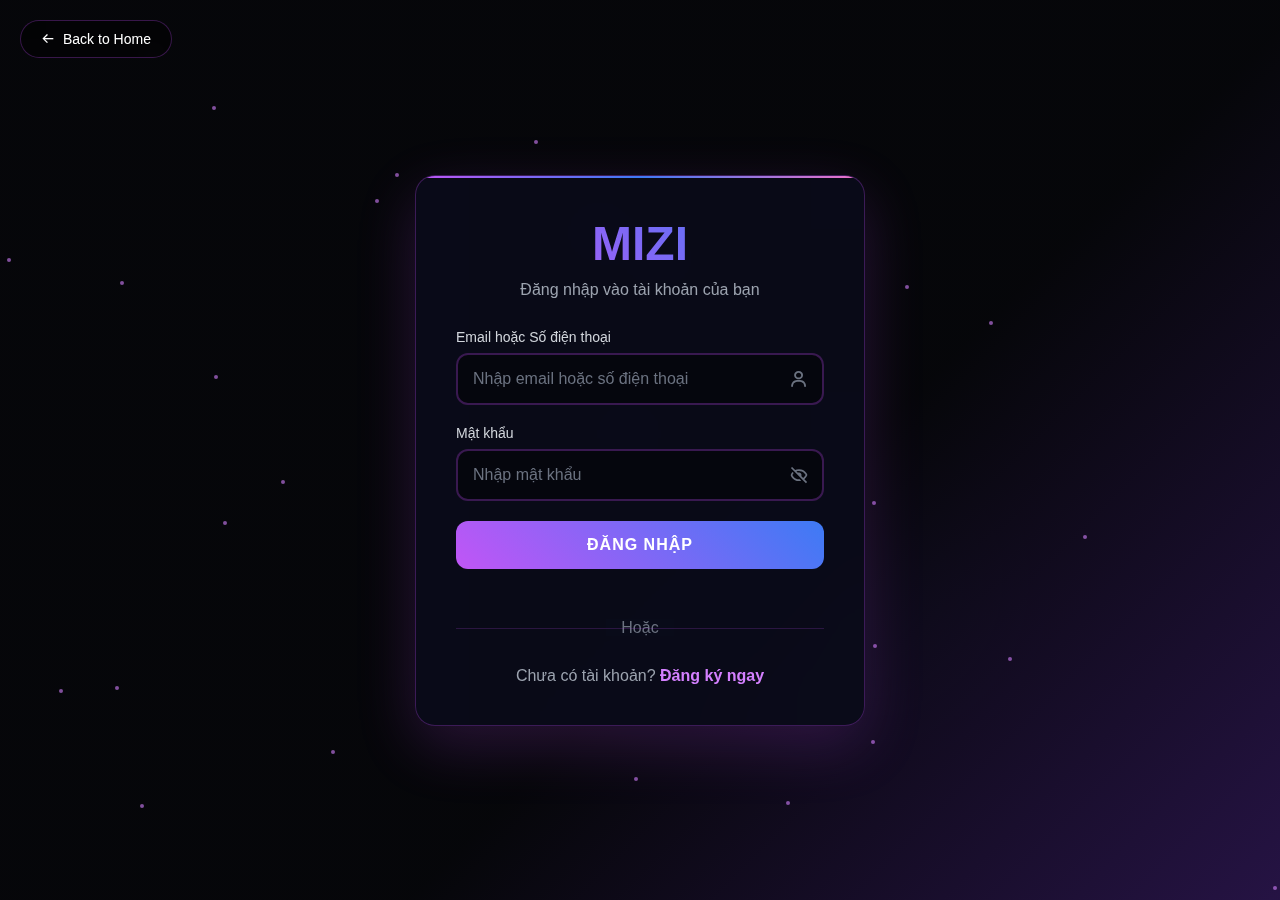
<file: chatting.html>
<!DOCTYPE html>
<html lang="en">
<head>
    <meta charset="UTF-8">
    <meta name="viewport" content="width=device-width, initial-scale=1.0">
    <title>SHYRED - Chat</title>
    <link href='https://unpkg.com/boxicons@2.1.4/css/boxicons.min.css' rel='stylesheet'>
    <style>
        /* Reset and Base Styles */
        * {
            margin: 0;
            padding: 0;
            box-sizing: border-box;
        }

        body {
            font-family: -apple-system, BlinkMacSystemFont, 'Segoe UI', 'Roboto', sans-serif;
            background: #0a0b1a;
            color: white;
            overflow: hidden;
            height: 100vh;
        }

        /* CSS Variables */
        :root {
            --cyber-dark: hsl(230, 25%, 3%);
            --cyber-purple: hsl(280, 90%, 65%);
            --cyber-blue: hsl(220, 90%, 60%);
            --cyber-pink: hsl(320, 85%, 70%);
            --cyber-glow: hsl(280, 100%, 75%);
        }

        /* Navigation */
        .navigation {
            position: relative;
            z-index: 1000;
            padding: 16px 24px;
            background: rgba(10, 11, 26, 0.95);
            backdrop-filter: blur(20px);
            border-bottom: 1px solid rgba(180, 71, 235, 0.3);
        }

        .nav-content {
            display: flex;
            justify-content: space-between;
            align-items: center;
        }

        .logo-section {
            display: flex;
            align-items: center;
            gap: 20px;
        }

        .logo {
            font-size: 24px;
            font-weight: bold;
            color: var(--cyber-glow);
            text-shadow: 0 0 10px var(--cyber-glow);
        }

        .user-avatar {
            width: 32px;
            height: 32px;
            border-radius: 50%;
            border: 2px solid var(--cyber-glow);
            object-fit: cover;
        }

        .nav-links {
            display: flex;
            gap: 32px;
        }

        .nav-link {
            color: #9ca3af;
            text-decoration: none;
            font-weight: 500;
            font-size: 14px;
            transition: color 0.3s ease;
        }

        .nav-link:hover,
        .nav-link.active {
            color: var(--cyber-glow);
            text-shadow: 0 0 10px var(--cyber-glow);
        }

        /* Chat Layout */
        .chat-container {
            display: flex;
            height: calc(100vh - 80px);
            position: relative;
        }

        /* Friends Sidebar */
        .friends-sidebar {
            width: 300px;
            background: rgba(10, 11, 26, 0.95);
            backdrop-filter: blur(20px);
            border-right: 1px solid rgba(180, 71, 235, 0.3);
            display: flex;
            flex-direction: column;
        }

        .sidebar-header {
            padding: 20px;
            border-bottom: 1px solid rgba(180, 71, 235, 0.3);
            display: flex;
            justify-content: space-between;
            align-items: center;
        }

        .sidebar-title {
            font-size: 18px;
            font-weight: bold;
            color: var(--cyber-glow);
        }

        .add-friend-btn {
            background: linear-gradient(45deg, var(--cyber-purple), var(--cyber-blue));
            border: none;
            border-radius: 50%;
            width: 40px;
            height: 40px;
            color: white;
            cursor: pointer;
            transition: transform 0.3s ease;
            font-size: 18px;
        }

        .add-friend-btn:hover {
            transform: scale(1.1);
            box-shadow: 0 0 20px var(--cyber-glow);
        }

        .search-friends {
            padding: 15px 20px;
            border-bottom: 1px solid rgba(180, 71, 235, 0.3);
        }

        .search-input {
            width: 100%;
            background: rgba(255, 255, 255, 0.1);
            border: 1px solid rgba(180, 71, 235, 0.5);
            border-radius: 20px;
            padding: 10px 15px;
            color: white;
            font-size: 14px;
            outline: none;
        }

        .search-input::placeholder {
            color: rgba(255, 255, 255, 0.5);
        }

        .friends-list {
            flex: 1;
            overflow-y: auto;
            padding: 10px 0;
        }

        /* Custom scrollbar */
        .friends-list::-webkit-scrollbar {
            width: 6px;
        }

        .friends-list::-webkit-scrollbar-track {
            background: rgba(255, 255, 255, 0.1);
        }

        .friends-list::-webkit-scrollbar-thumb {
            background: var(--cyber-purple);
            border-radius: 3px;
        }

        .friend-item {
            display: flex;
            align-items: center;
            padding: 12px 20px;
            cursor: pointer;
            transition: background 0.3s ease;
            border-left: 3px solid transparent;
        }

        .friend-item:hover {
            background: rgba(180, 71, 235, 0.1);
        }

        .friend-item.active {
            background: rgba(180, 71, 235, 0.2);
            border-left-color: var(--cyber-glow);
        }

        .friend-avatar {
            width: 40px;
            height: 40px;
            border-radius: 50%;
            object-fit: cover;
            margin-right: 12px;
            border: 2px solid var(--cyber-purple);
        }

        .friend-info {
            flex: 1;
        }

        .friend-name {
            font-weight: 500;
            font-size: 14px;
            margin-bottom: 2px;
        }

        .friend-status {
            font-size: 12px;
            color: rgba(255, 255, 255, 0.6);
        }

        .friend-online {
            color: #10b981;
        }

        .unread-count {
            background: var(--cyber-purple);
            color: white;
            border-radius: 10px;
            padding: 2px 6px;
            font-size: 11px;
            font-weight: bold;
            min-width: 18px;
            text-align: center;
        }

        /* Chat Area */
        .chat-area {
            flex: 1;
            display: flex;
            flex-direction: column;
            background: rgba(10, 11, 26, 0.8);
        }

        .chat-header {
            padding: 20px;
            border-bottom: 1px solid rgba(180, 71, 235, 0.3);
            display: flex;
            justify-content: space-between;
            align-items: center;
            background: rgba(10, 11, 26, 0.95);
        }

        .chat-user-info {
            display: flex;
            align-items: center;
            gap: 12px;
        }

        .chat-user-avatar {
            width: 45px;
            height: 45px;
            border-radius: 50%;
            object-fit: cover;
            border: 2px solid var(--cyber-glow);
        }

        .chat-user-name {
            font-size: 16px;
            font-weight: bold;
            color: var(--cyber-glow);
        }

        .chat-user-status {
            font-size: 12px;
            color: #10b981;
        }

        .chat-actions {
            display: flex;
            gap: 10px;
        }

        .chat-action-btn {
            background: rgba(255, 255, 255, 0.1);
            border: none;
            border-radius: 50%;
            width: 35px;
            height: 35px;
            color: white;
            cursor: pointer;
            transition: all 0.3s ease;
            font-size: 16px;
        }

        .chat-action-btn:hover {
            background: var(--cyber-purple);
            transform: scale(1.1);
        }

        /* Chat Messages */
        .chat-messages {
            flex: 1;
            overflow-y: auto;
            padding: 20px;
            background: linear-gradient(135deg, rgba(10, 11, 26, 0.9), rgba(180, 71, 235, 0.05));
        }

        .chat-messages::-webkit-scrollbar {
            width: 8px;
        }

        .chat-messages::-webkit-scrollbar-track {
            background: rgba(255, 255, 255, 0.1);
        }

        .chat-messages::-webkit-scrollbar-thumb {
            background: var(--cyber-purple);
            border-radius: 4px;
        }

        .message {
            margin-bottom: 20px;
            display: flex;
            align-items: flex-start;
            gap: 10px;
        }

        .message.sent {
            flex-direction: row-reverse;
        }

        .message-avatar {
            width: 35px;
            height: 35px;
            border-radius: 50%;
            object-fit: cover;
            border: 2px solid var(--cyber-purple);
        }

        .message-content {
            max-width: 60%;
            position: relative;
        }

        .message-bubble {
            background: rgba(255, 255, 255, 0.1);
            border-radius: 18px;
            padding: 12px 16px;
            position: relative;
            backdrop-filter: blur(10px);
            border: 1px solid rgba(180, 71, 235, 0.3);
        }

        .message.sent .message-bubble {
            background: linear-gradient(45deg, var(--cyber-purple), var(--cyber-blue));
        }

        .message-text {
            margin: 0;
            line-height: 1.4;
            font-size: 14px;
        }

        .message-time {
            font-size: 11px;
            color: rgba(255, 255, 255, 0.6);
            margin-top: 5px;
            display: flex;
            align-items: center;
            gap: 5px;
        }

        .message.sent .message-time {
            justify-content: flex-end;
        }

        .message-status {
            font-size: 11px;
            color: #10b981;
        }

        .message-menu {
            position: absolute;
            top: 5px;
            right: 5px;
            opacity: 0;
            transition: opacity 0.3s ease;
        }

        .message:hover .message-menu {
            opacity: 1;
        }

        .message-menu-btn {
            background: none;
            border: none;
            color: rgba(255, 255, 255, 0.6);
            cursor: pointer;
            padding: 5px;
            border-radius: 50%;
            transition: all 0.3s ease;
        }

        .message-menu-btn:hover {
            background: rgba(255, 255, 255, 0.1);
            color: white;
        }

        .reply-preview {
            background: rgba(255, 255, 255, 0.05);
            border-left: 3px solid var(--cyber-purple);
            padding: 8px 12px;
            margin-bottom: 8px;
            border-radius: 8px;
            font-size: 12px;
            color: rgba(255, 255, 255, 0.7);
        }

        .quick-reactions {
            position: absolute;
            bottom: -25px;
            right: 10px;
            display: flex;
            gap: 5px;
            opacity: 0;
            transition: opacity 0.3s ease;
        }

        .message:hover .quick-reactions {
            opacity: 1;
        }

        .reaction-btn {
            background: rgba(255, 255, 255, 0.1);
            border: none;
            border-radius: 50%;
            width: 25px;
            height: 25px;
            font-size: 12px;
            cursor: pointer;
            transition: transform 0.2s ease;
        }

        .reaction-btn:hover {
            transform: scale(1.2);
        }

        /* Chat Input */
        .chat-input-area {
            padding: 20px;
            border-top: 1px solid rgba(180, 71, 235, 0.3);
            background: rgba(10, 11, 26, 0.95);
        }

        .chat-input-container {
            display: flex;
            align-items: center;
            gap: 10px;
            background: rgba(255, 255, 255, 0.1);
            border-radius: 25px;
            padding: 10px 15px;
            border: 1px solid rgba(180, 71, 235, 0.3);
        }

        .chat-input {
            flex: 1;
            background: none;
            border: none;
            color: white;
            font-size: 14px;
            outline: none;
            padding: 5px;
        }

        .chat-input::placeholder {
            color: rgba(255, 255, 255, 0.5);
        }

        .input-actions {
            display: flex;
            gap: 8px;
        }

        .input-action-btn {
            background: none;
            border: none;
            color: rgba(255, 255, 255, 0.6);
            cursor: pointer;
            padding: 5px;
            border-radius: 50%;
            transition: all 0.3s ease;
            font-size: 18px;
        }

        .input-action-btn:hover {
            color: var(--cyber-glow);
            transform: scale(1.1);
        }

        .send-btn {
            background: linear-gradient(45deg, var(--cyber-purple), var(--cyber-blue));
            border: none;
            border-radius: 50%;
            width: 35px;
            height: 35px;
            color: white;
            cursor: pointer;
            transition: all 0.3s ease;
            font-size: 16px;
        }

        .send-btn:hover {
            transform: scale(1.1);
            box-shadow: 0 0 20px var(--cyber-glow);
        }

        /* Modals */
        .modal {
            position: fixed;
            top: 0;
            left: 0;
            width: 100%;
            height: 100%;
            background: rgba(0, 0, 0, 0.8);
            display: none;
            align-items: center;
            justify-content: center;
            z-index: 2000;
        }

        .modal-content {
            background: rgba(10, 11, 26, 0.95);
            border-radius: 15px;
            padding: 30px;
            max-width: 400px;
            width: 90%;
            border: 1px solid rgba(180, 71, 235, 0.3);
            backdrop-filter: blur(20px);
        }

        .modal-header {
            margin-bottom: 20px;
        }

        .modal-title {
            font-size: 18px;
            font-weight: bold;
            color: var(--cyber-glow);
            margin-bottom: 5px;
        }

        .modal-subtitle {
            font-size: 14px;
            color: rgba(255, 255, 255, 0.7);
        }

        .form-group {
            margin-bottom: 20px;
        }

        .form-label {
            display: block;
            margin-bottom: 8px;
            font-size: 14px;
            color: rgba(255, 255, 255, 0.8);
        }

        .form-input {
            width: 100%;
            background: rgba(255, 255, 255, 0.1);
            border: 1px solid rgba(180, 71, 235, 0.5);
            border-radius: 8px;
            padding: 12px;
            color: white;
            font-size: 14px;
            outline: none;
        }

        .form-input::placeholder {
            color: rgba(255, 255, 255, 0.5);
        }

        .modal-actions {
            display: flex;
            gap: 10px;
            justify-content: flex-end;
        }

        .btn {
            padding: 10px 20px;
            border: none;
            border-radius: 8px;
            font-weight: bold;
            cursor: pointer;
            transition: all 0.3s ease;
        }

        .btn-primary {
            background: linear-gradient(45deg, var(--cyber-purple), var(--cyber-blue));
            color: white;
        }

        .btn-secondary {
            background: rgba(255, 255, 255, 0.1);
            color: white;
            border: 1px solid rgba(180, 71, 235, 0.3);
        }

        .btn:hover {
            transform: scale(1.05);
        }

        /* Notifications */
        .notification {
            position: fixed;
            top: 20px;
            right: 20px;
            background: linear-gradient(45deg, var(--cyber-purple), var(--cyber-blue));
            color: white;
            padding: 15px 20px;
            border-radius: 10px;
            font-weight: 500;
            z-index: 3000;
            transform: translateX(400px);
            transition: transform 0.3s ease;
            box-shadow: 0 10px 40px rgba(180, 71, 235, 0.4);
        }

        .notification.show {
            transform: translateX(0);
        }

        /* Welcome state */
        .welcome-state {
            display: flex;
            flex-direction: column;
            align-items: center;
            justify-content: center;
            height: 100%;
            text-align: center;
            padding: 40px;
        }

        .welcome-icon {
            font-size: 64px;
            color: var(--cyber-glow);
            margin-bottom: 20px;
            opacity: 0.5;
        }

        .welcome-title {
            font-size: 24px;
            font-weight: bold;
            margin-bottom: 10px;
            color: var(--cyber-glow);
        }

        .welcome-subtitle {
            color: rgba(255, 255, 255, 0.6);
            font-size: 16px;
        }

        /* Responsive */
        @media (max-width: 768px) {
            .friends-sidebar {
                position: absolute;
                left: -300px;
                z-index: 1500;
                transition: left 0.3s ease;
            }

            .friends-sidebar.open {
                left: 0;
            }

            .nav-links {
                display: none;
            }
        }

        /* Animations */
        @keyframes slideIn {
            from {
                transform: translateY(20px);
                opacity: 0;
            }
            to {
                transform: translateY(0);
                opacity: 1;
            }
        }

        .message {
            animation: slideIn 0.3s ease;
        }

        /* Context Menu */
        .context-menu {
            position: absolute;
            background: rgba(10, 11, 26, 0.95);
            border: 1px solid rgba(180, 71, 235, 0.3);
            border-radius: 8px;
            padding: 5px 0;
            min-width: 150px;
            box-shadow: 0 10px 40px rgba(0, 0, 0, 0.5);
            backdrop-filter: blur(20px);
            z-index: 2500;
            display: none;
        }

        .context-menu-item {
            padding: 10px 15px;
            cursor: pointer;
            font-size: 14px;
            transition: background 0.3s ease;
            display: flex;
            align-items: center;
            gap: 10px;
        }

        .context-menu-item:hover {
            background: rgba(180, 71, 235, 0.2);
        }

        .context-menu-item i {
            font-size: 16px;
            width: 16px;
        }

        /* Chat customization panel */
        .customization-panel {
            position: absolute;
            top: 0;
            right: -300px;
            width: 300px;
            height: 100%;
            background: rgba(10, 11, 26, 0.95);
            border-left: 1px solid rgba(180, 71, 235, 0.3);
            padding: 20px;
            transition: right 0.3s ease;
            z-index: 1000;
            backdrop-filter: blur(20px);
        }

        .customization-panel.open {
            right: 0;
        }

        .panel-header {
            margin-bottom: 30px;
        }

        .panel-title {
            font-size: 18px;
            font-weight: bold;
            color: var(--cyber-glow);
            margin-bottom: 5px;
        }

        .color-picker-group {
            margin-bottom: 25px;
        }

        .color-picker-label {
            display: block;
            margin-bottom: 10px;
            font-size: 14px;
            color: rgba(255, 255, 255, 0.8);
        }

        .color-picker {
            width: 100%;
            height: 40px;
            border: none;
            border-radius: 8px;
            background: rgba(255, 255, 255, 0.1);
            cursor: pointer;
        }

        .background-options {
            display: grid;
            grid-template-columns: repeat(3, 1fr);
            gap: 10px;
            margin-top: 10px;
        }

        .bg-option {
            width: 60px;
            height: 60px;
            border-radius: 8px;
            cursor: pointer;
            border: 2px solid transparent;
            transition: border-color 0.3s ease;
        }

        .bg-option.selected {
            border-color: var(--cyber-glow);
        }

        .bg-upload {
            background: rgba(255, 255, 255, 0.1) !important;
            display: flex !important;
            align-items: center !important;
            justify-content: center !important;
            font-size: 24px !important;
            color: var(--cyber-glow) !important;
            border: 2px dashed rgba(180, 71, 235, 0.5) !important;
        }

        .bg-upload:hover {
            background: rgba(180, 71, 235, 0.2) !important;
            border-color: var(--cyber-glow) !important;
        }

        /* Enhanced message styling */
        .message-bubble {
            position: relative;
            overflow: hidden;
        }

        .message-bubble::before {
            content: '';
            position: absolute;
            top: 0;
            left: 0;
            right: 0;
            bottom: 0;
            background: linear-gradient(45deg, transparent 30%, rgba(255, 255, 255, 0.1) 50%, transparent 70%);
            transform: translateX(-100%);
            transition: transform 0.6s ease;
        }

        .message:hover .message-bubble::before {
            transform: translateX(100%);
        }

        /* Enhanced friend list with status indicators */
        .friend-item::before {
            content: '';
            position: absolute;
            left: 0;
            top: 0;
            bottom: 0;
            width: 0;
            background: linear-gradient(45deg, var(--cyber-purple), var(--cyber-blue));
            transition: width 0.3s ease;
        }

        .friend-item:hover::before {
            width: 3px;
        }

        .friend-avatar {
            position: relative;
        }

        .friend-avatar::after {
            content: '';
            position: absolute;
            bottom: 2px;
            right: 2px;
            width: 12px;
            height: 12px;
            border-radius: 50%;
            border: 2px solid var(--cyber-dark);
        }

        .friend-item[data-status="online"] .friend-avatar::after {
            background: #10b981;
            box-shadow: 0 0 10px #10b981;
        }

        .friend-item[data-status="offline"] .friend-avatar::after {
            background: #6b7280;
        }

        /* Typing indicator */
        .typing-indicator {
            display: none;
            padding: 10px 15px;
            margin: 10px 0;
            background: rgba(255, 255, 255, 0.1);
            border-radius: 18px;
            align-items: center;
            gap: 10px;
        }

        .typing-dots {
            display: flex;
            gap: 4px;
        }

        .typing-dot {
            width: 8px;
            height: 8px;
            border-radius: 50%;
            background: var(--cyber-glow);
            animation: typingDot 1.4s infinite ease-in-out;
        }

        .typing-dot:nth-child(2) {
            animation-delay: 0.2s;
        }

        .typing-dot:nth-child(3) {
            animation-delay: 0.4s;
        }

        @keyframes typingDot {
            0%, 60%, 100% {
                transform: translateY(0);
                opacity: 0.4;
            }
            30% {
                transform: translateY(-10px);
                opacity: 1;
            }
        }

        /* Enhanced emoji picker placeholder */
        .emoji-picker {
            position: absolute;
            bottom: 60px;
            right: 20px;
            background: rgba(10, 11, 26, 0.95);
            border: 1px solid rgba(180, 71, 235, 0.3);
            border-radius: 15px;
            padding: 20px;
            display: none;
            backdrop-filter: blur(20px);
            z-index: 2000;
            min-width: 300px;
        }

        .emoji-grid {
            display: grid;
            grid-template-columns: repeat(8, 1fr);
            gap: 8px;
            max-height: 200px;
            overflow-y: auto;
        }

        .emoji-item {
            width: 30px;
            height: 30px;
            display: flex;
            align-items: center;
            justify-content: center;
            border-radius: 6px;
            cursor: pointer;
            font-size: 18px;
            transition: background 0.2s ease;
        }

        .emoji-item:hover {
            background: rgba(180, 71, 235, 0.2);
        }

        /* Voice message visualization */
        .voice-message {
            display: flex;
            align-items: center;
            gap: 10px;
            padding: 10px;
            background: rgba(255, 255, 255, 0.1);
            border-radius: 15px;
            margin: 5px 0;
        }

        .voice-waveform {
            display: flex;
            align-items: center;
            gap: 2px;
            flex: 1;
        }

        .voice-bar {
            width: 3px;
            background: var(--cyber-glow);
            border-radius: 2px;
            animation: voiceWave 1s infinite alternate;
        }

        .voice-bar:nth-child(odd) {
            animation-delay: 0.1s;
        }

        .voice-bar:nth-child(even) {
            animation-delay: 0.2s;
        }

        @keyframes voiceWave {
            from { height: 4px; }
            to { height: 20px; }
        }

        .voice-duration {
            font-size: 12px;
            color: rgba(255, 255, 255, 0.7);
        }

        .voice-play-btn {
            background: none;
            border: none;
            color: var(--cyber-glow);
            font-size: 18px;
            cursor: pointer;
            padding: 5px;
            border-radius: 50%;
            transition: all 0.3s ease;
        }

        .voice-play-btn:hover {
            background: rgba(180, 71, 235, 0.2);
            transform: scale(1.1);
        }

        /* Group chat styles */
        .group-indicator {
            background: linear-gradient(45deg, var(--cyber-purple), var(--cyber-pink));
            color: white;
            padding: 2px 6px;
            border-radius: 10px;
            font-size: 10px;
            font-weight: bold;
            margin-left: 5px;
        }

        .group-members {
            font-size: 12px;
            color: rgba(255, 255, 255, 0.6);
            margin-top: 2px;
        }
    </style>
</head>
<body>
    <!-- Navigation -->
    <nav class="navigation">
        <div class="nav-content">
            <div class="logo-section">
                <img id="userAvatar" class="user-avatar" src="" alt="User Avatar" style="display: none;">
                <div class="logo">SHYRED</div>
            </div>
            <div class="nav-links">
                <a href="index.html" class="nav-link">HOME</a>
                <a href="video.html" class="nav-link">VIDEO</a>
                <a href="marketplace.html" class="nav-link">MARKETPLACE</a>
                <a href="chatting.html" class="nav-link active">CHATTING</a>
            </div>
        </div>
    </nav>

    <!-- Main Chat Container -->
    <div class="chat-container">
        <!-- Friends Sidebar -->
        <div class="friends-sidebar">
            <div class="sidebar-header">
                <div class="sidebar-title">Tin nhắn</div>
                <button class="add-friend-btn" onclick="showAddFriendModal()">
                    <i class='bx bx-plus'></i>
                </button>
            </div>

            <div class="search-friends">
                <input type="text" class="search-input" placeholder="Tìm kiếm bạn bè..." id="searchFriends">
            </div>

            <div class="friends-list" id="friendsList">
                <!-- Sample friends will be populated by JavaScript -->
            </div>
        </div>

        <!-- Chat Area -->
        <div class="chat-area">
            <!-- Welcome State (shown when no chat is selected) -->
            <div class="welcome-state" id="welcomeState">
                <div class="welcome-icon">💬</div>
                <div class="welcome-title">Chào mừng đến với SHYRED Chat</div>
                <div class="welcome-subtitle">Chọn một cuộc trò chuyện để bắt đầu nhắn tin</div>
            </div>

            <!-- Chat Header (hidden initially) -->
            <div class="chat-header" id="chatHeader" style="display: none;">
                <div class="chat-user-info">
                    <img class="chat-user-avatar" id="chatUserAvatar" src="" alt="User Avatar">
                    <div>
                        <div class="chat-user-name" id="chatUserName">Tên người dùng</div>
                        <div class="chat-user-status" id="chatUserStatus">Đang hoạt động</div>
                    </div>
                </div>
                <div class="chat-actions">
                    <button class="chat-action-btn" onclick="makeVideoCall()" title="Gọi video">
                        <i class='bx bx-video'></i>
                    </button>
                    <button class="chat-action-btn" onclick="makeVoiceCall()" title="Gọi thoại">
                        <i class='bx bx-phone'></i>
                    </button>
                    <button class="chat-action-btn" onclick="toggleCustomization()" title="Tùy chỉnh">
                        <i class='bx bx-palette'></i>
                    </button>
                    <button class="chat-action-btn" onclick="showChatOptions()" title="Tùy chọn">
                        <i class='bx bx-dots-vertical-rounded'></i>
                    </button>
                </div>
            </div>

            <!-- Chat Messages (hidden initially) -->
            <div class="chat-messages" id="chatMessages" style="display: none;">
                <!-- Messages will be populated by JavaScript -->
            </div>

            <!-- Chat Input (hidden initially) -->
            <div class="chat-input-area" id="chatInputArea" style="display: none;">
                <div class="chat-input-container">
                    <div class="input-actions">
                        <button class="input-action-btn" onclick="attachFile()" title="Đính kèm file">
                            <i class='bx bx-paperclip'></i>
                        </button>
                        <button class="input-action-btn" onclick="attachImage()" title="Gửi hình ảnh">
                            <i class='bx bx-image'></i>
                        </button>
                        <button class="input-action-btn" onclick="recordVoice()" title="Ghi âm">
                            <i class='bx bx-microphone'></i>
                        </button>
                        <button class="input-action-btn" onclick="shareLocation()" title="Chia sẻ vị trí">
                            <i class='bx bx-location-plus'></i>
                        </button>
                        <button class="input-action-btn" onclick="showEmoji()" title="Emoji">
                            <i class='bx bx-smile'></i>
                        </button>
                    </div>
                    <input type="text" class="chat-input" id="messageInput" placeholder="Nhập tin nhắn...">
                    <button class="send-btn" onclick="sendMessage()">
                        <i class='bx bx-send'></i>
                    </button>
                </div>
            </div>
        </div>

        <!-- Chat Customization Panel -->
        <div class="customization-panel" id="customizationPanel">
            <div class="panel-header">
                <div class="panel-title">Tùy chỉnh chat</div>
                <button class="chat-action-btn" onclick="toggleCustomization()">
                    <i class='bx bx-x'></i>
                </button>
            </div>

            <div class="color-picker-group">
                <label class="color-picker-label">Màu chữ tin nhắn</label>
                <input type="color" class="color-picker" id="textColorPicker" value="#ffffff">
            </div>

            <div class="color-picker-group">
                <label class="color-picker-label">Màu nền tin nhắn</label>
                <input type="color" class="color-picker" id="bubbleColorPicker" value="#b447eb">
            </div>

            <div class="color-picker-group">
                <label class="color-picker-label">Hình nền chat</label>
                <div class="background-options">
                    <div class="bg-option" style="background: linear-gradient(45deg, #b447eb, #2b6cee);" onclick="changeChatBackground('gradient1')"></div>
                    <div class="bg-option" style="background: linear-gradient(45deg, #ff6b6b, #4ecdc4);" onclick="changeChatBackground('gradient2')"></div>
                    <div class="bg-option" style="background: linear-gradient(45deg, #a8edea, #fed6e3);" onclick="changeChatBackground('gradient3')"></div>
                    <div class="bg-option" style="background: linear-gradient(45deg, #667eea, #764ba2);" onclick="changeChatBackground('gradient4')"></div>
                    <div class="bg-option" style="background: linear-gradient(45deg, #f093fb, #f5576c);" onclick="changeChatBackground('gradient5')"></div>
                    <div class="bg-option" style="background: linear-gradient(45deg, #4facfe, #00f2fe);" onclick="changeChatBackground('gradient6')"></div>
                    <div class="bg-option bg-upload" onclick="uploadCustomBackground()">
                        <i class='bx bx-image-add'></i>
                    </div>
                </div>
                <div class="form-group" style="margin-top: 15px;">
                    <input type="file" id="backgroundImageInput" accept="image/*" style="display: none;" onchange="handleBackgroundUpload(event)">
                    <button type="button" class="btn btn-secondary" onclick="document.getElementById('backgroundImageInput').click()" style="width: 100%; font-size: 12px;">
                        <i class='bx bx-upload'></i> Tải ảnh nền tùy chỉnh
                    </button>
                </div>
            </div>
        </div>
    </div>

    <!-- Add Friend Modal -->
    <div class="modal" id="addFriendModal">
        <div class="modal-content">
            <div class="modal-header">
                <div class="modal-title">Thêm bạn</div>
                <div class="modal-subtitle">Tìm kiếm bạn bè để kết nối</div>
            </div>
            <form id="addFriendForm">
                <div class="form-group">
                    <label class="form-label">ID người dùng (@mizi_xxxxxxxxx)</label>
                    <input type="text" class="form-input" id="friendId" placeholder="@mizi_123456789">
                </div>
                <div class="form-group">
                    <label class="form-label">Hoặc Gmail</label>
                    <input type="email" class="form-input" id="friendEmail" placeholder="example@gmail.com">
                </div>
                <div class="form-group">
                    <label class="form-label">Hoặc số điện thoại</label>
                    <input type="tel" class="form-input" id="friendPhone" placeholder="0123456789">
                </div>
                <div class="modal-actions">
                    <button type="button" class="btn btn-secondary" onclick="closeAddFriendModal()">Hủy</button>
                    <button type="submit" class="btn btn-primary">Gửi lời mời</button>
                </div>
            </form>
        </div>
    </div>

    <!-- Create Group Modal -->
    <div class="modal" id="createGroupModal">
        <div class="modal-content">
            <div class="modal-header">
                <div class="modal-title">Tạo nhóm chat</div>
                <div class="modal-subtitle">Tạo nh��m để trò chuyện với nhiều người</div>
            </div>
            <form id="createGroupForm">
                <div class="form-group">
                    <label class="form-label">Tên nhóm</label>
                    <input type="text" class="form-input" id="groupName" placeholder="Nhập tên nhóm...">
                </div>
                <div class="form-group">
                    <label class="form-label">Mô tả nhóm (tùy chọn)</label>
                    <input type="text" class="form-input" id="groupDescription" placeholder="Mô tả ngắn về nhóm...">
                </div>
                <div class="form-group">
                    <label class="form-label">Thêm thành viên</label>
                    <div id="friendCheckboxes">
                        <!-- Will be populated by JavaScript -->
                    </div>
                </div>
                <div class="modal-actions">
                    <button type="button" class="btn btn-secondary" onclick="closeCreateGroupModal()">Hủy</button>
                    <button type="submit" class="btn btn-primary">Tạo nhóm</button>
                </div>
            </form>
        </div>
    </div>

    <!-- Context Menu -->
    <div class="context-menu" id="contextMenu">
        <div class="context-menu-item" onclick="replyToMessage()">
            <i class='bx bx-reply'></i> Trả lời
        </div>
        <div class="context-menu-item" onclick="editMessage()">
            <i class='bx bx-edit'></i> Chỉnh sửa
        </div>
        <div class="context-menu-item" onclick="shareMessage()">
            <i class='bx bx-share'></i> Chia sẻ
        </div>
        <div class="context-menu-item" onclick="deleteMessage()">
            <i class='bx bx-trash'></i> Xóa
        </div>
    </div>

    <!-- Notification -->
    <div class="notification" id="notification"></div>

    <!-- Hidden file inputs -->
    <input type="file" id="fileInput" style="display: none;" accept="*/*">
    <input type="file" id="imageInput" style="display: none;" accept="image/*">

    <script>
        // Global variables
        let currentUser = null;
        let currentChat = null;
        let friends = [];
        let messages = {};
        let friendRequests = [];
        let contextMenuTarget = null;
        let replyingTo = null;

        // Initialize the app
        document.addEventListener('DOMContentLoaded', function() {
            loadSavedTheme();
            loadCurrentUser();
            initializeSampleData();
            setupEventListeners();
            loadCustomBackground();
            console.log('SHYRED Chat initialized successfully!');
        });

        // Load and apply saved theme
        function loadSavedTheme() {
            const user = JSON.parse(localStorage.getItem('shyred_current_user') || 'null');
            if (user && user.settings && user.settings.theme) {
                applyTheme(user.settings.theme);
            }
        }

        // Apply theme to page
        function applyTheme(theme) {
            const root = document.documentElement;
            root.style.setProperty('--cyber-purple', theme.primaryColor);
            root.style.setProperty('--cyber-blue', theme.secondaryColor);
            root.style.setProperty('--cyber-pink', theme.accentColor);
            root.style.setProperty('--cyber-glow', theme.primaryColor);
        }

        // Load current user
        function loadCurrentUser() {
            currentUser = JSON.parse(localStorage.getItem('shyred_current_user') || 'null');
            if (!currentUser) {
                // Redirect to login if not authenticated
                window.location.href = 'login.html';
                return;
            }

            // Generate user ID if not exists
            if (!currentUser.chatId) {
                currentUser.chatId = generateUserId();
                localStorage.setItem('shyred_current_user', JSON.stringify(currentUser));
            }

            // Update navigation avatar
            const userAvatar = document.getElementById('userAvatar');
            if (currentUser.avatar) {
                userAvatar.src = currentUser.avatar;
                userAvatar.style.display = 'block';
            }
        }

        // Generate unique user ID
        function generateUserId() {
            const numbers = Math.floor(Math.random() * 1000000000).toString().padStart(9, '0');
            return `@mizi_${numbers}`;
        }

        // Initialize sample data
        function initializeSampleData() {
            // Load friends from localStorage or create sample friends
            friends = JSON.parse(localStorage.getItem('shyred_friends') || '[]');
            
            if (friends.length === 0) {
                friends = [
                    {
                        id: '@mizi_123456789',
                        name: 'Lê An',
                        nickname: 'An',
                        avatar: '[data-uri]',
                        status: 'online',
                        lastSeen: 'Đang hoạt động',
                        type: 'user'
                    },
                    {
                        id: '@mizi_987654321',
                        name: 'Nguyễn Minh',
                        nickname: 'Minh',
                        avatar: '[data-uri]',
                        status: 'offline',
                        lastSeen: 'Hoạt động 2 giờ trước',
                        type: 'user'
                    },
                    {
                        id: 'group_001',
                        name: 'Nhóm Dev SHYRED',
                        nickname: 'Dev Team',
                        avatar: '[data-uri]',
                        status: 'online',
                        lastSeen: '5 thành viên',
                        type: 'group',
                        members: ['@mizi_123456789', '@mizi_987654321', currentUser.chatId]
                    }
                ];
                localStorage.setItem('shyred_friends', JSON.stringify(friends));
            }

            // Initialize sample messages
            messages = JSON.parse(localStorage.getItem('shyred_messages') || '{}');
            
            if (Object.keys(messages).length === 0) {
                messages = {
                    '@mizi_123456789': [
                        {
                            id: Date.now() + 1,
                            text: 'Chào bạn! 👋',
                            sender: '@mizi_123456789',
                            timestamp: Date.now() - 3600000,
                            status: 'read'
                        },
                        {
                            id: Date.now() + 2,
                            text: 'Hôm nay thế nào?',
                            sender: currentUser.chatId,
                            timestamp: Date.now() - 1800000,
                            status: 'read'
                        }
                    ]
                };
                localStorage.setItem('shyred_messages', JSON.stringify(messages));
            }

            renderFriendsList();
        }

        // Setup event listeners
        function setupEventListeners() {
            // Search friends
            document.getElementById('searchFriends').addEventListener('input', function(e) {
                const searchTerm = e.target.value.toLowerCase();
                renderFriendsList(searchTerm);
            });

            // Message input Enter key
            document.getElementById('messageInput').addEventListener('keypress', function(e) {
                if (e.key === 'Enter') {
                    sendMessage();
                }
            });

            // Context menu
            document.addEventListener('click', function(e) {
                const contextMenu = document.getElementById('contextMenu');
                contextMenu.style.display = 'none';
            });

            // Close customization panel when clicking outside
            document.addEventListener('click', function(e) {
                const panel = document.getElementById('customizationPanel');
                const trigger = e.target.closest('.chat-action-btn');
                if (!panel.contains(e.target) && !trigger) {
                    panel.classList.remove('open');
                }
            });

            // Color pickers
            document.getElementById('textColorPicker').addEventListener('change', function(e) {
                updateChatColors('text', e.target.value);
            });

            document.getElementById('bubbleColorPicker').addEventListener('change', function(e) {
                updateChatColors('bubble', e.target.value);
            });

            // File inputs
            document.getElementById('fileInput').addEventListener('change', function(e) {
                handleFileUpload(e.target.files[0]);
            });

            document.getElementById('imageInput').addEventListener('change', function(e) {
                handleImageUpload(e.target.files[0]);
            });
        }

        // Render friends list
        function renderFriendsList(searchTerm = '') {
            const friendsList = document.getElementById('friendsList');
            const filteredFriends = friends.filter(friend => 
                friend.name.toLowerCase().includes(searchTerm) || 
                friend.nickname.toLowerCase().includes(searchTerm)
            );

            friendsList.innerHTML = filteredFriends.map(friend => `
                <div class="friend-item ${friend.id === currentChat ? 'active' : ''}" onclick="openChat('${friend.id}')">
                    <img class="friend-avatar" src="${friend.avatar}" alt="${friend.name}">
                    <div class="friend-info">
                        <div class="friend-name">
                            ${friend.nickname}
                            ${friend.type === 'group' ? '<span class="group-indicator">Nhóm</span>' : ''}
                        </div>
                        <div class="friend-status ${friend.status === 'online' ? 'friend-online' : ''}">
                            ${friend.type === 'group' ? friend.lastSeen : friend.lastSeen}
                        </div>
                        ${friend.type === 'group' ? `<div class="group-members">${friend.members.length} thành viên</div>` : ''}
                    </div>
                    ${getUnreadCount(friend.id) > 0 ? `<div class="unread-count">${getUnreadCount(friend.id)}</div>` : ''}
                </div>
            `).join('');
        }

        // Get unread message count
        function getUnreadCount(friendId) {
            const chatMessages = messages[friendId] || [];
            return chatMessages.filter(msg => msg.sender !== currentUser.chatId && msg.status !== 'read').length;
        }

        // Open chat with friend
        function openChat(friendId) {
            currentChat = friendId;
            const friend = friends.find(f => f.id === friendId);
            
            if (!friend) return;

            // Update UI
            document.getElementById('welcomeState').style.display = 'none';
            document.getElementById('chatHeader').style.display = 'flex';
            document.getElementById('chatMessages').style.display = 'block';
            document.getElementById('chatInputArea').style.display = 'block';

            // Update chat header
            document.getElementById('chatUserAvatar').src = friend.avatar;
            document.getElementById('chatUserName').textContent = friend.nickname;
            document.getElementById('chatUserStatus').textContent = friend.lastSeen;

            // Mark messages as read
            markMessagesAsRead(friendId);

            // Render messages
            renderMessages();
            
            // Update friends list to show active state
            renderFriendsList();
        }

        // Mark messages as read
        function markMessagesAsRead(friendId) {
            const chatMessages = messages[friendId] || [];
            chatMessages.forEach(msg => {
                if (msg.sender !== currentUser.chatId) {
                    msg.status = 'read';
                }
            });
            localStorage.setItem('shyred_messages', JSON.stringify(messages));
        }

        // Render messages
        function renderMessages() {
            if (!currentChat) return;

            const chatMessages = document.getElementById('chatMessages');
            const chatMessagesList = messages[currentChat] || [];

            chatMessages.innerHTML = chatMessagesList.map(message => {
                const sender = message.sender === currentUser.chatId ? currentUser : friends.find(f => f.id === message.sender);
                const isSent = message.sender === currentUser.chatId;
                const time = new Date(message.timestamp).toLocaleTimeString('vi-VN', { hour: '2-digit', minute: '2-digit' });

                return `
                    <div class="message ${isSent ? 'sent' : ''}" data-message-id="${message.id}">
                        <img class="message-avatar" src="${sender?.avatar || ''}" alt="${sender?.name || 'User'}">
                        <div class="message-content">
                            ${message.replyTo ? `
                                <div class="reply-preview">
                                    Trả lời: ${message.replyTo.text}
                                </div>
                            ` : ''}
                            <div class="message-bubble">
                                <p class="message-text">${message.text}</p>
                                <div class="message-menu">
                                    <button class="message-menu-btn" onclick="showMessageMenu(event, '${message.id}')">
                                        <i class='bx bx-dots-vertical-rounded'></i>
                                    </button>
                                </div>
                                <div class="quick-reactions">
                                    <button class="reaction-btn" onclick="addReaction('${message.id}', '❤️')">❤️</button>
                                    <button class="reaction-btn" onclick="addReaction('${message.id}', '😂')">😂</button>
                                    <button class="reaction-btn" onclick="addReaction('${message.id}', '👍')">👍</button>
                                </div>
                            </div>
                            <div class="message-time">
                                ${time}
                                ${isSent ? `<span class="message-status">${message.status === 'read' ? 'Đã xem' : 'Đã gửi'}</span>` : ''}
                            </div>
                        </div>
                    </div>
                `;
            }).join('');

            // Scroll to bottom
            chatMessages.scrollTop = chatMessages.scrollHeight;
        }

        // Send message
        function sendMessage() {
            const messageInput = document.getElementById('messageInput');
            const text = messageInput.value.trim();

            if (!text || !currentChat) return;

            const message = {
                id: Date.now(),
                text: text,
                sender: currentUser.chatId,
                timestamp: Date.now(),
                status: 'sent',
                replyTo: replyingTo
            };

            // Add message to chat
            if (!messages[currentChat]) {
                messages[currentChat] = [];
            }
            messages[currentChat].push(message);

            // Save to localStorage
            localStorage.setItem('shyred_messages', JSON.stringify(messages));

            // Clear input and reply
            messageInput.value = '';
            replyingTo = null;

            // Re-render messages
            renderMessages();

            // Show notification
            showNotification('Đã gửi tin nhắn');

            // Simulate read status after 2 seconds
            setTimeout(() => {
                message.status = 'read';
                localStorage.setItem('shyred_messages', JSON.stringify(messages));
                renderMessages();
            }, 2000);
        }

        // Show add friend modal
        function showAddFriendModal() {
            document.getElementById('addFriendModal').style.display = 'flex';
        }

        // Close add friend modal
        function closeAddFriendModal() {
            document.getElementById('addFriendModal').style.display = 'none';
            document.getElementById('addFriendForm').reset();
        }

        // Handle add friend form
        document.getElementById('addFriendForm').addEventListener('submit', function(e) {
            e.preventDefault();
            
            const friendId = document.getElementById('friendId').value.trim();
            const friendEmail = document.getElementById('friendEmail').value.trim();
            const friendPhone = document.getElementById('friendPhone').value.trim();

            if (!friendId && !friendEmail && !friendPhone) {
                showNotification('Vui lòng nhập thông tin để tìm bạn');
                return;
            }

            // Simulate sending friend request
            showNotification('Đã gửi lời mời kết bạn');
            closeAddFriendModal();

            // Simulate friend accepting request after 3 seconds
            setTimeout(() => {
                showNotification('Kết bạn thành công');
                
                // Add new friend (simulation)
                const newFriend = {
                    id: friendId || `@mizi_${Math.floor(Math.random() * 1000000000)}`,
                    name: 'Bạn m��i',
                    nickname: 'Bạn mới',
                    avatar: '[data-uri]',
                    status: 'online',
                    lastSeen: 'Đang hoạt động',
                    type: 'user'
                };
                
                friends.push(newFriend);
                localStorage.setItem('shyred_friends', JSON.stringify(friends));
                renderFriendsList();
            }, 3000);
        });

        // Show message context menu
        function showMessageMenu(event, messageId) {
            event.stopPropagation();
            const contextMenu = document.getElementById('contextMenu');
            contextMenuTarget = messageId;
            
            contextMenu.style.display = 'block';
            contextMenu.style.left = event.pageX + 'px';
            contextMenu.style.top = event.pageY + 'px';
        }

        // Reply to message
        function replyToMessage() {
            if (!contextMenuTarget) return;
            
            const message = messages[currentChat].find(m => m.id == contextMenuTarget);
            if (message) {
                replyingTo = { id: message.id, text: message.text };
                document.getElementById('messageInput').focus();
                showNotification('Đang trả lời tin nhắn');
            }
            
            document.getElementById('contextMenu').style.display = 'none';
        }

        // Edit message
        function editMessage() {
            if (!contextMenuTarget) return;
            
            const message = messages[currentChat].find(m => m.id == contextMenuTarget);
            if (message && message.sender === currentUser.chatId) {
                const newText = prompt('Chỉnh sửa tin nhắn:', message.text);
                if (newText && newText.trim()) {
                    message.text = newText.trim();
                    localStorage.setItem('shyred_messages', JSON.stringify(messages));
                    renderMessages();
                    showNotification('Đã chỉnh sửa tin nhắn');
                }
            }
            
            document.getElementById('contextMenu').style.display = 'none';
        }

        // Share message
        function shareMessage() {
            showNotification('Tính năng chia sẻ sẽ được cập nhật sớm');
            document.getElementById('contextMenu').style.display = 'none';
        }

        // Delete message
        function deleteMessage() {
            if (!contextMenuTarget) return;
            
            if (confirm('Bạn có chắc chắn muốn xóa tin nhắn này?')) {
                const messageIndex = messages[currentChat].findIndex(m => m.id == contextMenuTarget);
                if (messageIndex !== -1) {
                    messages[currentChat].splice(messageIndex, 1);
                    localStorage.setItem('shyred_messages', JSON.stringify(messages));
                    renderMessages();
                    showNotification('Đã xóa tin nhắn');
                }
            }
            
            document.getElementById('contextMenu').style.display = 'none';
        }

        // Add reaction to message
        function addReaction(messageId, emoji) {
            showNotification(`Đã thêm cảm xúc ${emoji}`);
        }

        // Chat action functions
        function makeVideoCall() {
            if (!currentChat) return;
            const friend = friends.find(f => f.id === currentChat);
            showNotification(`Đang gọi video cho ${friend.nickname}...`);
        }

        function makeVoiceCall() {
            if (!currentChat) return;
            const friend = friends.find(f => f.id === currentChat);
            showNotification(`Đang gọi thoại cho ${friend.nickname}...`);
        }

        function toggleCustomization() {
            const panel = document.getElementById('customizationPanel');
            panel.classList.toggle('open');
        }

        function showChatOptions() {
            if (!currentChat) return;
            
            const friend = friends.find(f => f.id === currentChat);
            const options = [
                'Xem thông tin',
                'Đổi biệt danh',
                'Xóa cuộc trò chuyện',
                friend.type === 'group' ? 'Rời nhóm' : 'Thoát cuộc trò chuyện'
            ];
            
            const choice = prompt(`Chọn tùy chọn:\n${options.map((opt, i) => `${i + 1}. ${opt}`).join('\n')}`);
            
            switch(choice) {
                case '1':
                    showNotification(`Xem thông tin ${friend.nickname}`);
                    break;
                case '2':
                    changeNickname(friend);
                    break;
                case '3':
                    deleteChatHistory();
                    break;
                case '4':
                    leaveChat();
                    break;
            }
        }

        function changeNickname(friend) {
            const newNickname = prompt('Nhập biệt danh mới:', friend.nickname);
            if (newNickname && newNickname.trim()) {
                friend.nickname = newNickname.trim();
                localStorage.setItem('shyred_friends', JSON.stringify(friends));
                renderFriendsList();
                document.getElementById('chatUserName').textContent = friend.nickname;
                showNotification('Đã đổi biệt danh');
            }
        }

        function deleteChatHistory() {
            if (confirm('Bạn có chắc chắn muốn xóa toàn bộ cuộc trò chuyện?')) {
                delete messages[currentChat];
                localStorage.setItem('shyred_messages', JSON.stringify(messages));
                renderMessages();
                showNotification('Đã xóa cuộc trò chuyện');
            }
        }

        function leaveChat() {
            const friend = friends.find(f => f.id === currentChat);
            const action = friend.type === 'group' ? 'rời khỏi nhóm' : 'thoát cuộc trò chuyện';
            
            if (confirm(`Bạn có chắc chắn muốn ${action}?`)) {
                // Remove from friends list
                friends = friends.filter(f => f.id !== currentChat);
                localStorage.setItem('shyred_friends', JSON.stringify(friends));
                
                // Clear messages
                delete messages[currentChat];
                localStorage.setItem('shyred_messages', JSON.stringify(messages));
                
                // Reset UI
                currentChat = null;
                document.getElementById('welcomeState').style.display = 'flex';
                document.getElementById('chatHeader').style.display = 'none';
                document.getElementById('chatMessages').style.display = 'none';
                document.getElementById('chatInputArea').style.display = 'none';
                
                renderFriendsList();
                showNotification(friend.type === 'group' ? 'Đã rời nhóm' : 'Đã thoát cuộc trò chuyện');
            }
        }

        // Input action functions
        function attachFile() {
            document.getElementById('fileInput').click();
        }

        function attachImage() {
            document.getElementById('imageInput').click();
        }

        function recordVoice() {
            showNotification('Đang ghi âm... (Tính năng sẽ được cập nhật sớm)');
        }

        function shareLocation() {
            if (navigator.geolocation) {
                navigator.geolocation.getCurrentPosition(() => {
                    showNotification('Đã chia sẻ vị trí');
                }, () => {
                    showNotification('Không thể truy cập vị trí');
                });
            } else {
                showNotification('Trình duyệt không hỗ trợ định vị');
            }
        }

        function showEmoji() {
            showNotification('Bảng emoji sẽ được cập nhật sớm');
        }

        // File handling
        function handleFileUpload(file) {
            if (file) {
                showNotification(`Đã đính kèm file: ${file.name}`);
            }
        }

        function handleImageUpload(file) {
            if (file) {
                showNotification(`Đã gửi hình ảnh: ${file.name}`);
            }
        }

        // Customization functions
        function updateChatColors(type, color) {
            const chatMessages = document.getElementById('chatMessages');
            if (type === 'text') {
                chatMessages.style.setProperty('--message-text-color', color);
            } else if (type === 'bubble') {
                chatMessages.style.setProperty('--message-bubble-color', color);
            }
        }

        function changeChatBackground(gradientType) {
            const chatMessages = document.getElementById('chatMessages');
            const gradients = {
                gradient1: 'linear-gradient(135deg, rgba(10, 11, 26, 0.9), rgba(180, 71, 235, 0.05))',
                gradient2: 'linear-gradient(135deg, rgba(255, 107, 107, 0.1), rgba(78, 205, 196, 0.1))',
                gradient3: 'linear-gradient(135deg, rgba(168, 237, 234, 0.1), rgba(254, 214, 227, 0.1))',
                gradient4: 'linear-gradient(135deg, rgba(102, 126, 234, 0.1), rgba(118, 75, 162, 0.1))',
                gradient5: 'linear-gradient(135deg, rgba(240, 147, 251, 0.1), rgba(245, 87, 108, 0.1))',
                gradient6: 'linear-gradient(135deg, rgba(79, 172, 254, 0.1), rgba(0, 242, 254, 0.1))'
            };

            chatMessages.style.background = gradients[gradientType];
            chatMessages.style.backgroundImage = 'none'; // Remove custom image

            // Update selected background option
            document.querySelectorAll('.bg-option').forEach(option => {
                option.classList.remove('selected');
            });
            event.target.classList.add('selected');

            showNotification('Đã thay đổi hình nền chat');
        }

        function uploadCustomBackground() {
            document.getElementById('backgroundImageInput').click();
        }

        function handleBackgroundUpload(event) {
            const file = event.target.files[0];
            if (file) {
                if (file.size > 5 * 1024 * 1024) { // 5MB limit
                    showNotification('File quá lớn. Kích thước tối đa 5MB.');
                    return;
                }

                const reader = new FileReader();
                reader.onload = function(e) {
                    const chatMessages = document.getElementById('chatMessages');
                    const imageUrl = e.target.result;

                    chatMessages.style.backgroundImage = `url(${imageUrl})`;
                    chatMessages.style.backgroundSize = 'cover';
                    chatMessages.style.backgroundPosition = 'center';
                    chatMessages.style.backgroundRepeat = 'no-repeat';
                    chatMessages.style.background = `linear-gradient(rgba(10, 11, 26, 0.7), rgba(10, 11, 26, 0.7)), url(${imageUrl})`;
                    chatMessages.style.backgroundSize = 'cover';
                    chatMessages.style.backgroundPosition = 'center';

                    // Save custom background
                    localStorage.setItem('chat_custom_background', imageUrl);

                    // Update selected background option
                    document.querySelectorAll('.bg-option').forEach(option => {
                        option.classList.remove('selected');
                    });
                    document.querySelector('.bg-upload').classList.add('selected');

                    showNotification('Đã cập nhật hình nền tùy chỉnh');
                };
                reader.readAsDataURL(file);
            }
        }

        // Load custom background on page load
        function loadCustomBackground() {
            const savedBackground = localStorage.getItem('chat_custom_background');
            if (savedBackground) {
                const chatMessages = document.getElementById('chatMessages');
                chatMessages.style.backgroundImage = `url(${savedBackground})`;
                chatMessages.style.backgroundSize = 'cover';
                chatMessages.style.backgroundPosition = 'center';
                chatMessages.style.backgroundRepeat = 'no-repeat';
                chatMessages.style.background = `linear-gradient(rgba(10, 11, 26, 0.7), rgba(10, 11, 26, 0.7)), url(${savedBackground})`;
                chatMessages.style.backgroundSize = 'cover';
                chatMessages.style.backgroundPosition = 'center';

                document.querySelector('.bg-upload').classList.add('selected');
            }
        }

        // Enhanced chat functions
        function showTypingIndicator(friendId) {
            const chatMessages = document.getElementById('chatMessages');
            const typingIndicator = document.createElement('div');
            typingIndicator.className = 'typing-indicator';
            typingIndicator.id = `typing-${friendId}`;
            typingIndicator.innerHTML = `
                <img class="message-avatar" src="${getFriendAvatar(friendId)}" alt="Friend Avatar">
                <span>Đang nhập...</span>
                <div class="typing-dots">
                    <div class="typing-dot"></div>
                    <div class="typing-dot"></div>
                    <div class="typing-dot"></div>
                </div>
            `;
            typingIndicator.style.display = 'flex';
            chatMessages.appendChild(typingIndicator);
            chatMessages.scrollTop = chatMessages.scrollHeight;
        }

        function hideTypingIndicator(friendId) {
            const indicator = document.getElementById(`typing-${friendId}`);
            if (indicator) {
                indicator.remove();
            }
        }

        function getFriendAvatar(friendId) {
            const friend = friends.find(f => f.id === friendId);
            return friend ? friend.avatar : '[data-uri]';
        }

        // Enhanced emoji function
        function showEmoji() {
            // Create a simple emoji picker
            const emojiPicker = document.createElement('div');
            emojiPicker.className = 'emoji-picker';
            emojiPicker.style.display = 'block';

            const emojis = ['😀', '😂', '🥰', '😍', '🤔', '😎', '🥳', '😭', '😡', '👍', '👎', '❤️', '🔥', '💯', '🎉', '👏', '🙌', '🤝', '🤗', '🌟', '⭐', '💫', '✨', '🎈', '🎁', '🍕', '🍔', '🍟', '🎵', '🎶', '🎮', '⚽', '🏀'];

            emojiPicker.innerHTML = `
                <div style="margin-bottom: 10px; font-weight: bold; color: var(--cyber-glow);">Chọn emoji</div>
                <div class="emoji-grid">
                    ${emojis.map(emoji => `<div class="emoji-item" onclick="insertEmoji('${emoji}')">${emoji}</div>`).join('')}
                </div>
                <button onclick="closeEmojiPicker()" style="margin-top: 10px; width: 100%; background: var(--cyber-purple); border: none; color: white; padding: 8px; border-radius: 6px; cursor: pointer;">Đóng</button>
            `;

            document.body.appendChild(emojiPicker);
        }

        function insertEmoji(emoji) {
            const messageInput = document.getElementById('messageInput');
            messageInput.value += emoji;
            messageInput.focus();
            closeEmojiPicker();
        }

        function closeEmojiPicker() {
            const picker = document.querySelector('.emoji-picker');
            if (picker) {
                picker.remove();
            }
        }

        // Group functions
        function showCreateGroupModal() {
            document.getElementById('createGroupModal').style.display = 'flex';
            
            // Populate friend checkboxes
            const checkboxContainer = document.getElementById('friendCheckboxes');
            checkboxContainer.innerHTML = friends.filter(f => f.type === 'user').map(friend => `
                <label style="display: flex; align-items: center; gap: 10px; margin-bottom: 10px; cursor: pointer;">
                    <input type="checkbox" value="${friend.id}" style="margin: 0;">
                    <img src="${friend.avatar}" alt="${friend.name}" style="width: 30px; height: 30px; border-radius: 50%;">
                    <span>${friend.nickname}</span>
                </label>
            `).join('');
        }

        function closeCreateGroupModal() {
            document.getElementById('createGroupModal').style.display = 'none';
            document.getElementById('createGroupForm').reset();
        }

        document.getElementById('createGroupForm').addEventListener('submit', function(e) {
            e.preventDefault();
            
            const groupName = document.getElementById('groupName').value.trim();
            const groupDescription = document.getElementById('groupDescription').value.trim();
            const selectedMembers = Array.from(document.querySelectorAll('#friendCheckboxes input:checked')).map(cb => cb.value);
            
            if (!groupName) {
                showNotification('Vui lòng nhập tên nhóm');
                return;
            }
            
            if (selectedMembers.length === 0) {
                showNotification('Vui lòng chọn ít nhất một thành viên');
                return;
            }
            
            // Create new group
            const newGroup = {
                id: `group_${Date.now()}`,
                name: groupName,
                nickname: groupName,
                avatar: '[data-uri]',
                status: 'online',
                lastSeen: `${selectedMembers.length + 1} thành viên`,
                type: 'group',
                members: [...selectedMembers, currentUser.chatId],
                description: groupDescription
            };
            
            friends.push(newGroup);
            localStorage.setItem('shyred_friends', JSON.stringify(friends));
            renderFriendsList();
            closeCreateGroupModal();
            showNotification(`Đã tạo nhóm "${groupName}"`);
        });

        // Utility function to show notifications
        function showNotification(message, type = 'success') {
            const notification = document.getElementById('notification');
            notification.textContent = message;
            notification.classList.add('show');
            
            setTimeout(() => {
                notification.classList.remove('show');
            }, 3000);
        }

        // Add create group button to sidebar
        document.querySelector('.sidebar-header').innerHTML += `
            <button class="add-friend-btn" onclick="showCreateGroupModal()" title="Tạo nhóm" style="margin-left: 10px;">
                <i class='bx bx-group'></i>
            </button>
        `;
    </script>
</body>
</html>
</file>
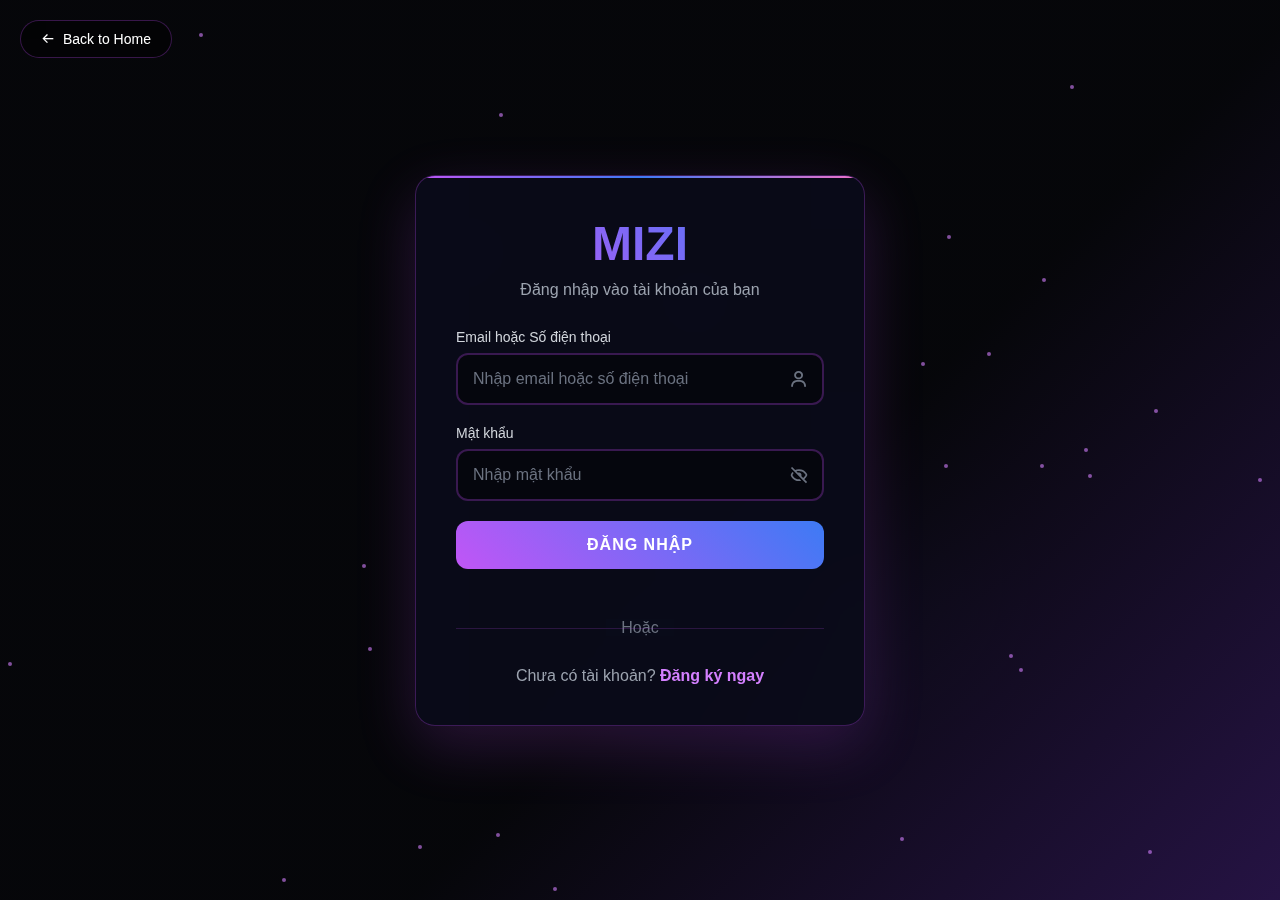
<file: login.html>
<!DOCTYPE html>
<html lang="en">
<head>
    <meta charset="UTF-8">
    <meta name="viewport" content="width=device-width, initial-scale=1.0">
    <title>SHYRED - Login</title>
    <link href='https://unpkg.com/boxicons@2.1.4/css/boxicons.min.css' rel='stylesheet'>
    <style>
        /* Reset and Base Styles */
        * {
            margin: 0;
            padding: 0;
            box-sizing: border-box;
        }

        body {
            font-family: -apple-system, BlinkMacSystemFont, 'Segoe UI', 'Roboto', sans-serif;
            background: #0a0b1a;
            color: white;
            overflow-x: hidden;
            min-height: 100vh;
        }

        /* CSS Variables */
        :root {
            --cyber-dark: hsl(230, 25%, 3%);
            --cyber-purple: hsl(280, 90%, 65%);
            --cyber-blue: hsl(220, 90%, 60%);
            --cyber-pink: hsl(320, 85%, 70%);
            --cyber-glow: hsl(280, 100%, 75%);
        }

        /* Container */
        .container {
            min-height: 100vh;
            position: relative;
            overflow: hidden;
        }

        /* Background Effects */
        .background-gradient {
            position: absolute;
            inset: 0;
            background: linear-gradient(135deg, var(--cyber-dark) 0%, var(--cyber-dark) 60%, rgba(147, 51, 234, 0.2) 100%);
            z-index: 1;
        }

        .particles-container {
            position: absolute;
            inset: 0;
            z-index: 2;
        }

        .particle {
            position: absolute;
            width: 4px;
            height: 4px;
            background: var(--cyber-glow);
            border-radius: 50%;
            opacity: 0.6;
            animation: pulse-glow 2s ease-in-out infinite alternate;
        }

        .auth-container {
            min-height: 100vh;
            display: flex;
            align-items: center;
            justify-content: center;
            padding: 20px;
            position: relative;
            z-index: 10;
        }
        
        .auth-card {
            background: rgba(10, 11, 26, 0.9);
            backdrop-filter: blur(20px);
            border: 1px solid rgba(180, 71, 235, 0.3);
            border-radius: 20px;
            padding: 40px;
            width: 100%;
            max-width: 450px;
            box-shadow: 0 20px 60px rgba(180, 71, 235, 0.2);
            position: relative;
            overflow: hidden;
        }
        
        .auth-card::before {
            content: '';
            position: absolute;
            top: 0;
            left: 0;
            right: 0;
            height: 2px;
            background: linear-gradient(90deg, var(--cyber-purple), var(--cyber-blue), var(--cyber-pink));
        }
        
        .auth-header {
            text-align: center;
            margin-bottom: 30px;
        }
        
        .auth-logo {
            font-size: 48px;
            font-weight: 900;
            background: linear-gradient(45deg, var(--cyber-purple), var(--cyber-blue));
            background-clip: text;
            -webkit-background-clip: text;
            -webkit-text-fill-color: transparent;
            margin-bottom: 10px;
        }
        
        .auth-subtitle {
            color: #9ca3af;
            font-size: 16px;
        }
        
        .form-group {
            margin-bottom: 20px;
            position: relative;
        }
        
        .form-label {
            display: block;
            color: #d1d5db;
            margin-bottom: 8px;
            font-weight: 500;
            font-size: 14px;
        }
        
        .form-input {
            width: 100%;
            background: rgba(0, 0, 0, 0.4);
            border: 2px solid rgba(180, 71, 235, 0.3);
            border-radius: 12px;
            padding: 15px 45px 15px 15px;
            color: white;
            font-size: 16px;
            transition: all 0.3s ease;
        }
        
        .form-input:focus {
            outline: none;
            border-color: var(--cyber-glow);
            box-shadow: 0 0 0 3px rgba(180, 71, 235, 0.2);
            background: rgba(0, 0, 0, 0.6);
        }
        
        .form-input::placeholder {
            color: #6b7280;
        }
        
        .input-icon {
            position: absolute;
            right: 15px;
            top: 50%;
            transform: translateY(-50%);
            color: #6b7280;
            font-size: 20px;
            pointer-events: none;
        }
        
        .password-toggle {
            position: absolute;
            right: 15px;
            top: 50%;
            transform: translateY(-50%);
            color: #6b7280;
            font-size: 20px;
            cursor: pointer;
            user-select: none;
        }
        
        .password-toggle:hover {
            color: var(--cyber-glow);
        }
        
        .login-btn {
            width: 100%;
            background: linear-gradient(45deg, var(--cyber-purple), var(--cyber-blue));
            border: none;
            border-radius: 12px;
            padding: 15px;
            color: white;
            font-size: 16px;
            font-weight: 600;
            cursor: pointer;
            transition: all 0.3s ease;
            margin-bottom: 20px;
            text-transform: uppercase;
            letter-spacing: 1px;
        }
        
        .login-btn:hover {
            transform: translateY(-2px);
            box-shadow: 0 10px 30px rgba(180, 71, 235, 0.4);
        }
        
        .login-btn:active {
            transform: translateY(0);
        }
        
        .divider {
            text-align: center;
            margin: 30px 0;
            position: relative;
            color: #6b7280;
        }
        
        .divider::before {
            content: '';
            position: absolute;
            top: 50%;
            left: 0;
            right: 0;
            height: 1px;
            background: rgba(180, 71, 235, 0.2);
        }
        
        .divider span {
            background: rgba(10, 11, 26, 0.9);
            padding: 0 15px;
        }
        
        .register-link {
            text-align: center;
            color: #9ca3af;
        }
        
        .register-link a {
            color: var(--cyber-glow);
            text-decoration: none;
            font-weight: 600;
            transition: color 0.3s ease;
        }
        
        .register-link a:hover {
            color: var(--cyber-blue);
            text-shadow: 0 0 10px var(--cyber-blue);
        }
        
        .back-home {
            position: absolute;
            top: 20px;
            left: 20px;
            background: rgba(0, 0, 0, 0.5);
            border: 1px solid rgba(180, 71, 235, 0.3);
            border-radius: 50px;
            padding: 10px 20px;
            color: white;
            text-decoration: none;
            display: flex;
            align-items: center;
            gap: 8px;
            transition: all 0.3s ease;
            font-size: 14px;
            backdrop-filter: blur(10px);
            z-index: 100;
        }
        
        .back-home:hover {
            background: rgba(180, 71, 235, 0.2);
            border-color: var(--cyber-glow);
            transform: translateY(-2px);
        }
        
        .error-message {
            background: rgba(239, 68, 68, 0.2);
            border: 1px solid #ef4444;
            border-radius: 8px;
            padding: 12px;
            margin-bottom: 20px;
            color: #f87171;
            font-size: 14px;
            display: none;
        }
        
        .loading {
            opacity: 0.7;
            pointer-events: none;
        }
        
        .loading .login-btn {
            background: linear-gradient(45deg, #6b7280, #4b5563);
        }

        /* Additional glow effects */
        .glow-effect {
            position: absolute;
            border-radius: 50%;
            filter: blur(64px);
            pointer-events: none;
        }

        .glow-purple {
            top: 25%;
            left: 25%;
            width: 256px;
            height: 256px;
            background: var(--cyber-purple);
            opacity: 0.1;
        }

        .glow-blue {
            bottom: 25%;
            right: 25%;
            width: 192px;
            height: 192px;
            background: var(--cyber-blue);
            opacity: 0.1;
        }

        /* Animations */
        @keyframes pulse-glow {
            0% {
                box-shadow: 0 0 5px var(--cyber-glow), 0 0 10px var(--cyber-glow), 0 0 15px var(--cyber-glow);
                opacity: 0.6;
            }
            100% {
                box-shadow: 0 0 10px var(--cyber-glow), 0 0 20px var(--cyber-glow), 0 0 30px var(--cyber-glow);
                opacity: 1;
            }
        }

        @keyframes slideInRight {
            from {
                transform: translateX(100%);
                opacity: 0;
            }
            to {
                transform: translateX(0);
                opacity: 1;
            }
        }

        @keyframes shake {
            0%, 100% { transform: translateX(0); }
            25% { transform: translateX(-5px); }
            75% { transform: translateX(5px); }
        }
    </style>
</head>
<body>
    <div class="container">
        <!-- Background Effects -->
        <div class="background-gradient"></div>
        <div class="particles-container" id="particles"></div>
        
        <!-- Back to Home -->
        <a href="index.html" class="back-home">
            <i class='bx bx-arrow-back'></i>
            Back to Home
        </a>
        
        <!-- Auth Container -->
        <div class="auth-container">
            <div class="auth-card" id="authCard">
                <div class="auth-header">
                    <div class="auth-logo">MIZI</div>
                    <div class="auth-subtitle">Đăng nhập vào tài khoản của bạn</div>
                </div>
                
                <!-- Error Message -->
                <div class="error-message" id="errorMessage"></div>
                
                <!-- Login Form -->
                <form id="loginForm">
                    <div class="form-group">
                        <label class="form-label" for="emailPhone">Email hoặc Số điện thoại</label>
                        <div style="position: relative;">
                            <input 
                                type="text" 
                                id="emailPhone" 
                                class="form-input" 
                                placeholder="Nhập email hoặc số điện thoại"
                                required
                            >
                            <i class='bx bx-user input-icon'></i>
                        </div>
                    </div>
                    
                    <div class="form-group">
                        <label class="form-label" for="password">Mật khẩu</label>
                        <div style="position: relative;">
                            <input 
                                type="password" 
                                id="password" 
                                class="form-input" 
                                placeholder="Nhập mật khẩu"
                                required
                            >
                            <i class='bx bx-hide password-toggle' id="passwordToggle"></i>
                        </div>
                    </div>
                    
                    <button type="submit" class="login-btn">
                        <span id="loginBtnText">Đăng nhập</span>
                    </button>
                </form>
                
                <div class="divider">
                    <span>Hoặc</span>
                </div>
                
                <div class="register-link">
                    Chưa có tài khoản? <a href="register.html">Đăng ký ngay</a>
                </div>
            </div>
        </div>
        
        <!-- Additional glow effects -->
        <div class="glow-effect glow-purple"></div>
        <div class="glow-effect glow-blue"></div>
    </div>

    <script>
        // Particle Effects System
        class ParticleSystem {
            constructor() {
                this.container = document.getElementById('particles');
                this.particles = [];
                this.maxParticles = 30;
                this.init();
            }

            init() {
                this.createParticles();
                this.animateParticles();
            }

            createParticles() {
                for (let i = 0; i < this.maxParticles; i++) {
                    this.createParticle();
                }
            }

            createParticle() {
                const particle = document.createElement('div');
                particle.className = 'particle';
                
                // Random position
                const x = Math.random() * window.innerWidth;
                const y = Math.random() * window.innerHeight;
                
                particle.style.left = x + 'px';
                particle.style.top = y + 'px';
                
                // Random animation properties
                const animationDelay = Math.random() * 2 + 's';
                const animationDuration = (2 + Math.random() * 3) + 's';
                
                particle.style.animationDelay = animationDelay;
                particle.style.animationDuration = animationDuration;
                
                this.container.appendChild(particle);
                this.particles.push({
                    element: particle,
                    x: x,
                    y: y,
                    vx: (Math.random() - 0.5) * 0.5,
                    vy: (Math.random() - 0.5) * 0.5
                });
            }

            animateParticles() {
                setInterval(() => {
                    this.particles.forEach(particle => {
                        particle.x += particle.vx;
                        particle.y += particle.vy;
                        
                        // Boundary check
                        if (particle.x < 0 || particle.x > window.innerWidth) {
                            particle.vx *= -1;
                        }
                        if (particle.y < 0 || particle.y > window.innerHeight) {
                            particle.vy *= -1;
                        }
                        
                        // Keep within bounds
                        particle.x = Math.max(0, Math.min(window.innerWidth, particle.x));
                        particle.y = Math.max(0, Math.min(window.innerHeight, particle.y));
                        
                        particle.element.style.left = particle.x + 'px';
                        particle.element.style.top = particle.y + 'px';
                    });
                }, 50);
            }
        }

        // Load and apply saved theme
        function loadSavedTheme() {
            const currentUser = JSON.parse(localStorage.getItem('shyred_current_user') || 'null');
            if (currentUser && currentUser.settings && currentUser.settings.theme) {
                const theme = currentUser.settings.theme;
                applyTheme(theme);
                console.log('Applied saved theme in login page:', theme);
            }
        }

        // Apply theme to page
        function applyTheme(theme) {
            const root = document.documentElement;
            root.style.setProperty('--cyber-purple', theme.primaryColor);
            root.style.setProperty('--cyber-blue', theme.secondaryColor);
            root.style.setProperty('--cyber-pink', theme.accentColor);
            root.style.setProperty('--cyber-glow', theme.primaryColor);
        }

        // Initialize particles when DOM is loaded
        document.addEventListener('DOMContentLoaded', function() {
            const particleSystem = new ParticleSystem();
            loadSavedTheme();
        });

        // Password toggle functionality
        document.getElementById('passwordToggle').addEventListener('click', function() {
            const passwordInput = document.getElementById('password');
            const toggleIcon = this;
            
            if (passwordInput.type === 'password') {
                passwordInput.type = 'text';
                toggleIcon.classList.remove('bx-hide');
                toggleIcon.classList.add('bx-show');
            } else {
                passwordInput.type = 'password';
                toggleIcon.classList.remove('bx-show');
                toggleIcon.classList.add('bx-hide');
            }
        });
        
        // Login form submission
        document.getElementById('loginForm').addEventListener('submit', function(e) {
            e.preventDefault();
            
            const emailPhone = document.getElementById('emailPhone').value.trim();
            const password = document.getElementById('password').value;
            const errorMessage = document.getElementById('errorMessage');
            const authCard = document.getElementById('authCard');
            const loginBtnText = document.getElementById('loginBtnText');
            
            // Clear previous errors
            errorMessage.style.display = 'none';
            authCard.classList.remove('loading');
            
            // Validation
            if (!emailPhone || !password) {
                showError('Vui lòng điền đầy đủ thông tin!');
                return;
            }
            
            // Show loading state
            authCard.classList.add('loading');
            loginBtnText.textContent = 'Đang đăng nhập...';
            
            // Simulate login process
            setTimeout(() => {
                const users = JSON.parse(localStorage.getItem('shyred_users') || '[]');
                const user = users.find(u => 
                    (u.email === emailPhone || u.phone === emailPhone) && 
                    u.password === password
                );
                
                authCard.classList.remove('loading');
                loginBtnText.textContent = 'Đăng nhập';
                
                if (user) {
                    // Generate chat ID if user doesn't have one
                    if (!user.chatId) {
                        const generateChatId = () => {
                            const existingIds = users.map(u => u.chatId).filter(Boolean);
                            let chatId;
                            do {
                                const numbers = Math.floor(Math.random() * 1000000000).toString().padStart(9, '0');
                                chatId = `@mizi_${numbers}`;
                            } while (existingIds.includes(chatId));
                            return chatId;
                        };

                        user.chatId = generateChatId();

                        // Update user in storage
                        const userIndex = users.findIndex(u => u.id === user.id);
                        if (userIndex !== -1) {
                            users[userIndex] = user;
                            localStorage.setItem('shyred_users', JSON.stringify(users));
                        }
                    }

                    // Login successful
                    localStorage.setItem('shyred_current_user', JSON.stringify(user));
                    
                    // Show success animation
                    authCard.style.transform = 'scale(1.05)';
                    authCard.style.borderColor = 'var(--cyber-blue)';
                    
                    // Show welcome notification
                    showWelcomeNotification(user.username);
                    
                    // Redirect to home
                    setTimeout(() => {
                        window.location.href = 'index.html';
                    }, 2000);
                } else {
                    showError('Email/Số điện thoại hoặc mật khẩu không đúng!');
                }
            }, 1500);
        });
        
        function showError(message) {
            const errorMessage = document.getElementById('errorMessage');
            errorMessage.textContent = message;
            errorMessage.style.display = 'block';
            errorMessage.style.animation = 'shake 0.5s ease-in-out';
        }
        
        function showWelcomeNotification(username) {
            const notification = document.createElement('div');
            notification.style.cssText = `
                position: fixed;
                top: 20px;
                right: 20px;
                background: linear-gradient(45deg, var(--cyber-blue), var(--cyber-purple));
                color: white;
                padding: 20px 30px;
                border-radius: 12px;
                font-weight: 600;
                z-index: 10000;
                animation: slideInRight 0.5s ease;
                box-shadow: 0 10px 40px rgba(43, 108, 238, 0.4);
                font-size: 16px;
            `;
            notification.textContent = `Chào mừng ${username} đến với MIZI! 🎉`;
            document.body.appendChild(notification);
            
            setTimeout(() => {
                notification.remove();
            }, 3000);
        }
    </script>
</body>
</html>
</file>
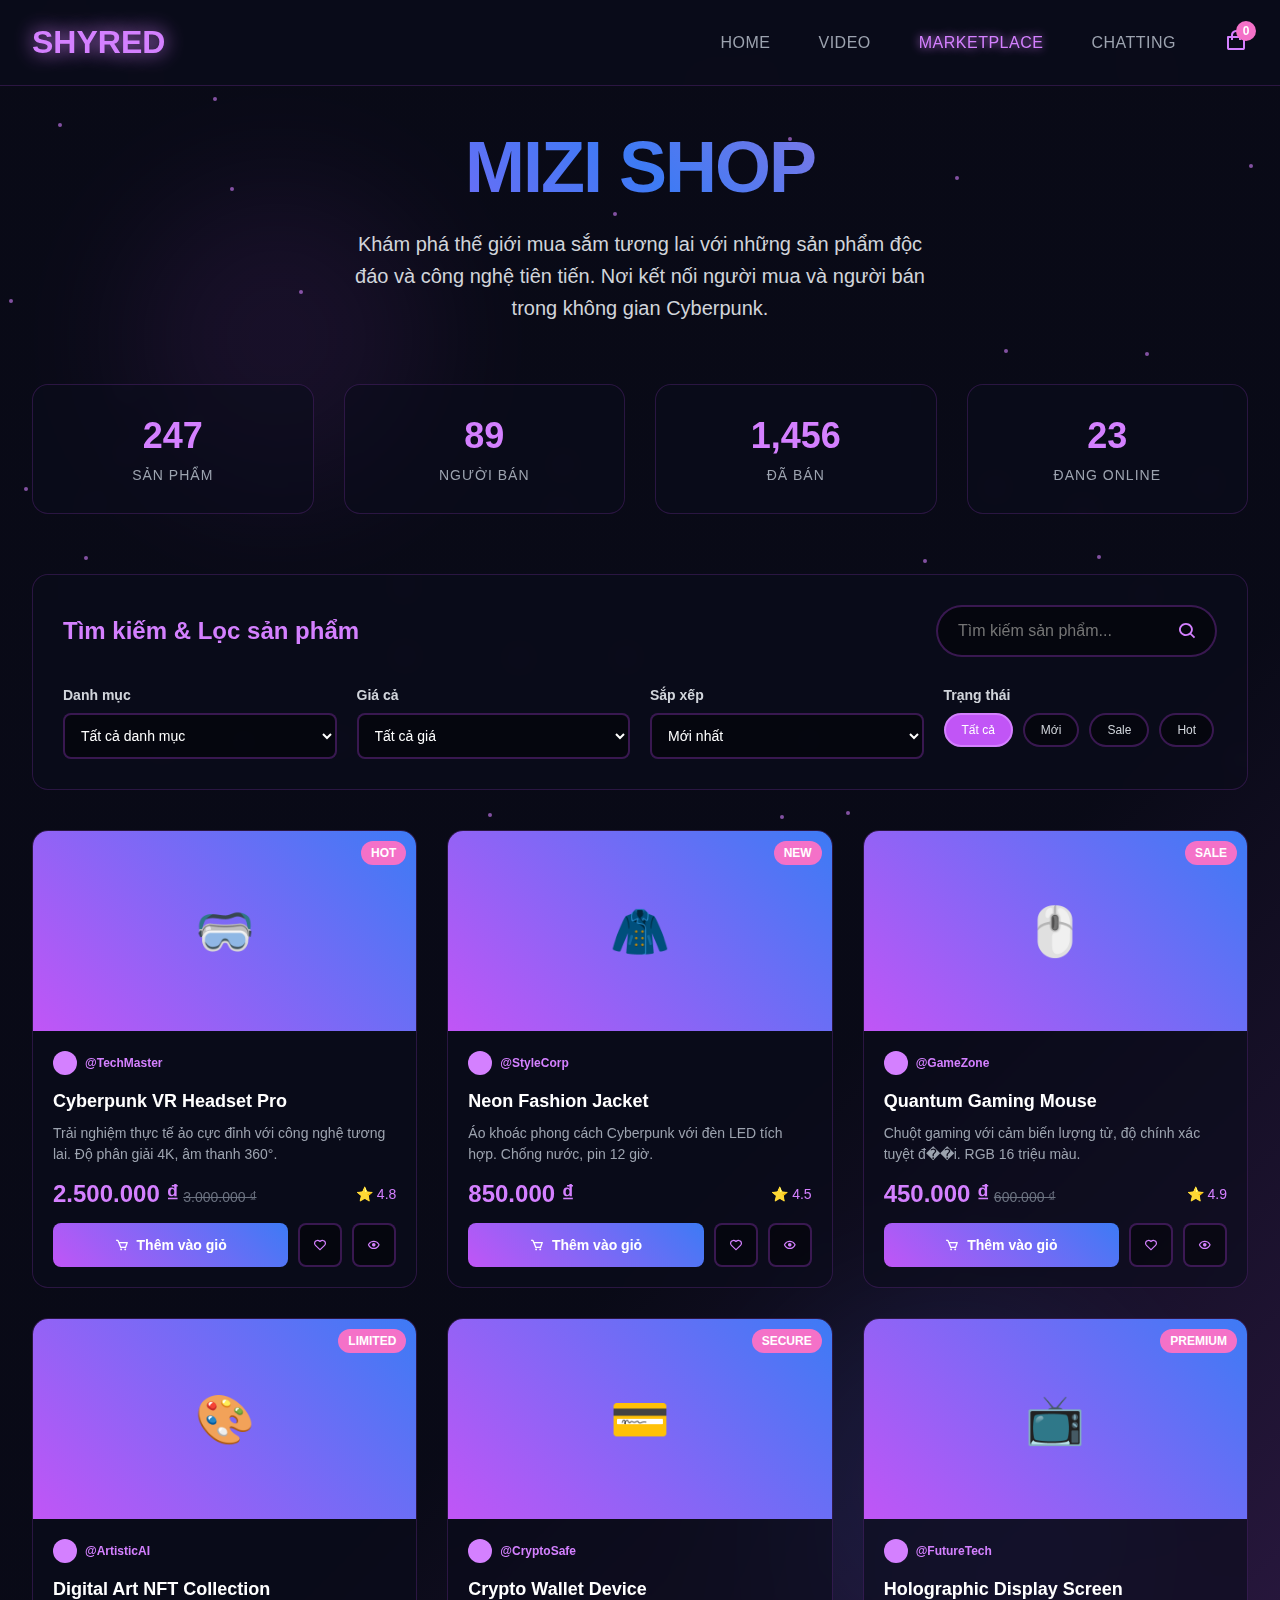
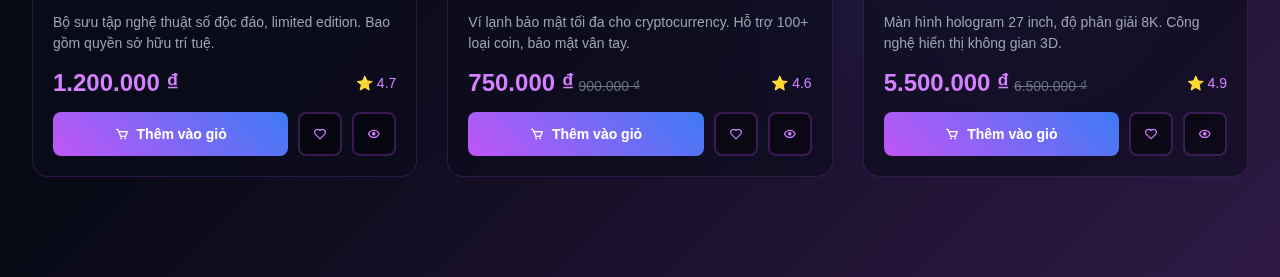
<file: marketplace.html>
<!DOCTYPE html>
<html lang="en">
<head>
    <meta charset="UTF-8">
    <meta name="viewport" content="width=device-width, initial-scale=1.0">
    <title>SHYRED - Marketplace</title>
    <link href='https://unpkg.com/boxicons@2.1.4/css/boxicons.min.css' rel='stylesheet'>
    <style>
        /* Reset and Base Styles */
        * {
            margin: 0;
            padding: 0;
            box-sizing: border-box;
        }

        body {
            font-family: -apple-system, BlinkMacSystemFont, 'Segoe UI', 'Roboto', sans-serif;
            background: #0a0b1a;
            color: white;
            overflow-x: hidden;
            min-height: 100vh;
        }

        /* CSS Variables */
        :root {
            --cyber-dark: hsl(230, 25%, 3%);
            --cyber-purple: hsl(280, 90%, 65%);
            --cyber-blue: hsl(220, 90%, 60%);
            --cyber-pink: hsl(320, 85%, 70%);
            --cyber-glow: hsl(280, 100%, 75%);
        }

        /* Custom Scrollbar */
        ::-webkit-scrollbar {
            width: 8px;
        }

        ::-webkit-scrollbar-track {
            background: rgba(0, 0, 0, 0.3);
            border-radius: 4px;
        }

        ::-webkit-scrollbar-thumb {
            background: var(--cyber-purple);
            border-radius: 4px;
            opacity: 0.7;
        }

        ::-webkit-scrollbar-thumb:hover {
            background: var(--cyber-glow);
            opacity: 1;
        }

        /* Container */
        .container {
            min-height: 100vh;
            position: relative;
            overflow: hidden;
        }

        /* Background Effects */
        .background-gradient {
            position: absolute;
            inset: 0;
            background: linear-gradient(135deg, var(--cyber-dark) 0%, var(--cyber-dark) 60%, var(--cyber-purple) 100%);
            opacity: 0.2;
            z-index: 1;
        }

        .particles-container {
            position: absolute;
            inset: 0;
            z-index: 2;
        }

        .particle {
            position: absolute;
            width: 4px;
            height: 4px;
            background: var(--cyber-glow);
            border-radius: 50%;
            opacity: 0.6;
            animation: pulse-glow 2s ease-in-out infinite alternate;
        }

        /* Navigation */
        .navigation {
            position: relative;
            z-index: 100;
            padding: 24px 32px;
            background: rgba(10, 11, 26, 0.8);
            backdrop-filter: blur(20px);
            border-bottom: 1px solid rgba(180, 71, 235, 0.2);
        }

        .nav-content {
            display: flex;
            justify-content: space-between;
            align-items: center;
            max-width: 1400px;
            margin: 0 auto;
        }

        .logo {
            font-size: 32px;
            font-weight: bold;
            color: var(--cyber-glow);
            text-shadow: 0 0 20px var(--cyber-glow);
        }

        .nav-links {
            display: flex;
            gap: 48px;
            align-items: center;
        }

        .nav-link {
            color: #9ca3af;
            text-decoration: none;
            font-weight: 500;
            font-size: 16px;
            transition: color 0.3s ease;
            letter-spacing: 0.5px;
        }

        .nav-link:hover,
        .nav-link.active {
            color: var(--cyber-glow);
            text-shadow: 0 0 10px var(--cyber-glow);
        }

        .cart-icon {
            position: relative;
            font-size: 24px;
            color: var(--cyber-glow);
            cursor: pointer;
            transition: all 0.3s ease;
        }

        .cart-icon:hover {
            transform: scale(1.1);
            text-shadow: 0 0 20px var(--cyber-glow);
        }

        .cart-count {
            position: absolute;
            top: -8px;
            right: -8px;
            background: var(--cyber-pink);
            color: white;
            border-radius: 50%;
            width: 20px;
            height: 20px;
            display: flex;
            align-items: center;
            justify-content: center;
            font-size: 12px;
            font-weight: bold;
        }

        /* Main Content */
        .marketplace-container {
            position: relative;
            z-index: 10;
            padding: 40px 32px;
            max-width: 1400px;
            margin: 0 auto;
        }

        /* Header */
        .marketplace-header {
            text-align: center;
            margin-bottom: 60px;
        }

        .marketplace-title {
            font-size: 72px;
            font-weight: 900;
            background: linear-gradient(45deg, var(--cyber-purple), var(--cyber-blue), var(--cyber-pink));
            background-clip: text;
            -webkit-background-clip: text;
            -webkit-text-fill-color: transparent;
            margin-bottom: 20px;
            letter-spacing: -2px;
        }

        .marketplace-subtitle {
            font-size: 20px;
            color: #d1d5db;
            max-width: 600px;
            margin: 0 auto;
            line-height: 1.6;
        }

        /* Stats Bar */
        .stats-bar {
            display: grid;
            grid-template-columns: repeat(auto-fit, minmax(200px, 1fr));
            gap: 30px;
            margin-bottom: 60px;
        }

        .stat-card {
            background: rgba(10, 11, 26, 0.6);
            backdrop-filter: blur(10px);
            border: 1px solid rgba(180, 71, 235, 0.2);
            border-radius: 16px;
            padding: 30px;
            text-align: center;
            transition: all 0.3s ease;
        }

        .stat-card:hover {
            border-color: var(--cyber-glow);
            transform: translateY(-5px);
            box-shadow: 0 20px 40px rgba(180, 71, 235, 0.3);
        }

        .stat-number {
            font-size: 36px;
            font-weight: bold;
            color: var(--cyber-glow);
            margin-bottom: 10px;
        }

        .stat-label {
            color: #9ca3af;
            font-size: 14px;
            text-transform: uppercase;
            letter-spacing: 1px;
        }

        /* Filter Section */
        .filter-section {
            background: rgba(10, 11, 26, 0.6);
            backdrop-filter: blur(10px);
            border: 1px solid rgba(180, 71, 235, 0.2);
            border-radius: 16px;
            padding: 30px;
            margin-bottom: 40px;
        }

        .filter-header {
            display: flex;
            justify-content: space-between;
            align-items: center;
            margin-bottom: 30px;
        }

        .filter-title {
            font-size: 24px;
            font-weight: bold;
            color: var(--cyber-glow);
        }

        .search-bar {
            position: relative;
            max-width: 400px;
        }

        .search-input {
            width: 100%;
            background: rgba(0, 0, 0, 0.4);
            border: 2px solid rgba(180, 71, 235, 0.3);
            border-radius: 50px;
            padding: 15px 50px 15px 20px;
            color: white;
            font-size: 16px;
            transition: all 0.3s ease;
        }

        .search-input:focus {
            outline: none;
            border-color: var(--cyber-glow);
            box-shadow: 0 0 20px rgba(180, 71, 235, 0.3);
        }

        .search-icon {
            position: absolute;
            right: 20px;
            top: 50%;
            transform: translateY(-50%);
            color: var(--cyber-glow);
            font-size: 20px;
        }

        .filter-controls {
            display: grid;
            grid-template-columns: repeat(auto-fit, minmax(150px, 1fr));
            gap: 20px;
        }

        .filter-group {
            display: flex;
            flex-direction: column;
            gap: 10px;
        }

        .filter-label {
            color: #d1d5db;
            font-weight: 600;
            font-size: 14px;
        }

        .filter-select {
            background: rgba(0, 0, 0, 0.4);
            border: 2px solid rgba(180, 71, 235, 0.3);
            border-radius: 8px;
            padding: 12px;
            color: white;
            font-size: 14px;
        }

        .filter-buttons {
            display: flex;
            gap: 10px;
            flex-wrap: wrap;
        }

        .filter-btn {
            background: rgba(0, 0, 0, 0.4);
            border: 2px solid rgba(180, 71, 235, 0.3);
            border-radius: 25px;
            padding: 8px 16px;
            color: #d1d5db;
            font-size: 12px;
            cursor: pointer;
            transition: all 0.3s ease;
        }

        .filter-btn.active,
        .filter-btn:hover {
            background: var(--cyber-purple);
            border-color: var(--cyber-glow);
            color: white;
        }

        /* Product Grid */
        .products-grid {
            display: grid;
            grid-template-columns: repeat(auto-fill, minmax(300px, 1fr));
            gap: 30px;
            margin-bottom: 60px;
        }

        .product-card {
            background: rgba(10, 11, 26, 0.6);
            backdrop-filter: blur(10px);
            border: 1px solid rgba(180, 71, 235, 0.2);
            border-radius: 16px;
            overflow: hidden;
            transition: all 0.3s ease;
            cursor: pointer;
            position: relative;
        }

        .product-card:hover {
            border-color: var(--cyber-glow);
            transform: translateY(-10px);
            box-shadow: 0 20px 40px rgba(180, 71, 235, 0.3);
        }

        .product-image {
            width: 100%;
            height: 200px;
            object-fit: cover;
            background: linear-gradient(45deg, var(--cyber-purple), var(--cyber-blue));
            display: flex;
            align-items: center;
            justify-content: center;
            font-size: 48px;
            color: white;
            position: relative;
        }

        .product-badge {
            position: absolute;
            top: 10px;
            right: 10px;
            background: var(--cyber-pink);
            color: white;
            padding: 5px 10px;
            border-radius: 15px;
            font-size: 12px;
            font-weight: bold;
        }

        .product-info {
            padding: 20px;
        }

        .product-seller {
            display: flex;
            align-items: center;
            gap: 8px;
            margin-bottom: 15px;
        }

        .seller-avatar {
            width: 24px;
            height: 24px;
            border-radius: 50%;
            background: var(--cyber-glow);
        }

        .seller-name {
            color: var(--cyber-glow);
            font-size: 12px;
            font-weight: 600;
        }

        .product-title {
            font-size: 18px;
            font-weight: bold;
            color: white;
            margin-bottom: 10px;
            line-height: 1.3;
        }

        .product-description {
            color: #9ca3af;
            font-size: 14px;
            line-height: 1.5;
            margin-bottom: 15px;
            display: -webkit-box;
            -webkit-box-orient: vertical;
            overflow: hidden;
        }

        .product-price {
            display: flex;
            justify-content: space-between;
            align-items: center;
            margin-bottom: 15px;
        }

        .price-current {
            font-size: 24px;
            font-weight: bold;
            color: var(--cyber-glow);
        }

        .price-old {
            color: #6b7280;
            text-decoration: line-through;
            font-size: 14px;
        }

        .product-actions {
            display: flex;
            gap: 10px;
        }

        .btn {
            padding: 12px 20px;
            border: none;
            border-radius: 8px;
            font-weight: 600;
            cursor: pointer;
            transition: all 0.3s ease;
            text-decoration: none;
            display: inline-flex;
            align-items: center;
            justify-content: center;
            gap: 8px;
            font-size: 14px;
        }

        .btn-primary {
            background: linear-gradient(45deg, var(--cyber-purple), var(--cyber-blue));
            color: white;
            flex: 1;
        }

        .btn-primary:hover {
            transform: translateY(-2px);
            box-shadow: 0 10px 30px rgba(180, 71, 235, 0.4);
        }

        .btn-icon {
            background: rgba(0, 0, 0, 0.4);
            border: 2px solid rgba(180, 71, 235, 0.3);
            color: var(--cyber-glow);
            width: 44px;
            height: 44px;
            padding: 0;
        }

        .btn-icon:hover {
            background: var(--cyber-purple);
            color: white;
        }

        /* Floating Cart */
        .floating-cart {
            position: fixed;
            top: 50%;
            right: -350px;
            transform: translateY(-50%);
            width: 350px;
            height: 80vh;
            background: rgba(10, 11, 26, 0.95);
            backdrop-filter: blur(20px);
            border: 1px solid rgba(180, 71, 235, 0.3);
            border-radius: 16px 0 0 16px;
            padding: 20px;
            transition: all 0.3s ease;
            z-index: 1000;
            overflow-y: auto;
        }

        .floating-cart.open {
            right: 0;
        }

        .cart-header {
            display: flex;
            justify-content: space-between;
            align-items: center;
            margin-bottom: 30px;
            padding-bottom: 20px;
            border-bottom: 1px solid rgba(180, 71, 235, 0.2);
        }

        .cart-title {
            font-size: 20px;
            font-weight: bold;
            color: var(--cyber-glow);
        }

        .close-cart {
            background: none;
            border: none;
            color: #9ca3af;
            font-size: 24px;
            cursor: pointer;
        }

        .cart-items {
            margin-bottom: 30px;
        }

        .cart-item {
            display: flex;
            gap: 15px;
            padding: 15px 0;
            border-bottom: 1px solid rgba(180, 71, 235, 0.1);
        }

        .cart-item-image {
            width: 60px;
            height: 60px;
            background: var(--cyber-purple);
            border-radius: 8px;
            display: flex;
            align-items: center;
            justify-content: center;
            color: white;
        }

        .cart-item-info {
            flex: 1;
        }

        .cart-item-title {
            font-size: 14px;
            font-weight: 600;
            color: white;
            margin-bottom: 5px;
        }

        .cart-item-price {
            color: var(--cyber-glow);
            font-weight: bold;
        }

        .cart-item-controls {
            display: flex;
            align-items: center;
            gap: 10px;
            margin-top: 10px;
        }

        .qty-btn {
            background: rgba(0, 0, 0, 0.4);
            border: 1px solid rgba(180, 71, 235, 0.3);
            color: var(--cyber-glow);
            width: 24px;
            height: 24px;
            border-radius: 4px;
            display: flex;
            align-items: center;
            justify-content: center;
            cursor: pointer;
            font-size: 12px;
        }

        .cart-total {
            padding: 20px 0;
            border-top: 1px solid rgba(180, 71, 235, 0.2);
        }

        .total-row {
            display: flex;
            justify-content: space-between;
            margin-bottom: 10px;
        }

        .total-label {
            color: #9ca3af;
        }

        .total-value {
            color: white;
            font-weight: 600;
        }

        .total-final {
            font-size: 18px;
            font-weight: bold;
            color: var(--cyber-glow);
        }

        /* Glow Effects */
        .glow-effect {
            position: absolute;
            border-radius: 50%;
            filter: blur(64px);
            pointer-events: none;
        }

        .glow-purple {
            top: 10%;
            left: 10%;
            width: 300px;
            height: 300px;
            background: var(--cyber-purple);
            opacity: 0.1;
        }

        .glow-blue {
            bottom: 10%;
            right: 10%;
            width: 400px;
            height: 400px;
            background: var(--cyber-blue);
            opacity: 0.1;
        }

        /* Animations */
        @keyframes pulse-glow {
            0% {
                box-shadow: 0 0 5px var(--cyber-glow), 0 0 10px var(--cyber-glow), 0 0 15px var(--cyber-glow);
                opacity: 0.6;
            }
            100% {
                box-shadow: 0 0 10px var(--cyber-glow), 0 0 20px var(--cyber-glow), 0 0 30px var(--cyber-glow);
                opacity: 1;
            }
        }

        @keyframes slideInUp {
            from {
                transform: translateY(30px);
                opacity: 0;
            }
            to {
                transform: translateY(0);
                opacity: 1;
            }
        }

        .product-card {
            animation: slideInUp 0.5s ease forwards;
        }

        /* Responsive */
        @media (max-width: 768px) {
            .marketplace-container {
                padding: 20px 16px;
            }

            .marketplace-title {
                font-size: 48px;
            }

            .products-grid {
                grid-template-columns: repeat(auto-fill, minmax(250px, 1fr));
                gap: 20px;
            }

            .nav-links {
                gap: 24px;
            }

            .stats-bar {
                grid-template-columns: repeat(auto-fit, minmax(150px, 1fr));
                gap: 15px;
            }

            .filter-controls {
                grid-template-columns: 1fr;
            }

            .floating-cart {
                width: 100%;
                right: -100%;
                border-radius: 16px 16px 0 0;
                height: 70vh;
                top: auto;
                bottom: -70vh;
                transform: none;
            }

            .floating-cart.open {
                bottom: 0;
                right: 0;
            }

                    @keyframes slideInRight {
            from {
                transform: translateX(100%);
                opacity: 0;
            }
            to {
                transform: translateX(0);
                opacity: 1;
            }
        }
        }
    </style>
</head>
<body>
    <div class="container">
        <!-- Background Effects -->
        <div class="background-gradient"></div>
        <div class="particles-container" id="particles"></div>
        
        <!-- Navigation -->
        <nav class="navigation">
            <div class="nav-content">
                <div class="logo">SHYRED</div>
                <div class="nav-links">
                    <a href="index.html" class="nav-link">HOME</a>
                    <a href="video.html" class="nav-link">VIDEO</a>
                    <a href="marketplace.html" class="nav-link active">MARKETPLACE</a>
                    <a href="chatting.html" class="nav-link">CHATTING</a>
                    <div class="cart-icon" onclick="toggleCart()">
                        <i class='bx bx-shopping-bag'></i>
                        <span class="cart-count" id="cartCount">0</span>
                    </div>
                </div>
            </div>
        </nav>

        <!-- Main Marketplace Content -->
        <div class="marketplace-container">
            <!-- Header -->
            <div class="marketplace-header">
                <h1 class="marketplace-title">MIZI SHOP</h1>
                <p class="marketplace-subtitle">
                    Khám phá thế giới mua sắm tương lai với những sản phẩm độc đáo và công nghệ tiên tiến. 
                    Nơi kết nối người mua và người bán trong không gian Cyberpunk.
                </p>
            </div>

            <!-- Stats Bar -->
            <div class="stats-bar">
                <div class="stat-card">
                    <div class="stat-number" id="totalProducts">247</div>
                    <div class="stat-label">Sản phẩm</div>
                </div>
                <div class="stat-card">
                    <div class="stat-number" id="totalSellers">89</div>
                    <div class="stat-label">Người bán</div>
                </div>
                <div class="stat-card">
                    <div class="stat-number" id="totalSales">1,456</div>
                    <div class="stat-label">Đã bán</div>
                </div>
                <div class="stat-card">
                    <div class="stat-number" id="onlineUsers">23</div>
                    <div class="stat-label">Đang online</div>
                </div>
            </div>

            <!-- Filter Section -->
            <div class="filter-section">
                <div class="filter-header">
                    <h3 class="filter-title">Tìm kiếm & Lọc sản phẩm</h3>
                    <div class="search-bar">
                        <input type="text" class="search-input" placeholder="Tìm kiếm sản phẩm..." id="searchInput">
                        <i class='bx bx-search search-icon'></i>
                    </div>
                </div>
                
                <div class="filter-controls">
                    <div class="filter-group">
                        <label class="filter-label">Danh mục</label>
                        <select class="filter-select" id="categoryFilter">
                            <option value="">Tất cả danh mục</option>
                            <option value="tech">Công nghệ</option>
                            <option value="fashion">Thời trang</option>
                            <option value="gaming">Gaming</option>
                            <option value="art">Nghệ thuật</option>
                            <option value="crypto">Crypto</option>
                        </select>
                    </div>
                    
                    <div class="filter-group">
                        <label class="filter-label">Giá cả</label>
                        <select class="filter-select" id="priceFilter">
                            <option value="">Tất cả giá</option>
                            <option value="0-100">< 100,000đ</option>
                            <option value="100-500">100,000đ - 500,000đ</option>
                            <option value="500-1000">500,000đ - 1,000,000đ</option>
                            <option value="1000+"> > 1,000,000đ</option>
                        </select>
                    </div>
                    
                    <div class="filter-group">
                        <label class="filter-label">Sắp xếp</label>
                        <select class="filter-select" id="sortFilter">
                            <option value="newest">Mới nhất</option>
                            <option value="price-low">Giá thấp - cao</option>
                            <option value="price-high">Giá cao - thấp</option>
                            <option value="popular">Phổ biến nhất</option>
                            <option value="rating">Đánh giá cao</option>
                        </select>
                    </div>
                    
                    <div class="filter-group">
                        <label class="filter-label">Trạng thái</label>
                        <div class="filter-buttons">
                            <button class="filter-btn active" data-status="all">Tất cả</button>
                            <button class="filter-btn" data-status="new">Mới</button>
                            <button class="filter-btn" data-status="sale">Sale</button>
                            <button class="filter-btn" data-status="hot">Hot</button>
                        </div>
                    </div>
                </div>
            </div>

            <!-- Products Grid -->
            <div class="products-grid" id="productsGrid">
                <!-- Products will be dynamically loaded here -->
            </div>
        </div>

        <!-- Floating Cart -->
        <div class="floating-cart" id="floatingCart">
            <div class="cart-header">
                <h3 class="cart-title">Giỏ hàng</h3>
                <button class="close-cart" onclick="toggleCart()">
                    <i class='bx bx-x'></i>
                </button>
            </div>
            
            <div class="cart-items" id="cartItems">
                <!-- Cart items will be dynamically loaded -->
            </div>
            
            <div class="cart-total">
                <div class="total-row">
                    <span class="total-label">Tạm tính:</span>
                    <span class="total-value" id="subtotal">0đ</span>
                </div>
                <div class="total-row">
                    <span class="total-label">Phí vận chuyển:</span>
                    <span class="total-value" id="shipping">30,000đ</span>
                </div>
                <div class="total-row">
                    <span class="total-label total-final">Tổng cộng:</span>
                    <span class="total-value total-final" id="total">30,000đ</span>
                </div>
                
                <button class="btn btn-primary" style="width: 100%; margin-top: 20px;" onclick="checkout()">
                    <i class='bx bx-credit-card'></i>
                    THANH TOÁN
                </button>
            </div>
        </div>

        <!-- Glow Effects -->
        <div class="glow-effect glow-purple"></div>
        <div class="glow-effect glow-blue"></div>
    </div>

    <script>
        // Sample products data
        const products = [
            {
                id: 1,
                title: "Cyberpunk VR Headset Pro",
                description: "Trải nghiệm thực tế ảo cực đỉnh với công nghệ tương lai. Độ phân giải 4K, âm thanh 360°.",
                price: 2500000,
                oldPrice: 3000000,
                category: "tech",
                seller: "TechMaster",
                status: "hot",
                rating: 4.8,
                image: "🥽",
                badge: "HOT"
            },
            {
                id: 2,
                title: "Neon Fashion Jacket",
                description: "Áo khoác phong cách Cyberpunk với đèn LED tích hợp. Chống nước, pin 12 giờ.",
                price: 850000,
                oldPrice: null,
                category: "fashion",
                seller: "StyleCorp",
                status: "new",
                rating: 4.5,
                image: "🧥",
                badge: "NEW"
            },
            {
                id: 3,
                title: "Quantum Gaming Mouse",
                description: "Chuột gaming với cảm biến lượng tử, độ chính xác tuyệt đ��i. RGB 16 triệu màu.",
                price: 450000,
                oldPrice: 600000,
                category: "gaming",
                seller: "GameZone",
                status: "sale",
                rating: 4.9,
                image: "🖱️",
                badge: "SALE"
            },
            {
                id: 4,
                title: "Digital Art NFT Collection",
                description: "Bộ sưu tập nghệ thuật số độc đáo, limited edition. Bao gồm quyền sở hữu trí tuệ.",
                price: 1200000,
                oldPrice: null,
                category: "art",
                seller: "ArtisticAI",
                status: "new",
                rating: 4.7,
                image: "🎨",
                badge: "LIMITED"
            },
            {
                id: 5,
                title: "Crypto Wallet Device",
                description: "Ví lạnh bảo mật tối đa cho cryptocurrency. Hỗ trợ 100+ loại coin, bảo mật vân tay.",
                price: 750000,
                oldPrice: 900000,
                category: "crypto",
                seller: "CryptoSafe",
                status: "hot",
                rating: 4.6,
                image: "💳",
                badge: "SECURE"
            },
            {
                id: 6,
                title: "Holographic Display Screen",
                description: "Màn hình hologram 27 inch, độ phân giải 8K. Công nghệ hiển thị không gian 3D.",
                price: 5500000,
                oldPrice: 6500000,
                category: "tech",
                seller: "FutureTech",
                status: "sale",
                rating: 4.9,
                image: "📺",
                badge: "PREMIUM"
            }

            
        ];

        let cart = [];
        let filteredProducts = [...products];

        // Initialize page
        document.addEventListener('DOMContentLoaded', function() {
            loadSavedTheme();
            createParticles();
            renderProducts();
            updateCartCount();
            setupFilters();
        });

        // Theme loading
        function loadSavedTheme() {
            const currentUser = JSON.parse(localStorage.getItem('shyred_current_user') || 'null');
            if (currentUser && currentUser.settings && currentUser.settings.theme) {
                const theme = currentUser.settings.theme;
                applyTheme(theme);
            }
        }

        function applyTheme(theme) {
            const root = document.documentElement;
            root.style.setProperty('--cyber-purple', theme.primaryColor);
            root.style.setProperty('--cyber-blue', theme.secondaryColor);
            root.style.setProperty('--cyber-pink', theme.accentColor);
            root.style.setProperty('--cyber-glow', theme.primaryColor);
            
            // Update background gradient
            const backgroundGradient = document.querySelector('.background-gradient');
            if (backgroundGradient) {
                const rgb = hexToRgb(theme.primaryColor);
                backgroundGradient.style.background = `linear-gradient(135deg, var(--cyber-dark) 0%, var(--cyber-dark) 60%, rgba(${rgb}, 0.2) 100%)`;
            }
        }

        function hexToRgb(hex) {
            const result = /^#?([a-f\d]{2})([a-f\d]{2})([a-f\d]{2})$/i.exec(hex);
            return result ? 
                `${parseInt(result[1], 16)}, ${parseInt(result[2], 16)}, ${parseInt(result[3], 16)}` : 
                '180, 71, 235';
        }

        // Particle system
        function createParticles() {
            const container = document.getElementById('particles');
            for (let i = 0; i < 50; i++) {
                const particle = document.createElement('div');
                particle.className = 'particle';
                particle.style.left = Math.random() * window.innerWidth + 'px';
                particle.style.top = Math.random() * window.innerHeight + 'px';
                particle.style.animationDelay = Math.random() * 2 + 's';
                particle.style.animationDuration = (2 + Math.random() * 3) + 's';
                container.appendChild(particle);
            }
        }

        // Render products
        function renderProducts() {
            const grid = document.getElementById('productsGrid');
            grid.innerHTML = '';

            filteredProducts.forEach((product, index) => {
                const productCard = document.createElement('div');
                productCard.className = 'product-card';
                productCard.style.animationDelay = (index * 0.1) + 's';
                
                productCard.innerHTML = `
                    <div class="product-image">
                        ${product.image}
                        ${product.badge ? `<div class="product-badge">${product.badge}</div>` : ''}
                    </div>
                    <div class="product-info">
                        <div class="product-seller">
                            <div class="seller-avatar"></div>
                            <span class="seller-name">@${product.seller}</span>
                        </div>
                        <h3 class="product-title">${product.title}</h3>
                        <p class="product-description">${product.description}</p>
                        <div class="product-price">
                            <div>
                                <span class="price-current">${formatPrice(product.price)}</span>
                                ${product.oldPrice ? `<span class="price-old">${formatPrice(product.oldPrice)}</span>` : ''}
                            </div>
                            <div style="color: var(--cyber-glow); font-size: 14px;">
                                ⭐ ${product.rating}
                            </div>
                        </div>
                        <div class="product-actions">
                            <button class="btn btn-primary" onclick="addToCart(${product.id})">
                                <i class='bx bx-cart'></i>
                                Thêm vào giỏ
                            </button>
                            <button class="btn btn-icon" onclick="toggleWishlist(${product.id})">
                                <i class='bx bx-heart'></i>
                            </button>
                            <button class="btn btn-icon" onclick="viewProduct(${product.id})">
                                <i class='bx bx-show'></i>
                            </button>
                        </div>
                    </div>
                `;
                
                grid.appendChild(productCard);
            });
        }

        // Cart functions
        function addToCart(productId) {
            const product = products.find(p => p.id === productId);
            const existingItem = cart.find(item => item.id === productId);
            
            if (existingItem) {
                existingItem.quantity += 1;
            } else {
                cart.push({ ...product, quantity: 1 });
            }
            
            updateCartDisplay();
            showNotification(`Đã thêm "${product.title}" vào giỏ hàng!`, 'success');
        }

        function removeFromCart(productId) {
            const index = cart.findIndex(item => item.id === productId);
            if (index > -1) {
                cart.splice(index, 1);
                updateCartDisplay();
            }
        }

        function updateQuantity(productId, delta) {
            const item = cart.find(item => item.id === productId);
            if (item) {
                item.quantity += delta;
                if (item.quantity <= 0) {
                    removeFromCart(productId);
                } else {
                    updateCartDisplay();
                }
            }
        }

        function updateCartDisplay() {
            updateCartCount();
            renderCartItems();
            updateCartTotal();
        }

        function updateCartCount() {
            const count = cart.reduce((sum, item) => sum + item.quantity, 0);
            document.getElementById('cartCount').textContent = count;
        }

        function renderCartItems() {
            const container = document.getElementById('cartItems');
            
            if (cart.length === 0) {
                container.innerHTML = '<div style="text-align: center; color: #9ca3af; padding: 40px;">Giỏ hàng trống</div>';
                return;
            }
            
            container.innerHTML = cart.map(item => `
                <div class="cart-item">
                    <div class="cart-item-image">${item.image}</div>
                    <div class="cart-item-info">
                        <div class="cart-item-title">${item.title}</div>
                        <div class="cart-item-price">${formatPrice(item.price)}</div>
                        <div class="cart-item-controls">
                            <button class="qty-btn" onclick="updateQuantity(${item.id}, -1)">-</button>
                            <span style="color: white; font-weight: 600; min-width: 20px; text-align: center;">${item.quantity}</span>
                            <button class="qty-btn" onclick="updateQuantity(${item.id}, 1)">+</button>
                            <button class="qty-btn" onclick="removeFromCart(${item.id})" style="margin-left: auto; color: #ef4444;">
                                <i class='bx bx-trash'></i>
                            </button>
                        </div>
                    </div>
                </div>
            `).join('');
        }

        function updateCartTotal() {
            const subtotal = cart.reduce((sum, item) => sum + (item.price * item.quantity), 0);
            const shipping = cart.length > 0 ? 30000 : 0;
            const total = subtotal + shipping;
            
            document.getElementById('subtotal').textContent = formatPrice(subtotal);
            document.getElementById('shipping').textContent = formatPrice(shipping);
            document.getElementById('total').textContent = formatPrice(total);
        }

        function toggleCart() {
            const cart = document.getElementById('floatingCart');
            cart.classList.toggle('open');
        }

        function checkout() {
            if (cart.length === 0) {
                showNotification('Giỏ hàng trống!', 'error');
                return;
            }
            
            showNotification('Đang chuyển đến trang thanh toán...', 'success');
            // Here you would typically redirect to a checkout page
            setTimeout(() => {
                cart = [];
                updateCartDisplay();
                toggleCart();
                showNotification('Đặt hàng thành công! Cảm ơn bạn đã mua sắm tại MIZI!', 'success');
            }, 2000);
        }

        // Filter functions
        function setupFilters() {
            document.getElementById('searchInput').addEventListener('input', filterProducts);
            document.getElementById('categoryFilter').addEventListener('change', filterProducts);
            document.getElementById('priceFilter').addEventListener('change', filterProducts);
            document.getElementById('sortFilter').addEventListener('change', filterProducts);
            
            document.querySelectorAll('[data-status]').forEach(btn => {
                btn.addEventListener('click', function() {
                    document.querySelectorAll('[data-status]').forEach(b => b.classList.remove('active'));
                    this.classList.add('active');
                    filterProducts();
                });
            });
        }

        function filterProducts() {
            const search = document.getElementById('searchInput').value.toLowerCase();
            const category = document.getElementById('categoryFilter').value;
            const priceRange = document.getElementById('priceFilter').value;
            const sort = document.getElementById('sortFilter').value;
            const status = document.querySelector('[data-status].active').dataset.status;
            
            // Filter products
            filteredProducts = products.filter(product => {
                const matchesSearch = product.title.toLowerCase().includes(search) || 
                                    product.description.toLowerCase().includes(search);
                const matchesCategory = !category || product.category === category;
                const matchesStatus = status === 'all' || product.status === status;
                
                let matchesPrice = true;
                if (priceRange) {
                    const [min, max] = priceRange.split('-').map(p => p.replace('+', '') * 1000);
                    if (max) {
                        matchesPrice = product.price >= min && product.price <= max;
                    } else {
                        matchesPrice = product.price >= min;
                    }
                }
                
                return matchesSearch && matchesCategory && matchesStatus && matchesPrice;
            });
            
            // Sort products
            switch (sort) {
                case 'price-low':
                    filteredProducts.sort((a, b) => a.price - b.price);
                    break;
                case 'price-high':
                    filteredProducts.sort((a, b) => b.price - a.price);
                    break;
                case 'rating':
                    filteredProducts.sort((a, b) => b.rating - a.rating);
                    break;
                case 'oldest':
                    filteredProducts.sort((a, b) => a.id - b.id);
                    break;
                default: // newest
                    filteredProducts.sort((a, b) => b.id - a.id);
            }
            
            renderProducts();
        }

        // Utility functions
        function formatPrice(price) {
            return new Intl.NumberFormat('vi-VN', {
                style: 'currency',
                currency: 'VND',
                minimumFractionDigits: 0
            }).format(price);
        }

        function viewProduct(productId) {
            const product = products.find(p => p.id === productId);
            showNotification(`Xem chi tiết "${product.title}"`, 'info');
            // Here you would typically open a product detail modal or navigate to product page
        }

        function toggleWishlist(productId) {
            const product = products.find(p => p.id === productId);
            showNotification(`Đã thêm "${product.title}" vào danh sách yêu thích!`, 'success');
            // Here you would typically save to wishlist
        }

        function showNotification(message, type = 'info') {
            const notification = document.createElement('div');
            notification.style.cssText = `
                position: fixed;
                top: 20px;
                right: 20px;
                background: ${type === 'success' ? 'var(--cyber-blue)' : type === 'error' ? '#ef4444' : 'var(--cyber-purple)'};
                color: white;
                padding: 16px 24px;
                border-radius: 12px;
                font-weight: 600;
                z-index: 10000;
                animation: slideInRight 0.5s ease;
                box-shadow: 0 10px 40px rgba(0, 0, 0, 0.3);
                max-width: 300px;
                word-wrap: break-word;
            `;
            notification.textContent = message;
            document.body.appendChild(notification);
            
            setTimeout(() => {
                notification.remove();
            }, 4000);
        }
    </script>
</body>
</html>
</file>
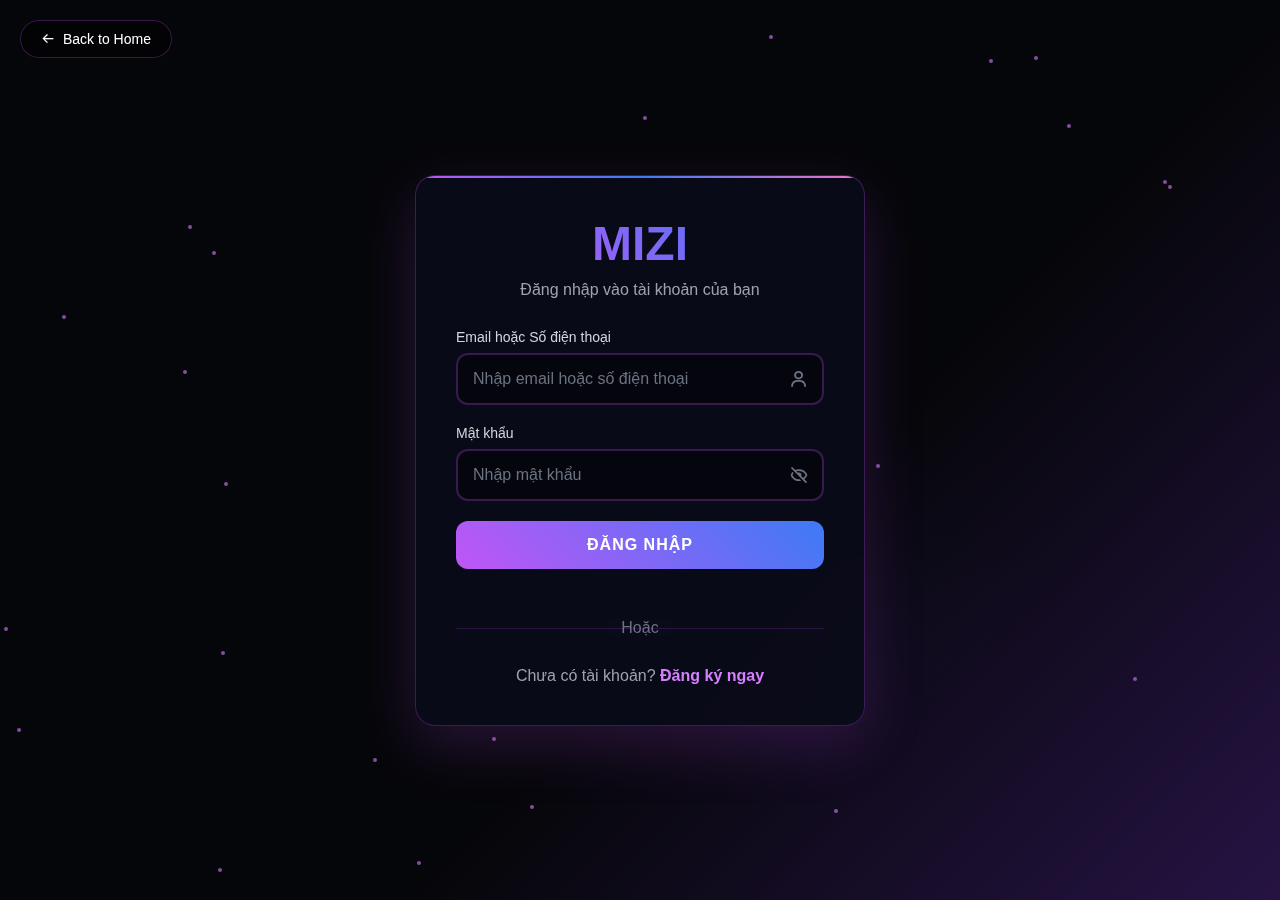
<file: profile.html>
<!DOCTYPE html>
<html lang="en">
<head>
    <meta charset="UTF-8">
    <meta name="viewport" content="width=device-width, initial-scale=1.0">
    <title>SHYRED - Profile</title>
    <link href='https://unpkg.com/boxicons@2.1.4/css/boxicons.min.css' rel='stylesheet'>
    <style>
        /* Reset and Base Styles */
        * {
            margin: 0;
            padding: 0;
            box-sizing: border-box;
        }

        body {
            font-family: -apple-system, BlinkMacSystemFont, 'Segoe UI', 'Roboto', sans-serif;
            background: #0a0b1a;
            color: white;
            overflow-x: hidden;
            min-height: 100vh;
        }

        /* CSS Variables */
        :root {
            --cyber-dark: hsl(230, 25%, 3%);
            --cyber-purple: hsl(280, 90%, 65%);
            --cyber-blue: hsl(220, 90%, 60%);
            --cyber-pink: hsl(320, 85%, 70%);
            --cyber-glow: hsl(280, 100%, 75%);
        }

        /* Container */
        .container {
            min-height: 100vh;
            position: relative;
            overflow: hidden;
        }

        /* Background Effects */
        .background-gradient {
            position: absolute;
            inset: 0;
            background: linear-gradient(135deg, var(--cyber-dark) 0%, var(--cyber-dark) 60%, rgba(147, 51, 234, 0.2) 100%);
            z-index: 1;
        }

        .particles-container {
            position: absolute;
            inset: 0;
            z-index: 2;
        }

        .particle {
            position: absolute;
            width: 4px;
            height: 4px;
            background: var(--cyber-glow);
            border-radius: 50%;
            opacity: 0.6;
            animation: pulse-glow 2s ease-in-out infinite alternate;
        }

        .profile-container {
            position: relative;
            z-index: 10;
            padding: 0;
            min-height: 100vh;
            animation: fadeInScale 0.8s ease-out;
        }
        
        .profile-header {
            position: relative;
            height: 400px;
            background: linear-gradient(135deg, var(--cyber-dark), var(--cyber-purple));
            background-size: 200% 200%;
            animation: backgroundShift 10s ease-in-out infinite;
            overflow: hidden;
        }
        
        .cover-photo {
            width: 100%;
            height: 100%;
            object-fit: cover;
            opacity: 0.8;
        }
        
        .cover-overlay {
            position: absolute;
            inset: 0;
            background: linear-gradient(45deg, rgba(180, 71, 235, 0.3), rgba(43, 108, 238, 0.2));
        }
        
        .profile-info {
            position: absolute;
            bottom: 0;
            left: 0;
            right: 0;
            padding: 50px 40px;
            background: linear-gradient(transparent, rgba(0, 0, 0, 0.8));
        }
        
        .avatar-container {
            position: relative;
            display: inline-block;
            margin-bottom: 20px;
            animation: slideInUp 0.6s ease-out 0.2s both;
        }
        
        .profile-avatar {
            width: 150px;
            height: 150px;
            border-radius: 50%;
            border: 4px solid var(--cyber-glow);
            object-fit: cover;
            box-shadow: 0 0 30px var(--cyber-glow);
            transition: all 0.5s ease;
            animation: glow-pulse 3s ease-in-out infinite;
        }

        .profile-avatar:hover {
            transform: scale(1.05);
            box-shadow: 0 0 50px var(--cyber-glow), 0 0 100px var(--cyber-glow);
        }
        
        .avatar-status {
            position: absolute;
            bottom: 15px;
            right: 15px;
            width: 30px;
            height: 30px;
            background: #22c55e;
            border-radius: 50%;
            border: 4px solid var(--cyber-dark);
        }
        
        .profile-name {
            font-size: 36px;
            font-weight: 900;
            background: linear-gradient(45deg, var(--cyber-glow), var(--cyber-blue));
            background-clip: text;
            -webkit-background-clip: text;
            -webkit-text-fill-color: transparent;
            margin-bottom: 10px;
            animation: slideInUp 0.6s ease-out 0.4s both;
            position: relative;
            overflow: hidden;
        }

        .profile-name::after {
            content: '';
            position: absolute;
            top: 0;
            left: -100%;
            width: 100%;
            height: 100%;
            background: linear-gradient(90deg, transparent, rgba(255, 255, 255, 0.3), transparent);
            animation: shimmer 3s infinite;
        }

        @keyframes shimmer {
            0% {
                left: -100%;
            }
            100% {
                left: 100%;
            }
        }
        
        .profile-stats {
            display: flex;
            gap: 30px;
            color: #d1d5db;
            animation: slideInUp 0.6s ease-out 0.6s both;
        }
        
        .stat-item {
            text-align: center;
            transition: all 0.3s ease;
            cursor: pointer;
        }

        .stat-item:hover {
            transform: translateY(-5px) scale(1.05);
        }

        .stat-item:hover .stat-number {
            animation: wiggle 0.5s ease;
        }
        
        .stat-number {
            font-size: 24px;
            font-weight: bold;
            color: var(--cyber-glow);
        }
        
        .stat-label {
            font-size: 12px;
            color: #9ca3af;
            text-transform: uppercase;
            letter-spacing: 1px;
        }
        
        .profile-actions {
            position: absolute;
            top: 20px;
            right: 20px;
            display: flex;
            gap: 10px;
        }
        
        .action-btn {
            background: rgba(0, 0, 0, 0.7);
            border: 1px solid rgba(180, 71, 235, 0.3);
            border-radius: 50px;
            padding: 10px 20px;
            color: white;
            text-decoration: none;
            display: flex;
            align-items: center;
            gap: 8px;
            transition: all 0.3s ease;
            font-size: 14px;
            backdrop-filter: blur(10px);
            cursor: pointer;
            font-family: inherit;
            pointer-events: auto;
            z-index: 100;
            position: relative;
        }
        
        .action-btn:hover {
            background: rgba(180, 71, 235, 0.3);
            border-color: var(--cyber-glow);
            transform: translateY(-2px);
        }
        
        .profile-content {
            padding: 40px;
            max-width: 1200px;
            margin: 0 auto;
        }
        
        .content-grid {
            display: grid;
            grid-template-columns: 2fr 1fr;
            gap: 40px;
        }
        
        .main-content {
            display: flex;
            flex-direction: column;
            gap: 30px;
        }

        .main-content .content-section:nth-child(1) {
            animation-delay: 0.1s;
        }

        .main-content .content-section:nth-child(2) {
            animation-delay: 0.2s;
        }

        .main-content .content-section:nth-child(3) {
            animation-delay: 0.3s;
        }
        
        .sidebar-content {
            display: flex;
            flex-direction: column;
            gap: 20px;
        }

        .sidebar-content .content-section:nth-child(1) {
            animation: slideInRight 0.6s ease-out 0.4s both;
        }

        .sidebar-content .content-section:nth-child(2) {
            animation: slideInRight 0.6s ease-out 0.5s both;
        }

        .sidebar-content .content-section:nth-child(3) {
            animation: slideInRight 0.6s ease-out 0.6s both;
        }

        .sidebar-content .content-section:nth-child(4) {
            animation: slideInRight 0.6s ease-out 0.7s both;
        }

        .sidebar-content .content-section:nth-child(5) {
            animation: slideInRight 0.6s ease-out 0.8s both;
        }
        
        .content-section {
            background: rgba(10, 11, 26, 0.6);
            backdrop-filter: blur(10px);
            border: 1px solid rgba(180, 71, 235, 0.2);
            border-radius: 16px;
            padding: 30px;
            transition: all 0.5s ease;
            animation: slideInUp 0.6s ease-out both;
            position: relative;
            overflow: hidden;
        }

        .content-section::before {
            content: '';
            position: absolute;
            top: 0;
            left: -100%;
            width: 100%;
            height: 2px;
            background: linear-gradient(90deg, transparent, var(--cyber-glow), transparent);
            transition: left 0.5s ease;
        }
        
        .content-section:hover {
            border-color: rgba(180, 71, 235, 0.4);
            box-shadow: 0 10px 40px rgba(180, 71, 235, 0.1);
            transform: translateY(-5px);
        }

        .content-section:hover::before {
            left: 100%;
        }
        
        .section-title {
            font-size: 24px;
            font-weight: bold;
            color: var(--cyber-glow);
            margin-bottom: 20px;
            display: flex;
            align-items: center;
            gap: 10px;
        }
        
        .section-title i {
            font-size: 28px;
        }
        
        .about-text {
            color: #d1d5db;
            line-height: 1.8;
            font-size: 16px;
        }
        
        .activity-item {
            display: flex;
            align-items: center;
            gap: 15px;
            padding: 15px;
            background: rgba(0, 0, 0, 0.3);
            border-radius: 12px;
            margin-bottom: 15px;
            border-left: 3px solid var(--cyber-purple);
            transition: all 0.3s ease;
            cursor: pointer;
            position: relative;
            overflow: hidden;
        }

        .activity-item::before {
            content: '';
            position: absolute;
            left: -100%;
            top: 0;
            width: 100%;
            height: 100%;
            background: linear-gradient(90deg, transparent, rgba(180, 71, 235, 0.1), transparent);
            transition: left 0.5s ease;
        }

        .activity-item:hover {
            transform: translateX(10px);
            background: rgba(180, 71, 235, 0.1);
            border-left-color: var(--cyber-glow);
        }

        .activity-item:hover::before {
            left: 100%;
        }

        .activity-item:hover .activity-icon {
            animation: rotate360 0.5s ease;
        }
        
        .activity-icon {
            width: 40px;
            height: 40px;
            background: linear-gradient(45deg, var(--cyber-purple), var(--cyber-blue));
            border-radius: 50%;
            display: flex;
            align-items: center;
            justify-content: center;
            color: white;
            font-size: 18px;
        }
        
        .activity-details {
            flex: 1;
        }
        
        .activity-title {
            color: white;
            font-weight: 600;
            margin-bottom: 5px;
        }
        
        .activity-time {
            color: #9ca3af;
            font-size: 12px;
        }
        
        .achievement-grid {
            display: grid;
            grid-template-columns: repeat(auto-fit, minmax(120px, 1fr));
            gap: 15px;
        }
        
        .achievement-item {
            background: rgba(0, 0, 0, 0.3);
            border: 1px solid rgba(180, 71, 235, 0.2);
            border-radius: 12px;
            padding: 20px;
            text-align: center;
            transition: all 0.5s ease;
            cursor: pointer;
            position: relative;
            overflow: hidden;
        }

        .achievement-item::before {
            content: '';
            position: absolute;
            top: 50%;
            left: 50%;
            width: 0;
            height: 0;
            background: radial-gradient(circle, var(--cyber-glow) 0%, transparent 70%);
            transform: translate(-50%, -50%);
            transition: all 0.3s ease;
            opacity: 0;
        }
        
        .achievement-item:hover {
            border-color: var(--cyber-glow);
            background: rgba(180, 71, 235, 0.1);
            transform: scale(1.05) rotateY(5deg);
            box-shadow: 0 10px 25px rgba(180, 71, 235, 0.3);
        }

        .achievement-item:hover::before {
            width: 200px;
            height: 200px;
            opacity: 0.1;
        }

        .achievement-item:hover .achievement-icon {
            animation: float 1s ease-in-out infinite;
        }
        
        .achievement-icon {
            font-size: 32px;
            color: var(--cyber-glow);
            margin-bottom: 10px;
        }
        
        .achievement-name {
            color: white;
            font-size: 12px;
            font-weight: 600;
        }
        
        .info-item {
            display: flex;
            justify-content: space-between;
            align-items: center;
            padding: 12px 0;
            border-bottom: 1px solid rgba(180, 71, 235, 0.1);
        }
        
        .info-item:last-child {
            border-bottom: none;
        }
        
        .info-label {
            color: #9ca3af;
            font-size: 14px;
        }
        
        .info-value {
            color: white;
            font-weight: 600;
        }
        
        .gallery-grid {
            display: grid;
            grid-template-columns: repeat(auto-fit, minmax(150px, 1fr));
            gap: 15px;
        }
        
        .gallery-item {
            aspect-ratio: 1;
            background: rgba(0, 0, 0, 0.3);
            border: 1px solid rgba(180, 71, 235, 0.2);
            border-radius: 12px;
            overflow: hidden;
            cursor: pointer;
            transition: all 0.5s ease;
            position: relative;
        }

        .gallery-item::after {
            content: '▶';
            position: absolute;
            top: 50%;
            left: 50%;
            transform: translate(-50%, -50%);
            color: white;
            font-size: 24px;
            opacity: 0;
            transition: all 0.3s ease;
            background: rgba(0, 0, 0, 0.7);
            width: 50px;
            height: 50px;
            border-radius: 50%;
            display: flex;
            align-items: center;
            justify-content: center;
        }
        
        .gallery-item:hover {
            border-color: var(--cyber-glow);
            transform: scale(1.05) rotateZ(2deg);
            box-shadow: 0 15px 35px rgba(180, 71, 235, 0.4);
        }

        .gallery-item:hover::after {
            opacity: 1;
            transform: translate(-50%, -50%) scale(1.1);
        }
        
        .gallery-image {
            width: 100%;
            height: 100%;
            object-fit: cover;
        }
        
        .empty-gallery {
            grid-column: 1 / -1;
            text-align: center;
            padding: 40px;
            color: #6b7280;
        }
        
        .back-home {
            position: fixed;
            top: 20px;
            left: 20px;
            background: rgba(0, 0, 0, 0.7);
            border: 1px solid rgba(180, 71, 235, 0.3);
            border-radius: 50px;
            padding: 10px 20px;
            color: white;
            text-decoration: none;
            display: flex;
            align-items: center;
            gap: 8px;
            transition: all 0.3s ease;
            font-size: 14px;
            backdrop-filter: blur(10px);
            z-index: 1000;
        }
        
        .back-home:hover {
            background: rgba(180, 71, 235, 0.3);
            border-color: var(--cyber-glow);
            transform: translateY(-2px);
        }
        
        .floating-menu {
            position: fixed;
            bottom: 30px;
            right: 30px;
            z-index: 1000;
        }
        
        .menu-toggle {
            width: 60px;
            height: 60px;
            background: linear-gradient(45deg, var(--cyber-purple), var(--cyber-blue));
            border: none;
            border-radius: 50%;
            color: white;
            font-size: 24px;
            cursor: pointer;
            box-shadow: 0 10px 30px rgba(180, 71, 235, 0.4);
            transition: all 0.5s ease;
            animation: float 3s ease-in-out infinite;
            position: relative;
            overflow: hidden;
        }

        .menu-toggle::before {
            content: '';
            position: absolute;
            top: -50%;
            left: -50%;
            width: 200%;
            height: 200%;
            background: linear-gradient(45deg, transparent, rgba(255, 255, 255, 0.1), transparent);
            transform: rotate(45deg);
            transition: all 0.3s ease;
            opacity: 0;
        }
        
        .menu-toggle:hover {
            transform: scale(1.1) rotate(180deg);
            box-shadow: 0 15px 40px rgba(180, 71, 235, 0.6);
        }

        .menu-toggle:hover::before {
            opacity: 1;
            top: -25%;
            left: -25%;
        }
        
        .menu-items {
            position: absolute;
            bottom: 80px;
            right: 0;
            display: flex;
            flex-direction: column;
            gap: 15px;
            opacity: 0;
            transform: translateY(20px);
            transition: all 0.3s ease;
            pointer-events: none;
        }
        
        .menu-items.active {
            opacity: 1;
            transform: translateY(0);
            pointer-events: auto;
        }
        
        .menu-item {
            background: rgba(0, 0, 0, 0.8);
            border: 1px solid rgba(180, 71, 235, 0.3);
            border-radius: 50px;
            padding: 12px 20px;
            color: white;
            text-decoration: none;
            display: flex;
            align-items: center;
            gap: 10px;
            transition: all 0.3s ease;
            backdrop-filter: blur(10px);
            white-space: nowrap;
            cursor: pointer;
            font-family: inherit;
            font-size: inherit;
            pointer-events: auto;
            z-index: 100;
            position: relative;
        }
        
        .menu-item:hover {
            background: rgba(180, 71, 235, 0.3);
            border-color: var(--cyber-glow);
        }

        /* Additional glow effects */
        .glow-effect {
            position: absolute;
            border-radius: 50%;
            filter: blur(64px);
            pointer-events: none;
        }

        .glow-purple {
            top: 25%;
            left: 25%;
            width: 256px;
            height: 256px;
            background: var(--cyber-purple);
            opacity: 0.1;
        }

        .glow-blue {
            bottom: 25%;
            right: 25%;
            width: 192px;
            height: 192px;
            background: var(--cyber-blue);
            opacity: 0.1;
        }

        /* Enhanced Animations */
        @keyframes pulse-glow {
            0% {
                box-shadow: 0 0 5px var(--cyber-glow), 0 0 10px var(--cyber-glow), 0 0 15px var(--cyber-glow);
                opacity: 0.6;
            }
            100% {
                box-shadow: 0 0 10px var(--cyber-glow), 0 0 20px var(--cyber-glow), 0 0 30px var(--cyber-glow);
                opacity: 1;
            }
        }

        @keyframes slideInUp {
            from {
                opacity: 0;
                transform: translateY(30px);
            }
            to {
                opacity: 1;
                transform: translateY(0);
            }
        }

        @keyframes slideInLeft {
            from {
                opacity: 0;
                transform: translateX(-30px);
            }
            to {
                opacity: 1;
                transform: translateX(0);
            }
        }

        @keyframes slideInRight {
            from {
                opacity: 0;
                transform: translateX(30px);
            }
            to {
                opacity: 1;
                transform: translateX(0);
            }
        }

        @keyframes fadeInScale {
            from {
                opacity: 0;
                transform: scale(0.8);
            }
            to {
                opacity: 1;
                transform: scale(1);
            }
        }

        @keyframes float {
            0%, 100% {
                transform: translateY(0px);
            }
            50% {
                transform: translateY(-10px);
            }
        }

        @keyframes rotate360 {
            from {
                transform: rotate(0deg);
            }
            to {
                transform: rotate(360deg);
            }
        }

        @keyframes wiggle {
            0%, 100% {
                transform: rotate(0deg);
            }
            25% {
                transform: rotate(-5deg);
            }
            75% {
                transform: rotate(5deg);
            }
        }

        @keyframes typing {
            from {
                width: 0;
            }
            to {
                width: 100%;
            }
        }

        @keyframes blink {
            50% {
                border-right-color: transparent;
            }
        }

        @keyframes particleFloat {
            0% {
                transform: translateY(0px) rotate(0deg);
                opacity: 0;
            }
            10% {
                opacity: 1;
            }
            90% {
                opacity: 1;
            }
            100% {
                transform: translateY(-100vh) rotate(360deg);
                opacity: 0;
            }
        }

        @keyframes glow-pulse {
            0%, 100% {
                filter: brightness(1) drop-shadow(0 0 5px var(--cyber-glow));
            }
            50% {
                filter: brightness(1.2) drop-shadow(0 0 20px var(--cyber-glow));
            }
        }

        @keyframes backgroundShift {
            0%, 100% {
                background-position: 0% 50%;
            }
            50% {
                background-position: 100% 50%;
            }
        }
        
        @media (max-width: 768px) {
            .content-grid {
                grid-template-columns: 1fr;
                gap: 20px;
            }
            
            .profile-content {
                padding: 20px;
            }
            
            .profile-info {
                padding: 20px;
            }
            
            .profile-name {
                font-size: 28px;
            }
            
            .profile-stats {
                gap: 20px;
            }
            
            .achievement-grid {
                grid-template-columns: repeat(auto-fit, minmax(100px, 1fr));
            }
        }

        /* Advanced Effects */
        .typing-effect {
            overflow: hidden;
            border-right: 2px solid var(--cyber-glow);
            white-space: nowrap;
            animation: typing 3.5s steps(40, end), blink 0.75s step-end infinite;
        }

        .parallax-header {
            transform-style: preserve-3d;
        }

        .glass-morphism {
            background: rgba(255, 255, 255, 0.05);
            backdrop-filter: blur(20px);
            border: 1px solid rgba(255, 255, 255, 0.1);
        }

        .hologram-effect {
            background: linear-gradient(45deg,
                transparent 30%,
                rgba(180, 71, 235, 0.1) 40%,
                rgba(180, 71, 235, 0.3) 50%,
                rgba(180, 71, 235, 0.1) 60%,
                transparent 70%);
            background-size: 200% 200%;
            animation: hologram 3s linear infinite;
        }

        @keyframes hologram {
            0% {
                background-position: 0% 50%;
            }
            100% {
                background-position: 200% 50%;
            }
        }

        .matrix-rain {
            position: absolute;
            top: 0;
            left: 0;
            width: 100%;
            height: 100%;
            overflow: hidden;
            pointer-events: none;
            z-index: 1;
        }

        .matrix-char {
            position: absolute;
            color: var(--cyber-glow);
            font-family: 'Courier New', monospace;
            font-size: 14px;
            opacity: 0.7;
            animation: matrix-fall linear infinite;
        }

        @keyframes matrix-fall {
            from {
                transform: translateY(-100vh);
                opacity: 1;
            }
            to {
                transform: translateY(100vh);
                opacity: 0;
            }
        }

        .particle-effect {
            position: absolute;
            width: 6px;
            height: 6px;
            background: var(--cyber-glow);
            border-radius: 50%;
            animation: particleFloat linear infinite;
        }

        .pulse-ring {
            position: absolute;
            width: 200px;
            height: 200px;
            border: 2px solid var(--cyber-glow);
            border-radius: 50%;
            opacity: 0;
            animation: pulse-ring 2s ease-out infinite;
        }

        @keyframes pulse-ring {
            0% {
                transform: scale(0.5);
                opacity: 1;
            }
            100% {
                transform: scale(2);
                opacity: 0;
            }
        }

        /* Biography Section */
        .edit-bio-btn, .edit-social-btn {
            background: none;
            border: none;
            color: var(--cyber-glow);
            cursor: pointer;
            padding: 5px;
            border-radius: 50%;
            transition: all 0.3s ease;
            margin-left: auto;
        }

        .edit-bio-btn:hover, .edit-social-btn:hover {
            background: rgba(180, 71, 235, 0.2);
            transform: scale(1.1);
        }

        .section-title {
            display: flex;
            align-items: center;
            gap: 10px;
        }

        .bio-content {
            margin-top: 15px;
            padding: 15px;
            background: rgba(255, 255, 255, 0.05);
            border-radius: 10px;
            border: 1px solid rgba(180, 71, 235, 0.2);
        }

        .bio-content p {
            line-height: 1.6;
            color: #d1d5db;
            margin: 0;
        }

        .bio-content.empty p {
            color: #9ca3af;
            font-style: italic;
            cursor: pointer;
        }

        /* Social Media Links */
        .social-links {
            margin-top: 15px;
        }

        .social-item {
            margin-bottom: 10px;
        }

        .social-item a {
            display: flex;
            align-items: center;
            gap: 10px;
            padding: 10px 15px;
            background: rgba(255, 255, 255, 0.05);
            border-radius: 8px;
            color: #d1d5db;
            text-decoration: none;
            transition: all 0.3s ease;
            border: 1px solid rgba(180, 71, 235, 0.2);
        }

        .social-item a:hover {
            background: rgba(180, 71, 235, 0.2);
            color: var(--cyber-glow);
            transform: translateX(5px);
        }

        .social-item i {
            font-size: 18px;
        }

        .social-placeholder {
            padding: 15px;
            background: rgba(255, 255, 255, 0.05);
            border-radius: 10px;
            border: 1px solid rgba(180, 71, 235, 0.2);
        }

        .social-placeholder p {
            color: #9ca3af;
            font-style: italic;
            margin: 0;
            cursor: pointer;
        }

        /* Modal Styles */
        .modal {
            position: fixed;
            top: 0;
            left: 0;
            width: 100%;
            height: 100%;
            background: rgba(0, 0, 0, 0.8);
            display: none;
            align-items: center;
            justify-content: center;
            z-index: 2000;
        }

        .modal-content {
            background: rgba(10, 11, 26, 0.95);
            border-radius: 15px;
            padding: 30px;
            max-width: 500px;
            width: 90%;
            border: 1px solid rgba(180, 71, 235, 0.3);
            backdrop-filter: blur(20px);
        }

        .modal-header {
            margin-bottom: 20px;
        }

        .modal-title {
            font-size: 18px;
            font-weight: bold;
            color: var(--cyber-glow);
            margin-bottom: 5px;
        }

        .form-group {
            margin-bottom: 20px;
        }

        .form-label {
            display: block;
            margin-bottom: 8px;
            font-size: 14px;
            color: rgba(255, 255, 255, 0.8);
        }

        .form-input, .form-textarea {
            width: 100%;
            background: rgba(255, 255, 255, 0.1);
            border: 1px solid rgba(180, 71, 235, 0.5);
            border-radius: 8px;
            padding: 12px;
            color: white;
            font-size: 14px;
            outline: none;
            font-family: inherit;
        }

        .form-textarea {
            resize: vertical;
            min-height: 100px;
        }

        .form-input::placeholder, .form-textarea::placeholder {
            color: rgba(255, 255, 255, 0.5);
        }

        .modal-actions {
            display: flex;
            gap: 10px;
            justify-content: flex-end;
        }

        .btn {
            padding: 10px 20px;
            border: none;
            border-radius: 8px;
            font-weight: bold;
            cursor: pointer;
            transition: all 0.3s ease;
            font-family: inherit;
        }

        .btn-primary {
            background: linear-gradient(45deg, var(--cyber-purple), var(--cyber-blue));
            color: white;
        }

        .btn-secondary {
            background: rgba(255, 255, 255, 0.1);
            color: white;
            border: 1px solid rgba(180, 71, 235, 0.3);
        }

        .btn:hover {
            transform: scale(1.05);
        }

        /* Posts Section with Interaction Features */
        .post-item {
            position: relative;
            margin-bottom: 20px;
        }

        .post-interactions {
            position: absolute;
            bottom: 10px;
            left: 10px;
            right: 10px;
            background: rgba(0, 0, 0, 0.8);
            padding: 10px;
            border-radius: 8px;
            display: flex;
            justify-content: space-between;
            align-items: center;
            opacity: 0;
            transition: opacity 0.3s ease;
        }

        .post-item:hover .post-interactions {
            opacity: 1;
        }

        .interaction-buttons {
            display: flex;
            gap: 15px;
        }

        .interaction-btn {
            background: none;
            border: none;
            color: white;
            cursor: pointer;
            padding: 5px;
            border-radius: 50%;
            transition: all 0.3s ease;
            font-size: 16px;
        }

        .interaction-btn:hover {
            background: rgba(180, 71, 235, 0.3);
            transform: scale(1.1);
        }

        .interaction-btn.liked {
            color: #ef4444;
        }

        .interaction-btn.saved {
            color: #fbbf24;
        }

        .interaction-count {
            font-size: 12px;
            color: #9ca3af;
        }
    </style>
</head>
<body>
    <div class="container">
        <!-- Background Effects -->
        <div class="background-gradient"></div>
        <div class="particles-container" id="particles"></div>
        
        <!-- Back to Home -->
        <a href="index.html" class="back-home">
            <i class='bx bx-arrow-back'></i>
            Back to Home
        </a>
        
        <!-- Profile Container -->
        <div class="profile-container">
            <!-- Profile Header -->
            <div class="profile-header">
                <img id="coverPhoto" class="cover-photo" src="" alt="Cover Photo">
                <div class="cover-overlay"></div>
                
                <div class="profile-actions">
                    <button class="action-btn" onclick="window.location.href='settings.html'">
                        <i class='bx bx-cog'></i>
                        Settings
                    </button>
                    <button class="action-btn" onclick="logout()">
                        <i class='bx bx-log-out'></i>
                        Logout
                    </button>
                </div>
                
                <div class="profile-info">
                    <div class="avatar-container">
                        <img id="profileAvatar" class="profile-avatar" src="" alt="Profile Avatar">
                        <div class="avatar-status"></div>
                    </div>
                    
                    <div class="profile-name" id="profileName">@Mizi_username</div>
                    
                    <div class="profile-stats">
                        <div class="stat-item">
                            <div class="stat-number" id="videosCount">0</div>
                            <div class="stat-label">Videos</div>
                        </div>
                        <div class="stat-item">
                            <div class="stat-number" id="joinDays">0</div>
                            <div class="stat-label">Days Active</div>
                        </div>
                        <div class="stat-item">
                            <div class="stat-number" id="achievementsCount">5</div>
                            <div class="stat-label">Achievements</div>
                        </div>
                    </div>
                </div>
            </div>
            
            <!-- Profile Content -->
            <div class="profile-content">
                <div class="content-grid">
                    <!-- Main Content -->
                    <div class="main-content">
                        <!-- About Section -->
                        <div class="content-section">
                            <div class="section-title">
                                <i class='bx bx-user'></i>
                                Giới thiệu
                            </div>
                            <div class="about-text" id="aboutText">
                                Chào mừng đến với profile của tôi! Tôi là một thành viên tích cực của cộng đồng SHYRED, 
                                luôn khám phá những điều mới mẻ và chia sẻ những khoảnh khắc thú v��� qua video. 
                                Hãy kết nối và cùng khám phá thế giới cyberpunk đầy màu sắc! 🚀
                            </div>
                        </div>
                        
                        <!-- Recent Activity -->
                        <div class="content-section">
                            <div class="section-title">
                                <i class='bx bx-history'></i>
                                Hoạt động gần đây
                            </div>
                            <div id="activityList">
                                <div class="activity-item">
                                    <div class="activity-icon">
                                        <i class='bx bx-video'></i>
                                    </div>
                                    <div class="activity-details">
                                        <div class="activity-title">Tham gia SHYRED</div>
                                        <div class="activity-time" id="joinTime">Hôm nay</div>
                                    </div>
                                </div>
                                
                                <div class="activity-item">
                                    <div class="activity-icon">
                                        <i class='bx bx-user-plus'></i>
                                    </div>
                                    <div class="activity-details">
                                        <div class="activity-title">Tạo tài khoản thành công</div>
                                        <div class="activity-time" id="createTime">Hôm nay</div>
                                    </div>
                                </div>
                            </div>
                        </div>
                        
                        <!-- Video Gallery -->
                        <div class="content-section">
                            <div class="section-title">
                                <i class='bx bx-video'></i>
                                Video của tôi
                            </div>
                            <div class="gallery-grid" id="videoGallery">
                                <div class="empty-gallery">
                                    <i class='bx bx-video' style="font-size: 48px; color: #6b7280; margin-bottom: 10px;"></i>
                                    <div>Chưa có video nào</div>
                                    <div style="font-size: 14px; margin-top: 10px;">
                                        <a href="video.html" style="color: var(--cyber-glow);">Tải lên video đầu tiên</a>
                                    </div>
                                </div>
                            </div>
                        </div>
                    </div>
                    
                    <!-- Sidebar Content -->
                    <div class="sidebar-content">
                        <!-- Personal Info -->
                        <div class="content-section">
                            <div class="section-title">
                                <i class='bx bx-info-circle'></i>
                                Thông tin
                            </div>
                            <div class="info-item">
                                <span class="info-label">Email:</span>
                                <span class="info-value" id="userEmail">example@email.com</span>
                            </div>
                            <div class="info-item">
                                <span class="info-label">Điện thoại:</span>
                                <span class="info-value" id="userPhone">0123456789</span>
                            </div>
                            <div class="info-item">
                                <span class="info-label">Tham gia:</span>
                                <span class="info-value" id="joinDate">Hôm nay</span>
                            </div>
                            <div class="info-item">
                                <span class="info-label">Trạng thái:</span>
                                <span class="info-value" style="color: #22c55e;">Đang hoạt động</span>
                            </div>
                        </div>

                        <!-- Biography -->
                        <div class="content-section">
                            <div class="section-title">
                                <i class='bx bx-user'></i>
                                Tiểu s��
                                <button class="edit-bio-btn" onclick="editBiography()">
                                    <i class='bx bx-edit'></i>
                                </button>
                            </div>
                            <div class="bio-content" id="bioContent">
                                <p id="bioText">Chưa có tiểu sử. Click để thêm tiểu sử của bạn.</p>
                            </div>
                        </div>

                        <!-- Social Media Links -->
                        <div class="content-section">
                            <div class="section-title">
                                <i class='bx bx-link'></i>
                                Mạng xã hội
                                <button class="edit-social-btn" onclick="editSocialLinks()">
                                    <i class='bx bx-edit'></i>
                                </button>
                            </div>
                            <div class="social-links" id="socialLinks">
                                <div class="social-item" id="facebookLink" style="display: none;">
                                    <a href="#" target="_blank" rel="noopener">
                                        <i class='bx bxl-facebook'></i>
                                        Facebook
                                    </a>
                                </div>
                                <div class="social-item" id="tiktokLink" style="display: none;">
                                    <a href="#" target="_blank" rel="noopener">
                                        <i class='bx bxl-tiktok'></i>
                                        TikTok
                                    </a>
                                </div>
                                <div class="social-item" id="youtubeLink" style="display: none;">
                                    <a href="#" target="_blank" rel="noopener">
                                        <i class='bx bxl-youtube'></i>
                                        YouTube
                                    </a>
                                </div>
                                <div class="social-placeholder" id="socialPlaceholder">
                                    <p>Chưa có liên kết mạng xã hội. Click để thêm.</p>
                                </div>
                            </div>
                        </div>

                        <!-- Achievements -->
                        <div class="content-section">
                            <div class="section-title">
                                <i class='bx bx-trophy'></i>
                                Thành tích
                            </div>
                            <div class="achievement-grid">
                                <div class="achievement-item">
                                    <div class="achievement-icon">🎉</div>
                                    <div class="achievement-name">Thành viên mới</div>
                                </div>
                                <div class="achievement-item">
                                    <div class="achievement-icon">🚀</div>
                                    <div class="achievement-name">Người tiên phong</div>
                                </div>
                                <div class="achievement-item">
                                    <div class="achievement-icon">💎</div>
                                    <div class="achievement-name">Tài khoản xác thực</div>
                                </div>
                                <div class="achievement-item">
                                    <div class="achievement-icon">🎨</div>
                                    <div class="achievement-name">Nghệ sĩ</div>
                                </div>
                                <div class="achievement-item">
                                    <div class="achievement-icon">⭐</div>
                                    <div class="achievement-name">Thành viên tích cực</div>
                                </div>
                            </div>
                        </div>
                        
                        <!-- Quick Actions -->
                        <div class="content-section">
                            <div class="section-title">
                                <i class='bx bx-flash'></i>
                                Thao tác nhanh
                            </div>
                            <div style="display: flex; flex-direction: column; gap: 10px;">
                                <button class="action-btn" style="justify-content: center;" onclick="window.location.href='video.html'">
                                    <i class='bx bx-video-plus'></i>
                                    Tải lên video
                                </button>
                                <button class="action-btn" style="justify-content: center;" onclick="window.location.href='settings.html'">
                                    <i class='bx bx-palette'></i>
                                    Đổi giao di��n
                                </button>
                                <button class="action-btn" style="justify-content: center;" onclick="shareProfile()">
                                    <i class='bx bx-share'></i>
                                    Chia sẻ profile
                                </button>
                            </div>
                        </div>
                    </div>
                </div>
            </div>
        </div>
        
        <!-- Floating Menu -->
        <div class="floating-menu">
            <div class="menu-items" id="menuItems">
                <button class="menu-item" onclick="window.location.href='video.html'">
                    <i class='bx bx-video-plus'></i>
                    Upload Video
                </button>
                <button class="menu-item" onclick="window.location.href='settings.html'">
                    <i class='bx bx-cog'></i>
                    Settings
                </button>
                <button class="menu-item" onclick="shareProfile()">
                    <i class='bx bx-share'></i>
                    Share Profile
                </button>
            </div>
            <button class="menu-toggle" id="menuToggle">
                <i class='bx bx-plus'></i>
            </button>
        </div>
        
        <!-- Additional glow effects -->
        <div class="glow-effect glow-purple"></div>
        <div class="glow-effect glow-blue"></div>
    </div>

    <script>
        // Enhanced Particle Effects System
        class ParticleSystem {
            constructor() {
                this.container = document.getElementById('particles');
                this.particles = [];
                this.maxParticles = 50;
                this.mouseX = 0;
                this.mouseY = 0;
                this.init();
                this.addMouseTracking();
            }

            init() {
                this.createParticles();
                this.animateParticles();
                this.createMatrixRain();
            }

            addMouseTracking() {
                document.addEventListener('mousemove', (e) => {
                    this.mouseX = e.clientX;
                    this.mouseY = e.clientY;
                    this.createMouseParticle(e.clientX, e.clientY);
                });
            }

            createMouseParticle(x, y) {
                const particle = document.createElement('div');
                particle.className = 'particle-effect';
                particle.style.left = x + 'px';
                particle.style.top = y + 'px';
                particle.style.animationDuration = '2s';

                this.container.appendChild(particle);

                setTimeout(() => {
                    if (particle.parentNode) {
                        particle.parentNode.removeChild(particle);
                    }
                }, 2000);
            }

            createParticles() {
                for (let i = 0; i < this.maxParticles; i++) {
                    this.createParticle();
                }
            }

            createParticle() {
                const particle = document.createElement('div');
                particle.className = 'particle';

                // Random position
                const x = Math.random() * window.innerWidth;
                const y = Math.random() * window.innerHeight;

                particle.style.left = x + 'px';
                particle.style.top = y + 'px';

                // Random animation properties
                const animationDelay = Math.random() * 2 + 's';
                const animationDuration = (2 + Math.random() * 3) + 's';

                particle.style.animationDelay = animationDelay;
                particle.style.animationDuration = animationDuration;

                this.container.appendChild(particle);
                this.particles.push({
                    element: particle,
                    x: x,
                    y: y,
                    vx: (Math.random() - 0.5) * 0.8,
                    vy: (Math.random() - 0.5) * 0.8,
                    attraction: Math.random() * 0.1
                });
            }

            animateParticles() {
                setInterval(() => {
                    this.particles.forEach(particle => {
                        // Mouse attraction
                        const dx = this.mouseX - particle.x;
                        const dy = this.mouseY - particle.y;
                        const distance = Math.sqrt(dx * dx + dy * dy);

                        if (distance < 200) {
                            particle.vx += (dx / distance) * particle.attraction;
                            particle.vy += (dy / distance) * particle.attraction;
                        }

                        particle.x += particle.vx;
                        particle.y += particle.vy;

                        // Apply friction
                        particle.vx *= 0.99;
                        particle.vy *= 0.99;

                        // Boundary check
                        if (particle.x < 0 || particle.x > window.innerWidth) {
                            particle.vx *= -0.8;
                        }
                        if (particle.y < 0 || particle.y > window.innerHeight) {
                            particle.vy *= -0.8;
                        }

                        // Keep within bounds
                        particle.x = Math.max(0, Math.min(window.innerWidth, particle.x));
                        particle.y = Math.max(0, Math.min(window.innerHeight, particle.y));

                        particle.element.style.left = particle.x + 'px';
                        particle.element.style.top = particle.y + 'px';
                    });
                }, 16); // 60fps
            }

            createMatrixRain() {
                const matrixContainer = document.createElement('div');
                matrixContainer.className = 'matrix-rain';
                this.container.appendChild(matrixContainer);

                const characters = '01アイウエオカキクケコサシスセソタチツテトナニヌネノハヒフヘホマミムメモヤユヨラリルレロワヲン';

                setInterval(() => {
                    if (Math.random() < 0.1) {
                        const char = document.createElement('div');
                        char.className = 'matrix-char';
                        char.textContent = characters[Math.floor(Math.random() * characters.length)];
                        char.style.left = Math.random() * window.innerWidth + 'px';
                        char.style.animationDuration = (Math.random() * 3 + 2) + 's';

                        matrixContainer.appendChild(char);

                        setTimeout(() => {
                            if (char.parentNode) {
                                char.parentNode.removeChild(char);
                            }
                        }, 5000);
                    }
                }, 100);
            }
        }

        // Audio System for UI Interactions
        class AudioSystem {
            constructor() {
                this.audioContext = null;
                this.init();
            }

            init() {
                if (typeof AudioContext !== 'undefined' || typeof webkitAudioContext !== 'undefined') {
                    this.audioContext = new (AudioContext || webkitAudioContext)();
                }
            }

            playSound(frequency, duration = 200, type = 'sine') {
                if (!this.audioContext) return;

                const oscillator = this.audioContext.createOscillator();
                const gainNode = this.audioContext.createGain();

                oscillator.connect(gainNode);
                gainNode.connect(this.audioContext.destination);

                oscillator.frequency.setValueAtTime(frequency, this.audioContext.currentTime);
                oscillator.type = type;

                gainNode.gain.setValueAtTime(0.1, this.audioContext.currentTime);
                gainNode.gain.exponentialRampToValueAtTime(0.01, this.audioContext.currentTime + duration / 1000);

                oscillator.start(this.audioContext.currentTime);
                oscillator.stop(this.audioContext.currentTime + duration / 1000);
            }

            playClickSound() {
                this.playSound(800, 100);
            }

            playHoverSound() {
                this.playSound(600, 80);
            }

            playSuccessSound() {
                this.playSound(523, 150); // C note
                setTimeout(() => this.playSound(659, 150), 100); // E note
                setTimeout(() => this.playSound(784, 200), 200); // G note
            }
        }

        // Performance Monitoring
        class PerformanceMonitor {
            constructor() {
                this.fps = 0;
                this.lastTime = performance.now();
                this.frameCount = 0;
                this.monitor();
            }

            monitor() {
                const currentTime = performance.now();
                this.frameCount++;

                if (currentTime - this.lastTime >= 1000) {
                    this.fps = this.frameCount;
                    this.frameCount = 0;
                    this.lastTime = currentTime;

                    // Adjust particle count based on performance
                    if (this.fps < 30 && window.particleSystem) {
                        window.particleSystem.maxParticles = Math.max(10, window.particleSystem.maxParticles - 5);
                    } else if (this.fps > 50 && window.particleSystem) {
                        window.particleSystem.maxParticles = Math.min(80, window.particleSystem.maxParticles + 2);
                    }
                }

                requestAnimationFrame(() => this.monitor());
            }
        }

        // Initialize enhanced systems when DOM is loaded
        document.addEventListener('DOMContentLoaded', function() {
            window.particleSystem = new ParticleSystem();
            window.audioSystem = new AudioSystem();
            window.performanceMonitor = new PerformanceMonitor();

            // Add interactive effects to elements
            addInteractiveEffects();
        });

        // Add interactive effects to UI elements
        function addInteractiveEffects() {
            // Add hover sounds to interactive elements
            const interactiveElements = document.querySelectorAll('button, .action-btn, .menu-item, .achievement-item, .gallery-item, .activity-item');

            interactiveElements.forEach(element => {
                element.addEventListener('mouseenter', () => {
                    if (window.audioSystem) {
                        window.audioSystem.playHoverSound();
                    }
                });

                element.addEventListener('click', () => {
                    if (window.audioSystem) {
                        window.audioSystem.playClickSound();
                    }
                    createRippleEffect(element, event);
                });
            });

            // Add pulse rings to avatar
            const avatar = document.querySelector('.profile-avatar');
            if (avatar) {
                setInterval(() => {
                    createPulseRing(avatar);
                }, 3000);
            }
        }

        // Create ripple effect on click
        function createRippleEffect(element, event) {
            const ripple = document.createElement('div');
            const rect = element.getBoundingClientRect();
            const size = Math.max(rect.width, rect.height);
            const x = event.clientX - rect.left - size / 2;
            const y = event.clientY - rect.top - size / 2;

            ripple.style.cssText = `
                position: absolute;
                width: ${size}px;
                height: ${size}px;
                left: ${x}px;
                top: ${y}px;
                background: radial-gradient(circle, var(--cyber-glow) 0%, transparent 70%);
                border-radius: 50%;
                transform: scale(0);
                animation: ripple 0.6s linear;
                pointer-events: none;
                z-index: 1000;
            `;

            element.style.position = 'relative';
            element.style.overflow = 'hidden';
            element.appendChild(ripple);

            setTimeout(() => {
                if (ripple.parentNode) {
                    ripple.parentNode.removeChild(ripple);
                }
            }, 600);
        }

        // Create pulse ring effect
        function createPulseRing(element) {
            const ring = document.createElement('div');
            ring.className = 'pulse-ring';

            const rect = element.getBoundingClientRect();
            ring.style.left = (rect.left + rect.width / 2 - 100) + 'px';
            ring.style.top = (rect.top + rect.height / 2 - 100) + 'px';
            ring.style.position = 'fixed';
            ring.style.pointerEvents = 'none';
            ring.style.zIndex = '1000';

            document.body.appendChild(ring);

            setTimeout(() => {
                if (ring.parentNode) {
                    ring.parentNode.removeChild(ring);
                }
            }, 2000);
        }

        // Add CSS for ripple animation
        const style = document.createElement('style');
        style.textContent = `
            @keyframes ripple {
                to {
                    transform: scale(2);
                    opacity: 0;
                }
            }
        `;
        document.head.appendChild(style);

        // Check if user is logged in
        const currentUser = JSON.parse(localStorage.getItem('shyred_current_user') || 'null');

        if (!currentUser) {
            window.location.href = 'login.html';
        }

        // Load and apply saved theme
        function loadSavedTheme() {
            if (currentUser && currentUser.settings && currentUser.settings.theme) {
                const theme = currentUser.settings.theme;
                applyTheme(theme);
                console.log('Applied saved theme in profile:', theme);
            }
        }

        // Apply theme to page
        function applyTheme(theme) {
            const root = document.documentElement;
            root.style.setProperty('--cyber-purple', theme.primaryColor);
            root.style.setProperty('--cyber-blue', theme.secondaryColor);
            root.style.setProperty('--cyber-pink', theme.accentColor);
            root.style.setProperty('--cyber-glow', theme.primaryColor);

            // Update background gradient
            const backgroundGradient = document.querySelector('.background-gradient');
            if (backgroundGradient) {
                const rgb = hexToRgb(theme.primaryColor);
                backgroundGradient.style.background = `linear-gradient(135deg, var(--cyber-dark) 0%, var(--cyber-dark) 60%, rgba(${rgb}, 0.2) 100%)`;
            }

            // Update glow effects manually
            const glowPurple = document.querySelector('.glow-purple');
            const glowBlue = document.querySelector('.glow-blue');

            if (glowPurple) {
                const rgb = hexToRgb(theme.primaryColor);
                glowPurple.style.background = `rgba(${rgb}, 0.1)`;
            }
            if (glowBlue) {
                const rgb = hexToRgb(theme.secondaryColor);
                glowBlue.style.background = `rgba(${rgb}, 0.1)`;
            }
        }

        // Helper function to convert hex to rgb
        function hexToRgb(hex) {
            const result = /^#?([a-f\d]{2})([a-f\d]{2})([a-f\d]{2})$/i.exec(hex);
            return result ?
                `${parseInt(result[1], 16)}, ${parseInt(result[2], 16)}, ${parseInt(result[3], 16)}` :
                '180, 71, 235';
        }
        
        // Load user profile data
        function loadProfile() {
            if (!currentUser) return;
            
            // Set basic info
            document.getElementById('profileName').textContent = currentUser.username;
            document.getElementById('userEmail').textContent = currentUser.email;
            document.getElementById('userPhone').textContent = currentUser.phone;
            
            // Set avatar
            const avatar = currentUser.avatar || getDefaultAvatar();
            document.getElementById('profileAvatar').src = avatar;
            
            // Set cover photo
            const coverPhoto = currentUser.coverPhoto || getDefaultCover();
            document.getElementById('coverPhoto').src = coverPhoto;
            
            // Calculate join days
            const joinDate = new Date(currentUser.joinDate);
            const today = new Date();
            const daysDiff = Math.floor((today - joinDate) / (1000 * 60 * 60 * 24));
            
            document.getElementById('joinDays').textContent = daysDiff;
            document.getElementById('joinDate').textContent = formatDate(joinDate);
            document.getElementById('joinTime').textContent = getTimeAgo(joinDate);
            document.getElementById('createTime').textContent = getTimeAgo(joinDate);
            
            // Load videos count
            const userVideos = getUserVideos();
            document.getElementById('videosCount').textContent = userVideos.length;
            
            // Load video gallery
            loadVideoGallery(userVideos);
        }
        
        function getDefaultAvatar() {
            return '[data-uri]';
        }
        
        function getDefaultCover() {
            return '[data-uri]';
        }
        
        function getUserVideos() {
            const allVideos = JSON.parse(localStorage.getItem('shyred_videos') || '[]');
            return allVideos.filter(video => video.userId === currentUser.id);
        }
        
        function loadVideoGallery(videos) {
            const gallery = document.getElementById('videoGallery');
            
            if (videos.length === 0) {
                gallery.innerHTML = `
                    <div class="empty-gallery">
                        <i class='bx bx-video' style="font-size: 48px; color: #6b7280; margin-bottom: 10px;"></i>
                        <div>Chưa có video nào</div>
                        <div style="font-size: 14px; margin-top: 10px;">
                            <a href="video.html" style="color: var(--cyber-glow);">Tải lên video đầu tiên</a>
                        </div>
                    </div>
                `;
                return;
            }
            
            gallery.innerHTML = videos.map(video => `
                <div class="gallery-item" onclick="openVideo('${video.id}')">
                    <video class="gallery-image">
                        <source src="${video.videoData || video.videoUrl}" type="video/mp4">
                    </video>
                </div>
            `).join('');
        }
        
        function formatDate(date) {
            return date.toLocaleDateString('vi-VN', {
                year: 'numeric',
                month: 'long',
                day: 'numeric'
            });
        }
        
        function getTimeAgo(date) {
            const now = new Date();
            const diffInMs = now - date;
            const diffInSec = Math.floor(diffInMs / 1000);
            const diffInMin = Math.floor(diffInSec / 60);
            const diffInHour = Math.floor(diffInMin / 60);
            const diffInDay = Math.floor(diffInHour / 24);

            if (diffInSec < 60) return 'Vừa xong';
            if (diffInMin < 60) return `${diffInMin} phút trước`;
            if (diffInHour < 24) return `${diffInHour} giờ trước`;
            if (diffInDay < 7) return `${diffInDay} ngày trước`;
            
            return formatDate(date);
        }
        
        function openVideo(videoId) {
            window.location.href = `video.html#${videoId}`;
        }
        
        function shareProfile() {
            const shareUrl = `${window.location.origin}/profile.html?user=${currentUser.username}`;
            
            if (navigator.share) {
                navigator.share({
                    title: `Profile của ${currentUser.username}`,
                    text: `Xem profile của tôi trên SHYRED!`,
                    url: shareUrl
                });
            } else {
                // Fallback: copy to clipboard
                navigator.clipboard.writeText(shareUrl).then(() => {
                    showNotification('Link profile đã được sao chép!', 'success');
                }).catch(() => {
                    showNotification('Không thể sao chép link', 'error');
                });
            }
        }
        
        function logout(event) {
            if (event) event.preventDefault();
            if (confirm('Bạn có chắc chắn muốn ��ăng xuất?')) {
                localStorage.removeItem('shyred_current_user');
                showNotification('Đã đăng xuất thành công!', 'success');
                setTimeout(() => {
                    window.location.href = 'index.html';
                }, 1000);
            }
        }
        
        function showNotification(message, type = 'info') {
            const notification = document.createElement('div');
            notification.style.cssText = `
                position: fixed;
                top: 20px;
                right: 20px;
                background: ${type === 'success' ? 'var(--cyber-blue)' : type === 'error' ? '#ef4444' : 'var(--cyber-purple)'};
                color: white;
                padding: 16px 24px;
                border-radius: 12px;
                font-weight: 600;
                z-index: 10000;
                animation: slideInRight 0.5s ease;
                box-shadow: 0 10px 40px rgba(0, 0, 0, 0.3);
            `;
            notification.textContent = message;
            document.body.appendChild(notification);
            
            setTimeout(() => {
                notification.remove();
            }, 3000);
        }
        
        // Floating menu toggle
        document.getElementById('menuToggle').addEventListener('click', function() {
            const menuItems = document.getElementById('menuItems');
            const isActive = menuItems.classList.contains('active');

            menuItems.classList.toggle('active');
            this.querySelector('i').className = isActive ? 'bx bx-plus' : 'bx bx-x';
        });

        // Add alternative click handlers for specific buttons
        function setupButtonHandlers() {
            // Settings buttons
            document.querySelectorAll('[onclick*="settings.html"]').forEach(btn => {
                btn.addEventListener('click', function(e) {
                    e.preventDefault();
                    console.log('Settings button clicked');
                    window.location.href = 'settings.html';
                });
            });

            // Logout buttons
            document.querySelectorAll('[onclick*="logout"]').forEach(btn => {
                btn.addEventListener('click', function(e) {
                    e.preventDefault();
                    console.log('Logout button clicked');
                    logout(e);
                });
            });
        }

        // Setup handlers after DOM load
        setupButtonHandlers();
        
        // Load saved theme first
        loadSavedTheme();

        // Enhanced Page Loading with Animations
        function initializePageAnimations() {
            // Stagger animation delays for content sections
            const contentSections = document.querySelectorAll('.content-section');
            contentSections.forEach((section, index) => {
                section.style.animationDelay = (index * 0.1) + 's';
            });

            // Add typing effect to profile name
            const profileName = document.getElementById('profileName');
            if (profileName && currentUser) {
                typeWriterEffect(profileName, currentUser.username, 100);
            }

            // Add hologram effect to certain elements
            const achievements = document.querySelectorAll('.achievement-item');
            achievements.forEach((achievement, index) => {
                setTimeout(() => {
                    achievement.classList.add('hologram-effect');
                }, index * 200);
            });
        }

        // Typewriter effect function
        function typeWriterEffect(element, text, speed = 100) {
            element.textContent = '';
            element.classList.add('typing-effect');

            let i = 0;
            const timer = setInterval(() => {
                if (i < text.length) {
                    element.textContent += text.charAt(i);
                    i++;
                } else {
                    clearInterval(timer);
                    element.classList.remove('typing-effect');
                }
            }, speed);
        }

        // Enhanced Achievement System
        function setupAchievementAnimations() {
            const achievements = document.querySelectorAll('.achievement-item');

            achievements.forEach((achievement, index) => {
                achievement.addEventListener('click', () => {
                    showAchievementDetails(index);
                    if (window.audioSystem) {
                        window.audioSystem.playSuccessSound();
                    }
                });

                // Random floating animation
                achievement.style.animationDelay = (Math.random() * 2) + 's';
                achievement.style.animation = 'float 3s ease-in-out infinite';
            });
        }

        // Show achievement details
        function showAchievementDetails(index) {
            const achievements = [
                { name: 'Thành viên mới', description: 'Chào mừng bạn đến với SHYRED!', date: 'Hôm nay' },
                { name: 'Người tiên phong', description: 'Một trong những người đầu tiên tham gia', date: 'Hôm nay' },
                { name: 'Tài khoản xác thực', description: 'Đã xác thực tài khoản thành công', date: 'Hôm nay' },
                { name: 'Nghệ sĩ', description: 'Thể hiện tài năng sáng tạo', date: 'Hôm nay' },
                { name: 'Thành viên tích cực', description: 'Luôn hoạt động và đóng góp', date: 'Hôm nay' }
            ];

            const achievement = achievements[index];
            if (achievement) {
                showNotification(`🏆 ${achievement.name}: ${achievement.description}`, 'success');
            }
        }

        // Parallax scrolling effect
        function setupParallaxEffects() {
            window.addEventListener('scroll', () => {
                const scrolled = window.pageYOffset;
                const rate = scrolled * -0.5;

                const profileHeader = document.querySelector('.profile-header');
                if (profileHeader) {
                    profileHeader.style.transform = `translateY(${rate}px)`;
                }

                const glowEffects = document.querySelectorAll('.glow-effect');
                glowEffects.forEach((glow, index) => {
                    const rate = scrolled * (index % 2 === 0 ? -0.3 : 0.3);
                    glow.style.transform = `translateY(${rate}px)`;
                });
            });
        }

        // Dynamic theme color cycling
        function setupDynamicColors() {
            const colors = [
                '#B447EB', '#2B6CEE', '#E963BC', '#06D6A0', '#F72585',
                '#4CC9F0', '#7209B7', '#F77F00', '#FCBF49', '#003566'
            ];

            let colorIndex = 0;

            setInterval(() => {
                if (Math.random() < 0.1) { // 10% chance every interval
                    const newColor = colors[colorIndex % colors.length];
                    const particles = document.querySelectorAll('.particle');

                    particles.forEach(particle => {
                        particle.style.background = newColor;
                    });

                    colorIndex++;
                }
            }, 2000);
        }

        // Enhanced error handling and loading states
        function showLoadingState() {
            const loadingOverlay = document.createElement('div');
            loadingOverlay.id = 'loadingOverlay';
            loadingOverlay.style.cssText = `
                position: fixed;
                top: 0;
                left: 0;
                width: 100%;
                height: 100%;
                background: rgba(10, 11, 26, 0.95);
                display: flex;
                flex-direction: column;
                align-items: center;
                justify-content: center;
                z-index: 9999;
                transition: opacity 0.5s ease;
            `;

            loadingOverlay.innerHTML = `
                <div style="width: 80px; height: 80px; border: 4px solid var(--cyber-purple); border-top: 4px solid var(--cyber-glow); border-radius: 50%; animation: rotate360 1s linear infinite; margin-bottom: 20px;"></div>
                <div style="color: var(--cyber-glow); font-size: 18px; animation: pulse-glow 2s ease-in-out infinite;">Đang tải profile...</div>
            `;

            document.body.appendChild(loadingOverlay);

            setTimeout(() => {
                loadingOverlay.style.opacity = '0';
                setTimeout(() => {
                    if (loadingOverlay.parentNode) {
                        loadingOverlay.parentNode.removeChild(loadingOverlay);
                    }
                }, 500);
            }, 1500);
        }

        // Initialize all enhanced features
        function initializeEnhancedProfile() {
            showLoadingState();

            setTimeout(() => {
                loadSavedTheme();
                loadProfile();
                initializePageAnimations();
                setupAchievementAnimations();
                setupParallaxEffects();
                setupDynamicColors();

                // Ensure buttons are clickable
                document.querySelectorAll('.action-btn, .menu-item').forEach(btn => {
                    btn.style.pointerEvents = 'auto';
                    btn.style.cursor = 'pointer';
                });

                console.log('Enhanced profile page loaded successfully!');
            }, 100);
        }

        // Load enhanced profile features
        initializeEnhancedProfile();
    </script>

    <!-- Biography Edit Modal -->
    <div class="modal" id="bioModal">
        <div class="modal-content">
            <div class="modal-header">
                <div class="modal-title">Chỉnh sửa tiểu sử</div>
            </div>
            <form id="bioForm">
                <div class="form-group">
                    <label class="form-label">Tiểu sử của bạn</label>
                    <textarea class="form-textarea" id="bioInput" placeholder="Viết vài dòng về bản thân bạn..."></textarea>
                </div>
                <div class="modal-actions">
                    <button type="button" class="btn btn-secondary" onclick="closeBioModal()">Hủy</button>
                    <button type="submit" class="btn btn-primary">Lưu</button>
                </div>
            </form>
        </div>
    </div>

    <!-- Social Links Edit Modal -->
    <div class="modal" id="socialModal">
        <div class="modal-content">
            <div class="modal-header">
                <div class="modal-title">Chỉnh sửa liên kết mạng xã hội</div>
            </div>
            <form id="socialForm">
                <div class="form-group">
                    <label class="form-label">Facebook URL</label>
                    <input type="url" class="form-input" id="facebookInput" placeholder="https://facebook.com/username">
                </div>
                <div class="form-group">
                    <label class="form-label">TikTok URL</label>
                    <input type="url" class="form-input" id="tiktokInput" placeholder="https://tiktok.com/@username">
                </div>
                <div class="form-group">
                    <label class="form-label">YouTube URL</label>
                    <input type="url" class="form-input" id="youtubeInput" placeholder="https://youtube.com/channel/...">
                </div>
                <div class="modal-actions">
                    <button type="button" class="btn btn-secondary" onclick="closeSocialModal()">Hủy</button>
                    <button type="submit" class="btn btn-primary">Lưu</button>
                </div>
            </form>
        </div>
    </div>

    <script>
        // Biography editing functions
        function editBiography() {
            const currentUser = JSON.parse(localStorage.getItem('shyred_current_user') || 'null');
            const bioInput = document.getElementById('bioInput');
            bioInput.value = currentUser.biography || '';
            document.getElementById('bioModal').style.display = 'flex';
        }

        function closeBioModal() {
            document.getElementById('bioModal').style.display = 'none';
        }

        // Social links editing functions
        function editSocialLinks() {
            const currentUser = JSON.parse(localStorage.getItem('shyred_current_user') || 'null');
            const socialLinks = currentUser.socialLinks || {};

            document.getElementById('facebookInput').value = socialLinks.facebook || '';
            document.getElementById('tiktokInput').value = socialLinks.tiktok || '';
            document.getElementById('youtubeInput').value = socialLinks.youtube || '';

            document.getElementById('socialModal').style.display = 'flex';
        }

        function closeSocialModal() {
            document.getElementById('socialModal').style.display = 'none';
        }

        // Handle biography form submission
        document.getElementById('bioForm').addEventListener('submit', function(e) {
            e.preventDefault();
            const currentUser = JSON.parse(localStorage.getItem('shyred_current_user') || 'null');
            const bioText = document.getElementById('bioInput').value.trim();

            currentUser.biography = bioText;
            localStorage.setItem('shyred_current_user', JSON.stringify(currentUser));

            // Update users array
            const users = JSON.parse(localStorage.getItem('shyred_users') || '[]');
            const userIndex = users.findIndex(u => u.id === currentUser.id);
            if (userIndex !== -1) {
                users[userIndex] = currentUser;
                localStorage.setItem('shyred_users', JSON.stringify(users));
            }

            updateBiographyDisplay();
            closeBioModal();
        });

        // Handle social links form submission
        document.getElementById('socialForm').addEventListener('submit', function(e) {
            e.preventDefault();
            const currentUser = JSON.parse(localStorage.getItem('shyred_current_user') || 'null');

            const socialLinks = {
                facebook: document.getElementById('facebookInput').value.trim(),
                tiktok: document.getElementById('tiktokInput').value.trim(),
                youtube: document.getElementById('youtubeInput').value.trim()
            };

            currentUser.socialLinks = socialLinks;

            // Filter out empty links
            Object.keys(socialLinks).forEach(key => {
                if (!socialLinks[key]) {
                    delete socialLinks[key];
                }
            });
            localStorage.setItem('shyred_current_user', JSON.stringify(currentUser));

            // Update users array
            const users = JSON.parse(localStorage.getItem('shyred_users') || '[]');
            const userIndex = users.findIndex(u => u.id === currentUser.id);
            if (userIndex !== -1) {
                users[userIndex] = currentUser;
                localStorage.setItem('shyred_users', JSON.stringify(users));
            }

            updateSocialLinksDisplay();
            closeSocialModal();
        });

        // Update biography display
        function updateBiographyDisplay() {
            const currentUser = JSON.parse(localStorage.getItem('shyred_current_user') || 'null');
            const bioContent = document.getElementById('bioContent');
            const bioText = document.getElementById('bioText');

            if (currentUser.biography && currentUser.biography.trim()) {
                bioText.textContent = currentUser.biography;
                bioContent.classList.remove('empty');
            } else {
                bioText.textContent = 'Chưa có tiểu sử. Click để thêm tiểu sử của bạn.';
                bioContent.classList.add('empty');
            }
        }

        // Update social links display
        function updateSocialLinksDisplay() {
            const currentUser = JSON.parse(localStorage.getItem('shyred_current_user') || 'null');
            const socialLinks = currentUser.socialLinks || {};

            // Facebook
            const facebookLink = document.getElementById('facebookLink');
            if (socialLinks.facebook) {
                facebookLink.querySelector('a').href = socialLinks.facebook;
                facebookLink.style.display = 'block';
            } else {
                facebookLink.style.display = 'none';
            }

            // TikTok
            const tiktokLink = document.getElementById('tiktokLink');
            if (socialLinks.tiktok) {
                tiktokLink.querySelector('a').href = socialLinks.tiktok;
                tiktokLink.style.display = 'block';
            } else {
                tiktokLink.style.display = 'none';
            }

            // YouTube
            const youtubeLink = document.getElementById('youtubeLink');
            if (socialLinks.youtube) {
                youtubeLink.querySelector('a').href = socialLinks.youtube;
                youtubeLink.style.display = 'block';
            } else {
                youtubeLink.style.display = 'none';
            }

            // Show placeholder if no links
            const socialPlaceholder = document.getElementById('socialPlaceholder');
            const hasAnyLink = socialLinks.facebook || socialLinks.tiktok || socialLinks.youtube;
            socialPlaceholder.style.display = hasAnyLink ? 'none' : 'block';
        }

        // Add click handlers for biography and social placeholder
        document.addEventListener('DOMContentLoaded', function() {
            document.getElementById('bioContent').addEventListener('click', function() {
                if (this.classList.contains('empty')) {
                    editBiography();
                }
            });

            document.getElementById('socialPlaceholder').addEventListener('click', editSocialLinks);

            // Initialize displays
            updateBiographyDisplay();
            updateSocialLinksDisplay();
        });

        // Close modals when clicking outside
        document.addEventListener('click', function(e) {
            if (e.target.classList.contains('modal')) {
                e.target.style.display = 'none';
            }
        });

        // Enhanced Biography Display with Animations
        function updateBiographyDisplayEnhanced() {
            const currentUser = JSON.parse(localStorage.getItem('shyred_current_user') || 'null');
            const bioContent = document.getElementById('bioContent');
            const bioText = document.getElementById('bioText');

            if (currentUser && currentUser.biography && currentUser.biography.trim()) {
                bioContent.classList.remove('empty');

                // Animate text update
                bioText.style.opacity = '0';
                bioText.style.transform = 'translateY(10px)';
                setTimeout(() => {
                    bioText.textContent = currentUser.biography;
                    bioText.style.opacity = '1';
                    bioText.style.transform = 'translateY(0)';
                }, 150);
            } else {
                bioContent.classList.add('empty');
                bioText.textContent = 'Chưa có tiểu sử. Click để thêm tiểu sử của bạn.';
            }
        }

        // Enhanced Social Links Display with Animations
        function updateSocialLinksDisplayEnhanced() {
            const currentUser = JSON.parse(localStorage.getItem('shyred_current_user') || 'null');
            const socialLinks = currentUser?.socialLinks || {};

            const facebookLink = document.getElementById('facebookLink');
            const tiktokLink = document.getElementById('tiktokLink');
            const youtubeLink = document.getElementById('youtubeLink');
            const socialPlaceholder = document.getElementById('socialPlaceholder');

            let hasLinks = false;

            // Animate link updates
            const animateLink = (element, show, url = '') => {
                if (show) {
                    element.querySelector('a').href = url;
                    element.style.display = 'block';
                    element.style.animation = 'slideInLeft 0.3s ease-out';
                    hasLinks = true;
                } else {
                    element.style.animation = 'slideInRight 0.3s ease-out reverse';
                    setTimeout(() => {
                        element.style.display = 'none';
                    }, 300);
                }
            };

            // Facebook
            animateLink(facebookLink, socialLinks.facebook, socialLinks.facebook);

            // TikTok
            setTimeout(() => {
                animateLink(tiktokLink, socialLinks.tiktok, socialLinks.tiktok);
            }, 100);

            // YouTube
            setTimeout(() => {
                animateLink(youtubeLink, socialLinks.youtube, socialLinks.youtube);
            }, 200);

            // Show/hide placeholder with animation
            setTimeout(() => {
                if (hasLinks) {
                    socialPlaceholder.style.animation = 'fadeInScale 0.3s ease-out reverse';
                    setTimeout(() => {
                        socialPlaceholder.style.display = 'none';
                    }, 300);
                } else {
                    socialPlaceholder.style.display = 'block';
                    socialPlaceholder.style.animation = 'fadeInScale 0.3s ease-out';
                }
            }, 300);
        }

        // Theme Synchronization
        function syncThemeAcrossPages() {
            // Listen for theme changes from other pages
            window.addEventListener('storage', (e) => {
                if (e.key === 'shyred_current_user') {
                    const updatedUser = JSON.parse(e.newValue || 'null');
                    if (updatedUser && updatedUser.settings && updatedUser.settings.theme) {
                        applyTheme(updatedUser.settings.theme);
                        showNotification('Giao diện đã được cập nhật!', 'info');
                    }
                }
            });
        }

        // Enhanced Video Gallery with Preview
        function enhanceVideoGallery() {
            const galleryItems = document.querySelectorAll('.gallery-item');

            galleryItems.forEach(item => {
                const video = item.querySelector('video');
                if (video) {
                    // Add hover preview
                    item.addEventListener('mouseenter', () => {
                        video.currentTime = 0;
                        video.play().catch(() => {});
                    });

                    item.addEventListener('mouseleave', () => {
                        video.pause();
                        video.currentTime = 0;
                    });
                }
            });
        }

        // Advanced Statistics Display
        function updateAdvancedStats() {
            const currentUser = JSON.parse(localStorage.getItem('shyred_current_user') || 'null');
            if (!currentUser) return;

            // Calculate activity score
            const joinDate = new Date(currentUser.joinDate);
            const daysSinceJoin = Math.floor((new Date() - joinDate) / (1000 * 60 * 60 * 24));
            const videos = getUserVideos();
            const activityScore = Math.min(100, (videos.length * 10) + (daysSinceJoin * 2));

            // Add activity score display
            const statsContainer = document.querySelector('.profile-stats');
            if (statsContainer && !document.getElementById('activityScore')) {
                const activityStat = document.createElement('div');
                activityStat.className = 'stat-item';
                activityStat.id = 'activityScore';
                activityStat.innerHTML = `
                    <div class="stat-number">${activityScore}</div>
                    <div class="stat-label">Activity Score</div>
                `;
                statsContainer.appendChild(activityStat);
            }
        }

        // Dynamic Background Based on Time
        function updateDynamicBackground() {
            const hour = new Date().getHours();
            const backgroundGradient = document.querySelector('.background-gradient');

            if (backgroundGradient) {
                let gradient;
                if (hour >= 6 && hour < 12) {
                    // Morning
                    gradient = 'linear-gradient(135deg, var(--cyber-dark) 0%, var(--cyber-dark) 60%, rgba(255, 183, 77, 0.2) 100%)';
                } else if (hour >= 12 && hour < 18) {
                    // Afternoon
                    gradient = 'linear-gradient(135deg, var(--cyber-dark) 0%, var(--cyber-dark) 60%, rgba(6, 214, 160, 0.2) 100%)';
                } else if (hour >= 18 && hour < 22) {
                    // Evening
                    gradient = 'linear-gradient(135deg, var(--cyber-dark) 0%, var(--cyber-dark) 60%, rgba(233, 99, 188, 0.2) 100%)';
                } else {
                    // Night
                    gradient = 'linear-gradient(135deg, var(--cyber-dark) 0%, var(--cyber-dark) 60%, rgba(147, 51, 234, 0.2) 100%)';
                }

                backgroundGradient.style.background = gradient;
            }
        }

        // Parallax scrolling effect
        function setupParallaxEffects() {
            window.addEventListener('scroll', () => {
                const scrolled = window.pageYOffset;
                const rate = scrolled * -0.5;

                const profileHeader = document.querySelector('.profile-header');
                if (profileHeader) {
                    profileHeader.style.transform = `translateY(${rate}px)`;
                }

                const glowEffects = document.querySelectorAll('.glow-effect');
                glowEffects.forEach((glow, index) => {
                    const rate = scrolled * (index % 2 === 0 ? -0.3 : 0.3);
                    glow.style.transform = `translateY(${rate}px)`;
                });
            });
        }

        // Initialize all enhanced features
        setTimeout(() => {
            syncThemeAcrossPages();
            updateAdvancedStats();
            updateDynamicBackground();
            setupParallaxEffects();

            // Set up periodic updates
            setInterval(updateDynamicBackground, 60000); // Update every minute

            // Enhanced video gallery
            setTimeout(enhanceVideoGallery, 1000);
        }, 1000);
    </script>

    <!-- Additional interactive elements -->
    <div id="cursor-glow" style="
        position: fixed;
        width: 20px;
        height: 20px;
        background: radial-gradient(circle, var(--cyber-glow) 0%, transparent 70%);
        border-radius: 50%;
        pointer-events: none;
        z-index: 9999;
        opacity: 0.5;
        transition: transform 0.1s ease;
        display: none;
    "></div>

    <script>
        // Enhanced cursor effect
        document.addEventListener('DOMContentLoaded', () => {
            const cursorGlow = document.getElementById('cursor-glow');
            let mouseX = 0, mouseY = 0;
            let cursorX = 0, cursorY = 0;

            document.addEventListener('mousemove', (e) => {
                mouseX = e.clientX;
                mouseY = e.clientY;
                cursorGlow.style.display = 'block';
            });

            document.addEventListener('mouseleave', () => {
                cursorGlow.style.display = 'none';
            });

            function animateCursor() {
                cursorX += (mouseX - cursorX) * 0.1;
                cursorY += (mouseY - cursorY) * 0.1;

                cursorGlow.style.left = (cursorX - 10) + 'px';
                cursorGlow.style.top = (cursorY - 10) + 'px';

                requestAnimationFrame(animateCursor);
            }

            animateCursor();
        });

        // Keyboard shortcuts
        document.addEventListener('keydown', (e) => {
            if (e.ctrlKey || e.metaKey) {
                switch(e.key) {
                    case 'e':
                        e.preventDefault();
                        editBiography();
                        break;
                    case 's':
                        e.preventDefault();
                        editSocialLinks();
                        break;
                    case 'h':
                        e.preventDefault();
                        window.location.href = 'index.html';
                        break;
                }
            }
        });

        console.log('�� SHYRED Profile Enhanced - Version 2.0');
        console.log('Keyboard shortcuts:');
        console.log('Ctrl+E: Edit Biography');
        console.log('Ctrl+S: Edit Social Links');
        console.log('Ctrl+H: Go Home');
    </script>

</body>
</html>
</file>
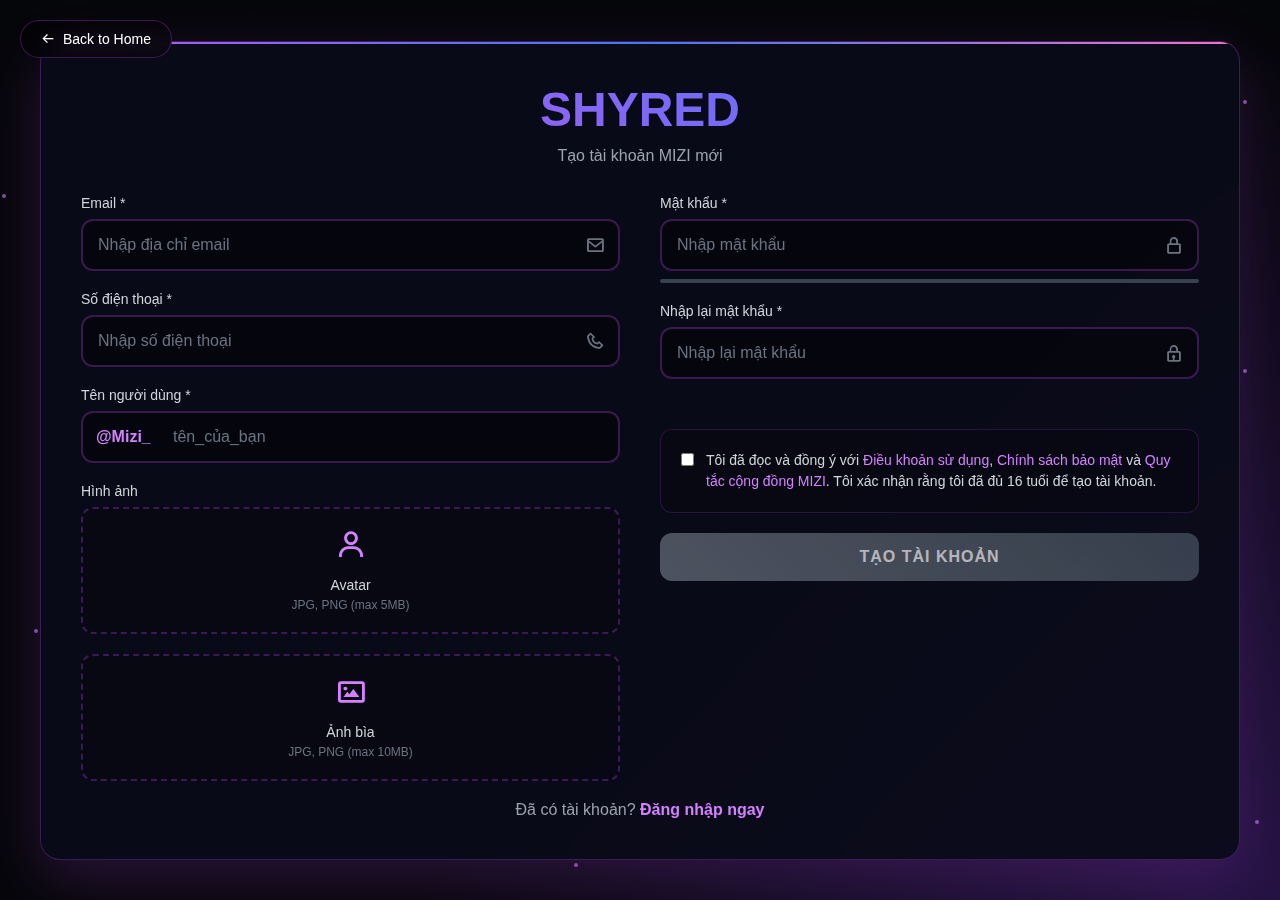
<file: register.html>
<!DOCTYPE html>
<html lang="en">
<head>
    <meta charset="UTF-8">
    <meta name="viewport" content="width=device-width, initial-scale=1.0">
    <title>SHYRED - Register</title>
    <link href='https://unpkg.com/boxicons@2.1.4/css/boxicons.min.css' rel='stylesheet'>
    <style>
        /* Reset and Base Styles */
        * {
            margin: 0;
            padding: 0;
            box-sizing: border-box;
        }

        body {
            font-family: -apple-system, BlinkMacSystemFont, 'Segoe UI', 'Roboto', sans-serif;
            background: #0a0b1a;
            color: white;
            overflow-x: hidden;
            min-height: 100vh;
        }

        /* CSS Variables */
        :root {
            --cyber-dark: hsl(230, 25%, 3%);
            --cyber-purple: hsl(280, 90%, 65%);
            --cyber-blue: hsl(220, 90%, 60%);
            --cyber-pink: hsl(320, 85%, 70%);
            --cyber-glow: hsl(280, 100%, 75%);
        }

        /* Container */
        .container {
            min-height: 100vh;
            position: relative;
            overflow: hidden;
        }

        /* Background Effects */
        .background-gradient {
            position: absolute;
            inset: 0;
            background: linear-gradient(135deg, var(--cyber-dark) 0%, var(--cyber-dark) 60%, rgba(147, 51, 234, 0.2) 100%);
            z-index: 1;
        }

        .particles-container {
            position: absolute;
            inset: 0;
            z-index: 2;
        }

        .particle {
            position: absolute;
            width: 4px;
            height: 4px;
            background: var(--cyber-glow);
            border-radius: 50%;
            opacity: 0.6;
            animation: pulse-glow 2s ease-in-out infinite alternate;
        }

        .auth-container {
            min-height: 100vh;
            display: flex;
            align-items: center;
            justify-content: center;
            padding: 20px;
            position: relative;
            z-index: 10;
        }

        .auth-card {
            background: rgba(10, 11, 26, 0.9);
            backdrop-filter: blur(20px);
            border: 1px solid rgba(180, 71, 235, 0.3);
            border-radius: 20px;
            padding: 40px;
            width: 100%;
            max-width: 1200px;
            min-height: 90vh;
            box-shadow: 0 20px 60px rgba(180, 71, 235, 0.2);
            position: relative;
            overflow: hidden;
            overflow-y: auto;
            display: flex;
            flex-direction: column;
        }

        /* Custom Scrollbar */
        .auth-card::-webkit-scrollbar {
            width: 8px;
        }

        .auth-card::-webkit-scrollbar-track {
            background: rgba(0, 0, 0, 0.3);
            border-radius: 4px;
        }

        .auth-card::-webkit-scrollbar-thumb {
            background: var(--cyber-purple);
            border-radius: 4px;
            opacity: 0.7;
        }

        .auth-card::-webkit-scrollbar-thumb:hover {
            background: var(--cyber-glow);
            opacity: 1;
        }

        /* Firefox scrollbar */
        .auth-card {
            scrollbar-width: thin;
            scrollbar-color: var(--cyber-purple) rgba(0, 0, 0, 0.3);
        }
        
        .auth-card::before {
            content: '';
            position: absolute;
            top: 0;
            left: 0;
            right: 0;
            height: 2px;
            background: linear-gradient(90deg, var(--cyber-purple), var(--cyber-blue), var(--cyber-pink));
        }
        
        .auth-header {
            text-align: center;
            margin-bottom: 30px;
        }

        .form-container {
            display: grid;
            grid-template-columns: 1fr 1fr;
            gap: 40px;
            align-items: start;
        }

        .form-left {
            display: flex;
            flex-direction: column;
        }

        .form-right {
            display: flex;
            flex-direction: column;
        }
        
        .auth-logo {
            font-size: 48px;
            font-weight: 900;
            background: linear-gradient(45deg, var(--cyber-purple), var(--cyber-blue));
            background-clip: text;
            -webkit-background-clip: text;
            -webkit-text-fill-color: transparent;
            margin-bottom: 10px;
        }
        
        .auth-subtitle {
            color: #9ca3af;
            font-size: 16px;
        }
        
        .form-group {
            margin-bottom: 20px;
            position: relative;
        }
        
        .form-label {
            display: block;
            color: #d1d5db;
            margin-bottom: 8px;
            font-weight: 500;
            font-size: 14px;
        }
        
        .form-input {
            width: 100%;
            background: rgba(0, 0, 0, 0.4);
            border: 2px solid rgba(180, 71, 235, 0.3);
            border-radius: 12px;
            padding: 15px 45px 15px 15px;
            color: white;
            font-size: 16px;
            transition: all 0.3s ease;
        }
        
        .form-input:focus {
            outline: none;
            border-color: var(--cyber-glow);
            box-shadow: 0 0 0 3px rgba(180, 71, 235, 0.2);
            background: rgba(0, 0, 0, 0.6);
        }
        
        .form-input::placeholder {
            color: #6b7280;
        }
        
        .input-icon {
            position: absolute;
            right: 15px;
            top: 50%;
            transform: translateY(-50%);
            color: #6b7280;
            font-size: 20px;
            pointer-events: none;
        }
        
        .username-prefix {
            position: absolute;
            left: 15px;
            top: 50%;
            transform: translateY(-50%);
            color: var(--cyber-glow);
            font-weight: 600;
            pointer-events: none;
        }
        
        .username-input {
            padding-left: 90px !important;
        }
        
        .file-upload-group {
            display: grid;
            grid-template-columns: 1fr 1fr;
            gap: 15px;
        }

        .form-left .file-upload-group {
            grid-template-columns: 1fr;
            gap: 20px;
        }
        
        .file-upload {
            border: 2px dashed rgba(180, 71, 235, 0.3);
            border-radius: 12px;
            padding: 20px;
            text-align: center;
            cursor: pointer;
            transition: all 0.3s ease;
            background: rgba(0, 0, 0, 0.2);
        }
        
        .file-upload:hover {
            border-color: var(--cyber-glow);
            background: rgba(180, 71, 235, 0.1);
        }
        
        .file-upload input {
            display: none;
        }
        
        .file-upload-icon {
            font-size: 32px;
            color: var(--cyber-glow);
            margin-bottom: 10px;
        }
        
        .file-upload-text {
            color: #d1d5db;
            font-size: 14px;
            margin-bottom: 5px;
        }
        
        .file-upload-hint {
            color: #6b7280;
            font-size: 12px;
        }
        
        .file-preview {
            width: 60px;
            height: 60px;
            border-radius: 8px;
            object-fit: cover;
            margin: 10px auto;
            display: none;
        }
        
        .avatar-preview {
            border-radius: 50%;
        }
        
        .terms-checkbox {
            display: flex;
            align-items: flex-start;
            gap: 12px;
            margin: 25px 0;
            padding: 20px;
            background: rgba(0, 0, 0, 0.2);
            border-radius: 12px;
            border: 1px solid rgba(180, 71, 235, 0.2);
        }

        .form-right .terms-checkbox {
            margin-top: 30px;
            margin-bottom: 20px;
        }
        
        .terms-checkbox input {
            margin-top: 3px;
            accent-color: var(--cyber-purple);
        }
        
        .terms-text {
            color: #d1d5db;
            font-size: 14px;
            line-height: 1.5;
        }
        
        .terms-text a {
            color: var(--cyber-glow);
            text-decoration: none;
        }
        
        .terms-text a:hover {
            text-decoration: underline;
        }
        
        .register-btn {
            width: 100%;
            background: linear-gradient(45deg, var(--cyber-purple), var(--cyber-blue));
            border: none;
            border-radius: 12px;
            padding: 15px;
            color: white;
            font-size: 16px;
            font-weight: 600;
            cursor: pointer;
            transition: all 0.3s ease;
            margin-bottom: 20px;
            text-transform: uppercase;
            letter-spacing: 1px;
        }
        
        .register-btn:hover:not(:disabled) {
            transform: translateY(-2px);
            box-shadow: 0 10px 30px rgba(180, 71, 235, 0.4);
        }
        
        .register-btn:disabled {
            background: linear-gradient(45deg, #6b7280, #4b5563);
            cursor: not-allowed;
            opacity: 0.7;
        }
        
        .login-link {
            text-align: center;
            color: #9ca3af;
        }
        
        .login-link a {
            color: var(--cyber-glow);
            text-decoration: none;
            font-weight: 600;
            transition: color 0.3s ease;
        }
        
        .login-link a:hover {
            color: var(--cyber-blue);
            text-shadow: 0 0 10px var(--cyber-blue);
        }
        
        .back-home {
            position: absolute;
            top: 20px;
            left: 20px;
            background: rgba(0, 0, 0, 0.5);
            border: 1px solid rgba(180, 71, 235, 0.3);
            border-radius: 50px;
            padding: 10px 20px;
            color: white;
            text-decoration: none;
            display: flex;
            align-items: center;
            gap: 8px;
            transition: all 0.3s ease;
            font-size: 14px;
            backdrop-filter: blur(10px);
            z-index: 100;
        }
        
        .back-home:hover {
            background: rgba(180, 71, 235, 0.2);
            border-color: var(--cyber-glow);
            transform: translateY(-2px);
        }
        
        .error-message, .success-message {
            border-radius: 8px;
            padding: 12px;
            margin-bottom: 20px;
            font-size: 14px;
            display: none;
        }
        
        .error-message {
            background: rgba(239, 68, 68, 0.2);
            border: 1px solid #ef4444;
            color: #f87171;
        }
        
        .success-message {
            background: rgba(34, 197, 94, 0.2);
            border: 1px solid #22c55e;
            color: #4ade80;
        }
        
        .password-strength {
            height: 4px;
            background: #374151;
            border-radius: 2px;
            margin-top: 8px;
            overflow: hidden;
        }
        
        .password-strength-bar {
            height: 100%;
            border-radius: 2px;
            transition: all 0.3s ease;
            width: 0%;
        }
        
        .strength-weak { background: #ef4444; width: 25%; }
        .strength-fair { background: #f59e0b; width: 50%; }
        .strength-good { background: #10b981; width: 75%; }
        .strength-strong { background: #059669; width: 100%; }

        /* Additional glow effects */
        .glow-effect {
            position: absolute;
            border-radius: 50%;
            filter: blur(64px);
            pointer-events: none;
        }

        .glow-purple {
            top: 25%;
            left: 25%;
            width: 256px;
            height: 256px;
            background: var(--cyber-purple);
            opacity: 0.1;
        }

        .glow-blue {
            bottom: 25%;
            right: 25%;
            width: 192px;
            height: 192px;
            background: var(--cyber-blue);
            opacity: 0.1;
        }

        /* Animations */
        @keyframes pulse-glow {
            0% {
                box-shadow: 0 0 5px var(--cyber-glow), 0 0 10px var(--cyber-glow), 0 0 15px var(--cyber-glow);
                opacity: 0.6;
            }
            100% {
                box-shadow: 0 0 10px var(--cyber-glow), 0 0 20px var(--cyber-glow), 0 0 30px var(--cyber-glow);
                opacity: 1;
            }
        }

        @keyframes slideInRight {
            from {
                transform: translateX(100%);
                opacity: 0;
            }
            to {
                transform: translateX(0);
                opacity: 1;
            }
        }

        /* Responsive Design */
        @media (max-width: 768px) {
            .auth-card {
                max-width: 500px;
                padding: 30px 20px;
            }

            .form-container {
                grid-template-columns: 1fr;
                gap: 20px;
            }

            .file-upload-group {
                grid-template-columns: 1fr;
                gap: 15px;
            }

            .auth-logo {
                font-size: 36px;
            }
        }

        @media (max-width: 480px) {
            .auth-card {
                padding: 20px 15px;
                margin: 10px;
            }

            .auth-logo {
                font-size: 32px;
            }

            .form-input {
                padding: 12px 40px 12px 12px;
                font-size: 14px;
            }

            .username-input {
                padding-left: 75px !important;
            }

            .username-prefix {
                font-size: 14px;
            }
        }
    </style>
</head>
<body>
    <div class="container">
        <!-- Background Effects -->
        <div class="background-gradient"></div>
        <div class="particles-container" id="particles"></div>
        
        <!-- Back to Home -->
        <a href="index.html" class="back-home">
            <i class='bx bx-arrow-back'></i>
            Back to Home
        </a>
        
        <!-- Auth Container -->
        <div class="auth-container">
            <div class="auth-card">
                <div class="auth-header">
                    <div class="auth-logo">SHYRED</div>
                    <div class="auth-subtitle">Tạo tài khoản MIZI mới</div>
                </div>
                
                <!-- Messages -->
                <div class="error-message" id="errorMessage"></div>
                <div class="success-message" id="successMessage"></div>
                
                <!-- Register Form -->
                <form id="registerForm">
                    <div class="form-container">
                        <!-- Left Column -->
                        <div class="form-left">
                            <div class="form-group">
                                <label class="form-label" for="email">Email *</label>
                                <div style="position: relative;">
                                    <input
                                        type="email"
                                        id="email"
                                        class="form-input"
                                        placeholder="Nhập địa chỉ email"
                                        required
                                    >
                                    <i class='bx bx-envelope input-icon'></i>
                                </div>
                            </div>

                            <div class="form-group">
                                <label class="form-label" for="phone">Số điện thoại *</label>
                                <div style="position: relative;">
                                    <input
                                        type="tel"
                                        id="phone"
                                        class="form-input"
                                        placeholder="Nhập số điện thoại"
                                        required
                                    >
                                    <i class='bx bx-phone input-icon'></i>
                                </div>
                            </div>

                            <div class="form-group">
                                <label class="form-label" for="username">Tên người dùng *</label>
                                <div style="position: relative;">
                                    <span class="username-prefix">@Mizi_</span>
                                    <input
                                        type="text"
                                        id="username"
                                        class="form-input username-input"
                                        placeholder="tên_của_bạn"
                                        required
                                    >
                                </div>
                            </div>

                            <div class="form-group">
                                <label class="form-label">Hình ảnh</label>
                                <div class="file-upload-group">
                                    <div class="file-upload" onclick="document.getElementById('avatar').click()">
                                        <input type="file" id="avatar" accept="image/*">
                                        <div class="file-upload-icon">
                                            <i class='bx bx-user'></i>
                                        </div>
                                        <div class="file-upload-text">Avatar</div>
                                        <div class="file-upload-hint">JPG, PNG (max 5MB)</div>
                                        <img class="file-preview avatar-preview" id="avatarPreview">
                                    </div>

                                    <div class="file-upload" onclick="document.getElementById('coverPhoto').click()">
                                        <input type="file" id="coverPhoto" accept="image/*">
                                        <div class="file-upload-icon">
                                            <i class='bx bx-image'></i>
                                        </div>
                                        <div class="file-upload-text">Ảnh bìa</div>
                                        <div class="file-upload-hint">JPG, PNG (max 10MB)</div>
                                        <img class="file-preview" id="coverPreview">
                                    </div>
                                </div>
                            </div>
                        </div>

                        <!-- Right Column -->
                        <div class="form-right">
                            <div class="form-group">
                                <label class="form-label" for="password">Mật khẩu *</label>
                                <div style="position: relative;">
                                    <input
                                        type="password"
                                        id="password"
                                        class="form-input"
                                        placeholder="Nhập mật khẩu"
                                        required
                                    >
                                    <i class='bx bx-lock-alt input-icon'></i>
                                </div>
                                <div class="password-strength">
                                    <div class="password-strength-bar" id="passwordStrengthBar"></div>
                                </div>
                            </div>

                            <div class="form-group">
                                <label class="form-label" for="confirmPassword">Nhập lại mật khẩu *</label>
                                <div style="position: relative;">
                                    <input
                                        type="password"
                                        id="confirmPassword"
                                        class="form-input"
                                        placeholder="Nhập lại mật khẩu"
                                        required
                                    >
                                    <i class='bx bx-lock input-icon'></i>
                                </div>
                            </div>

                            <div class="terms-checkbox">
                                <input type="checkbox" id="termsAccepted" required>
                                <label for="termsAccepted" class="terms-text">
                                    Tôi đã đọc và đồng ý với
                                    <a href="#" onclick="showTermsModal(); return false;">Điều khoản sử dụng</a>,
                                    <a href="#" onclick="showPrivacyModal(); return false;">Chính sách bảo mật</a>
                                    và <a href="#" onclick="showCommunityModal(); return false;">Quy tắc cộng đồng MIZI</a>.
                                    Tôi xác nhận rằng tôi đã đủ 16 tuổi để tạo tài khoản.
                                </label>
                            </div>

                            <button type="submit" class="register-btn" id="registerBtn" disabled>
                                <span id="registerBtnText">Tạo tài khoản</span>
                            </button>
                        </div>
                    </div>
                </form>
                
                <div class="login-link">
                    Đã có tài khoản? <a href="login.html">Đăng nhập ngay</a>
                </div>
            </div>
        </div>
        
        <!-- Additional glow effects -->
        <div class="glow-effect glow-purple"></div>
        <div class="glow-effect glow-blue"></div>
    </div>

    <script>
        // Particle Effects System
        class ParticleSystem {
            constructor() {
                this.container = document.getElementById('particles');
                this.particles = [];
                this.maxParticles = 30;
                this.init();
            }

            init() {
                this.createParticles();
                this.animateParticles();
            }

            createParticles() {
                for (let i = 0; i < this.maxParticles; i++) {
                    this.createParticle();
                }
            }

            createParticle() {
                const particle = document.createElement('div');
                particle.className = 'particle';
                
                // Random position
                const x = Math.random() * window.innerWidth;
                const y = Math.random() * window.innerHeight;
                
                particle.style.left = x + 'px';
                particle.style.top = y + 'px';
                
                // Random animation properties
                const animationDelay = Math.random() * 2 + 's';
                const animationDuration = (2 + Math.random() * 3) + 's';
                
                particle.style.animationDelay = animationDelay;
                particle.style.animationDuration = animationDuration;
                
                this.container.appendChild(particle);
                this.particles.push({
                    element: particle,
                    x: x,
                    y: y,
                    vx: (Math.random() - 0.5) * 0.5,
                    vy: (Math.random() - 0.5) * 0.5
                });
            }

            animateParticles() {
                setInterval(() => {
                    this.particles.forEach(particle => {
                        particle.x += particle.vx;
                        particle.y += particle.vy;
                        
                        // Boundary check
                        if (particle.x < 0 || particle.x > window.innerWidth) {
                            particle.vx *= -1;
                        }
                        if (particle.y < 0 || particle.y > window.innerHeight) {
                            particle.vy *= -1;
                        }
                        
                        // Keep within bounds
                        particle.x = Math.max(0, Math.min(window.innerWidth, particle.x));
                        particle.y = Math.max(0, Math.min(window.innerHeight, particle.y));
                        
                        particle.element.style.left = particle.x + 'px';
                        particle.element.style.top = particle.y + 'px';
                    });
                }, 50);
            }
        }

        // Load and apply saved theme
        function loadSavedTheme() {
            const currentUser = JSON.parse(localStorage.getItem('shyred_current_user') || 'null');
            if (currentUser && currentUser.settings && currentUser.settings.theme) {
                const theme = currentUser.settings.theme;
                applyTheme(theme);
                console.log('Applied saved theme in register page:', theme);
            }
        }

        // Apply theme to page
        function applyTheme(theme) {
            const root = document.documentElement;
            root.style.setProperty('--cyber-purple', theme.primaryColor);
            root.style.setProperty('--cyber-blue', theme.secondaryColor);
            root.style.setProperty('--cyber-pink', theme.accentColor);
            root.style.setProperty('--cyber-glow', theme.primaryColor);
        }

        // Initialize particles when DOM is loaded
        document.addEventListener('DOMContentLoaded', function() {
            const particleSystem = new ParticleSystem();
            loadSavedTheme();
        });

        // Enable/disable register button based on terms acceptance
        document.getElementById('termsAccepted').addEventListener('change', function() {
            document.getElementById('registerBtn').disabled = !this.checked;
        });
        
        // Password strength checker
        document.getElementById('password').addEventListener('input', function() {
            const password = this.value;
            const strengthBar = document.getElementById('passwordStrengthBar');
            
            let strength = 0;
            if (password.length >= 8) strength++;
            if (password.match(/[a-z]+/)) strength++;
            if (password.match(/[A-Z]+/)) strength++;
            if (password.match(/[0-9]+/)) strength++;
            if (password.match(/[^a-zA-Z0-9]+/)) strength++;
            
            strengthBar.className = 'password-strength-bar';
            if (strength <= 2) strengthBar.classList.add('strength-weak');
            else if (strength <= 3) strengthBar.classList.add('strength-fair');
            else if (strength <= 4) strengthBar.classList.add('strength-good');
            else strengthBar.classList.add('strength-strong');
        });
        
        // File preview functionality
        function setupFilePreview(inputId, previewId) {
            document.getElementById(inputId).addEventListener('change', function(e) {
                const file = e.target.files[0];
                const preview = document.getElementById(previewId);
                
                if (file) {
                    // Check file size
                    const maxSize = inputId === 'avatar' ? 5 * 1024 * 1024 : 10 * 1024 * 1024; // 5MB for avatar, 10MB for cover
                    if (file.size > maxSize) {
                        showError(`File quá lớn. Kích thước tối đa: ${inputId === 'avatar' ? '5MB' : '10MB'}`);
                        this.value = '';
                        preview.style.display = 'none';
                        return;
                    }
                    
                    const reader = new FileReader();
                    reader.onload = function(e) {
                        preview.src = e.target.result;
                        preview.style.display = 'block';
                    };
                    reader.readAsDataURL(file);
                }
            });
        }
        
        setupFilePreview('avatar', 'avatarPreview');
        setupFilePreview('coverPhoto', 'coverPreview');
        
        // Form validation and submission
        document.getElementById('registerForm').addEventListener('submit', function(e) {
            e.preventDefault();
            
            const formData = {
                email: document.getElementById('email').value.trim(),
                phone: document.getElementById('phone').value.trim(),
                username: '@Mizi_' + document.getElementById('username').value.trim(),
                password: document.getElementById('password').value,
                confirmPassword: document.getElementById('confirmPassword').value,
                avatar: document.getElementById('avatar').files[0],
                coverPhoto: document.getElementById('coverPhoto').files[0],
                termsAccepted: document.getElementById('termsAccepted').checked
            };
            
            // Validation
            if (!validateForm(formData)) return;
            
            // Show loading state
            const registerBtn = document.getElementById('registerBtn');
            const registerBtnText = document.getElementById('registerBtnText');
            registerBtn.disabled = true;
            registerBtnText.textContent = 'Đang tạo tài khoản...';
            
            // Simulate registration process
            setTimeout(() => {
                try {
                    // Check if user already exists
                    const existingUsers = JSON.parse(localStorage.getItem('shyred_users') || '[]');
                    const userExists = existingUsers.some(u => 
                        u.email === formData.email || 
                        u.phone === formData.phone || 
                        u.username === formData.username
                    );
                    
                    if (userExists) {
                        showError('Email, số điện thoại hoặc tên người dùng đã được sử dụng!');
                        registerBtn.disabled = false;
                        registerBtnText.textContent = 'Tạo tài khoản';
                        return;
                    }
                    
                    // Process images
                    const processUserData = async () => {
                        const userData = {
                            id: Date.now(),
                            email: formData.email,
                            phone: formData.phone,
                            username: formData.username,
                            password: formData.password,
                            joinDate: new Date().toISOString(),
                            settings: {
                                theme: {
                                    primaryColor: '#b447eb',
                                    secondaryColor: '#2b6cee',
                                    accentColor: '#e963bc'
                                }
                            }
                        };
                        
                        // Convert avatar to base64 if provided
                        if (formData.avatar) {
                            userData.avatar = await fileToBase64(formData.avatar);
                        }
                        
                        // Convert cover photo to base64 if provided
                        if (formData.coverPhoto) {
                            userData.coverPhoto = await fileToBase64(formData.coverPhoto);
                        }
                        
                        // Save user
                        existingUsers.push(userData);
                        localStorage.setItem('shyred_users', JSON.stringify(existingUsers));
                        
                        // Show success message
                        showSuccess('Tài khoản đã được tạo thành công! Vui lòng đăng nhập.');
                        
                        // Redirect to login after 2 seconds
                        setTimeout(() => {
                            window.location.href = 'login.html';
                        }, 2000);
                    };
                    
                    processUserData();
                    
                } catch (error) {
                    console.error('Registration error:', error);
                    showError('Có lỗi xảy ra khi tạo tài khoản. Vui lòng thử lại!');
                    registerBtn.disabled = false;
                    registerBtnText.textContent = 'Tạo tài khoản';
                }
            }, 1500);
        });
        
        function validateForm(data) {
            // Email validation
            const emailRegex = /^[^\s@]+@[^\s@]+\.[^\s@]+$/;
            if (!emailRegex.test(data.email)) {
                showError('Email không hợp lệ!');
                return false;
            }
            
            // Phone validation
            const phoneRegex = /^[0-9]{10,11}$/;
            if (!phoneRegex.test(data.phone)) {
                showError('Số điện thoại phải có 10-11 chữ số!');
                return false;
            }
            
            // Username validation
            const usernamePattern = /^[a-zA-Z0-9_]+$/;
            const usernameOnly = data.username.replace('@Mizi_', '');
            if (usernameOnly.length < 3 || !usernamePattern.test(usernameOnly)) {
                showError('Tên người dùng phải có ít nhất 3 ký tự và chỉ chứa chữ, số, dấu gạch dưới!');
                return false;
            }
            
            // Password validation
            if (data.password.length < 8) {
                showError('Mật khẩu phải có ít nhất 8 ký tự!');
                return false;
            }
            
            if (data.password !== data.confirmPassword) {
                showError('Mật khẩu nhập lại không khớp!');
                return false;
            }
            
            if (!data.termsAccepted) {
                showError('Vui lòng đồng ý với điều khoản sử dụng!');
                return false;
            }
            
            return true;
        }
        
        function fileToBase64(file) {
            return new Promise((resolve, reject) => {
                const reader = new FileReader();
                reader.readAsDataURL(file);
                reader.onload = () => resolve(reader.result);
                reader.onerror = error => reject(error);
            });
        }
        
        function showError(message) {
            const errorMessage = document.getElementById('errorMessage');
            const successMessage = document.getElementById('successMessage');
            successMessage.style.display = 'none';
            errorMessage.textContent = message;
            errorMessage.style.display = 'block';
            errorMessage.scrollIntoView({ behavior: 'smooth', block: 'center' });
        }
        
        function showSuccess(message) {
            const errorMessage = document.getElementById('errorMessage');
            const successMessage = document.getElementById('successMessage');
            errorMessage.style.display = 'none';
            successMessage.textContent = message;
            successMessage.style.display = 'block';
            successMessage.scrollIntoView({ behavior: 'smooth', block: 'center' });
        }
        
        // Terms modals (simplified for demo)
        function showTermsModal() {
            alert('Điều khoản sử dụng MIZI:\n\n1. Tôn trọng cộng đồng và không spam\n2. Không chia sẻ nội dung có hại\n3. Bảo vệ thông tin cá nhân\n4. Tuân thủ pháp luật Việt Nam\n5. Chịu trách nhiệm về nội dung đăng tải');
        }
        
        function showPrivacyModal() {
            alert('Chính sách bảo mật:\n\n- Thông tin cá nhân được bảo vệ an toàn\n- Không chia sẻ dữ liệu cho bên thứ 3\n- Sử dụng mã hóa để bảo vệ mật khẩu\n- Quyền kiểm soát dữ liệu của bạn');
        }
        
        function showCommunityModal() {
            alert('Quy tắc cộng đồng MIZI:\n\n- Tôn trọng lẫn nhau\n- Không bắt nạt hay quấy rối\n- Nội dung tích cực, lành mạnh\n- Hỗ trợ thành viên khác\n- Báo cáo vi phạm để xây dựng cộng đồng tốt đẹp');
        }
    </script>
</body>
</html>
</file>
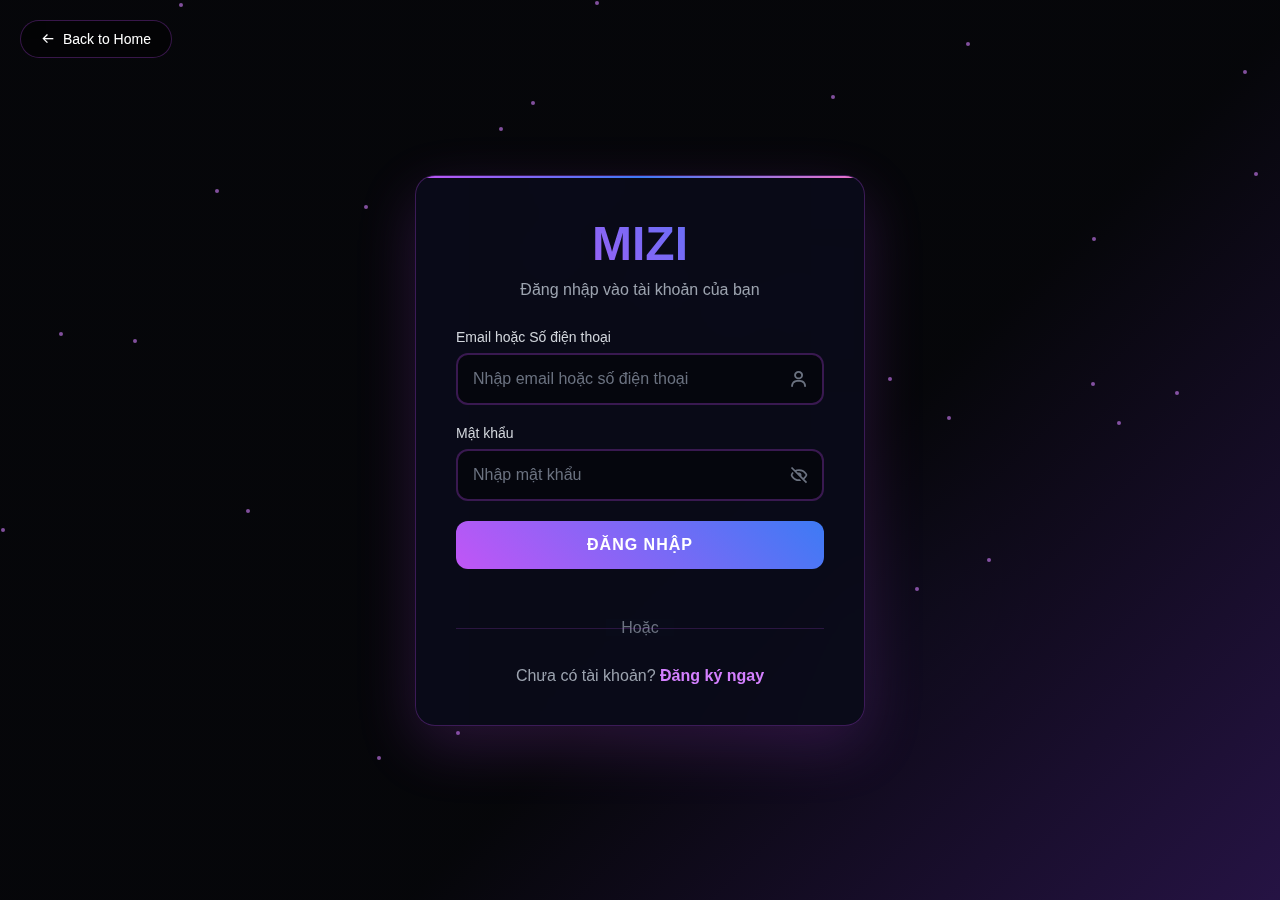
<file: settings.html>
<!DOCTYPE html>
<html lang="en">
<head>
    <meta charset="UTF-8">
    <meta name="viewport" content="width=device-width, initial-scale=1.0">
    <title>SHYRED - Settings</title>
    <link href='https://unpkg.com/boxicons@2.1.4/css/boxicons.min.css' rel='stylesheet'>
    <style>
        /* Reset and Base Styles */
        * {
            margin: 0;
            padding: 0;
            box-sizing: border-box;
        }

        body {
            font-family: -apple-system, BlinkMacSystemFont, 'Segoe UI', 'Roboto', sans-serif;
            background: #0a0b1a;
            color: white;
            overflow-x: hidden;
            min-height: 100vh;
        }

        /* CSS Variables */
        :root {
            --cyber-dark: hsl(230, 25%, 3%);
            --cyber-purple: hsl(280, 90%, 65%);
            --cyber-blue: hsl(220, 90%, 60%);
            --cyber-pink: hsl(320, 85%, 70%);
            --cyber-glow: hsl(280, 100%, 75%);
        }

        /* Container */
        .container {
            min-height: 100vh;
            position: relative;
            overflow: hidden;
        }

        /* Background Effects */
        .background-gradient {
            position: absolute;
            inset: 0;
            background: linear-gradient(135deg, var(--cyber-dark) 0%, var(--cyber-dark) 60%, rgba(147, 51, 234, 0.2) 100%);
            z-index: 1;
        }

        .particles-container {
            position: absolute;
            inset: 0;
            z-index: 2;
        }

        .particle {
            position: absolute;
            width: 4px;
            height: 4px;
            background: var(--cyber-glow);
            border-radius: 50%;
            opacity: 0.6;
            animation: pulse-glow 2s ease-in-out infinite alternate;
        }

        /* Sidebar */
        .sidebar {
            position: fixed;
            left: 0;
            top: 50%;
            transform: translateY(-50%);
            z-index: 20;
            background: rgba(10, 11, 26, 0.8);
            backdrop-filter: blur(10px);
            border-right: 1px solid rgba(180, 71, 235, 0.3);
            padding: 32px 16px;
        }

        .sidebar-content {
            display: flex;
            flex-direction: column;
            gap: 24px;
        }

        .sidebar-letter {
            color: rgba(255, 255, 255, 0.6);
            font-weight: bold;
            font-size: 18px;
            cursor: pointer;
            transition: color 0.3s ease;
            text-align: center;
        }

        .sidebar-letter:hover {
            color: var(--cyber-glow);
            text-shadow: 0 0 10px var(--cyber-glow);
        }

        .settings-container {
            position: relative;
            z-index: 10;
            padding: 40px 32px 40px 100px;
            min-height: 100vh;
            max-width: 1200px;
            margin: 0 auto;
        }
        
        .settings-header {
            display: flex;
            align-items: center;
            gap: 20px;
            margin-bottom: 40px;
        }
        
        .settings-title {
            font-size: 48px;
            font-weight: 900;
            background: linear-gradient(45deg, var(--cyber-purple), var(--cyber-blue));
            background-clip: text;
            -webkit-background-clip: text;
            -webkit-text-fill-color: transparent;
        }
        
        .user-avatar-small {
            width: 60px;
            height: 60px;
            border-radius: 50%;
            border: 2px solid var(--cyber-glow);
            object-fit: cover;
        }
        
        .settings-grid {
            display: grid;
            grid-template-columns: 300px 1fr;
            gap: 30px;
        }
        
        .settings-sidebar {
            background: rgba(10, 11, 26, 0.6);
            backdrop-filter: blur(10px);
            border: 1px solid rgba(180, 71, 235, 0.2);
            border-radius: 16px;
            padding: 20px;
            height: fit-content;
            position: sticky;
            top: 20px;
        }
        
        .settings-nav {
            list-style: none;
            padding: 0;
            margin: 0;
        }
        
        .settings-nav-item {
            margin-bottom: 5px;
        }
        
        .settings-nav-link {
            display: flex;
            align-items: center;
            gap: 12px;
            padding: 15px;
            color: #9ca3af;
            text-decoration: none;
            border-radius: 12px;
            transition: all 0.3s ease;
            font-weight: 500;
        }
        
        .settings-nav-link:hover,
        .settings-nav-link.active {
            background: rgba(180, 71, 235, 0.2);
            color: var(--cyber-glow);
            border-left: 3px solid var(--cyber-glow);
        }
        
        .settings-nav-icon {
            font-size: 20px;
        }
        
        .settings-content {
            background: rgba(10, 11, 26, 0.6);
            backdrop-filter: blur(10px);
            border: 1px solid rgba(180, 71, 235, 0.2);
            border-radius: 16px;
            padding: 30px;
        }
        
        .settings-section {
            display: none;
        }
        
        .settings-section.active {
            display: block;
        }
        
        .section-title {
            font-size: 24px;
            font-weight: bold;
            color: var(--cyber-glow);
            margin-bottom: 20px;
            display: flex;
            align-items: center;
            gap: 10px;
        }
        
        .section-description {
            color: #9ca3af;
            margin-bottom: 30px;
            line-height: 1.6;
        }
        
        .setting-group {
            margin-bottom: 30px;
            padding: 20px;
            background: rgba(0, 0, 0, 0.3);
            border-radius: 12px;
            border: 1px solid rgba(180, 71, 235, 0.1);
        }
        
        .setting-label {
            display: block;
            color: #d1d5db;
            margin-bottom: 8px;
            font-weight: 600;
            font-size: 16px;
        }
        
        .setting-description {
            color: #9ca3af;
            font-size: 14px;
            margin-bottom: 15px;
        }
        
        .color-picker-group {
            display: grid;
            grid-template-columns: repeat(auto-fit, minmax(200px, 1fr));
            gap: 20px;
            margin-bottom: 20px;
        }
        
        .color-picker-item {
            text-align: center;
        }
        
        .color-picker {
            width: 80px;
            height: 80px;
            border: none;
            border-radius: 50%;
            cursor: pointer;
            margin: 0 auto 10px;
            display: block;
            border: 3px solid rgba(255, 255, 255, 0.3);
            transition: all 0.3s ease;
            box-shadow: 0 0 20px rgba(0, 0, 0, 0.3);
        }
        
        .color-picker:hover {
            transform: scale(1.1);
            border-color: var(--cyber-glow);
        }
        
        .color-label {
            color: #d1d5db;
            font-size: 14px;
            font-weight: 500;
        }
        
        .preset-themes {
            display: grid;
            grid-template-columns: repeat(auto-fit, minmax(150px, 1fr));
            gap: 15px;
            margin-bottom: 20px;
        }
        
        .theme-preset {
            padding: 20px;
            border-radius: 12px;
            border: 2px solid transparent;
            cursor: pointer;
            transition: all 0.3s ease;
            text-align: center;
            position: relative;
            overflow: hidden;
        }
        
        .theme-preset:hover {
            border-color: rgba(255, 255, 255, 0.3);
            transform: translateY(-2px);
        }
        
        .theme-preset.active {
            border-color: var(--cyber-glow);
            box-shadow: 0 0 20px rgba(180, 71, 235, 0.4);
        }
        
        .theme-preview {
            width: 100%;
            height: 60px;
            border-radius: 8px;
            margin-bottom: 10px;
            position: relative;
        }
        
        .theme-name {
            color: white;
            font-size: 14px;
            font-weight: 600;
        }
        
        .slider-container {
            position: relative;
            margin: 20px 0;
        }
        
        .slider {
            width: 100%;
            height: 6px;
            border-radius: 3px;
            background: rgba(255, 255, 255, 0.2);
            outline: none;
        }
        
        .slider::-webkit-slider-thumb {
            -webkit-appearance: none;
            appearance: none;
            width: 20px;
            height: 20px;
            border-radius: 50%;
            background: var(--cyber-glow);
            cursor: pointer;
            box-shadow: 0 0 10px var(--cyber-glow);
        }
        
        .slider::-moz-range-thumb {
            width: 20px;
            height: 20px;
            border-radius: 50%;
            background: var(--cyber-glow);
            cursor: pointer;
            border: none;
            box-shadow: 0 0 10px var(--cyber-glow);
        }
        
        .toggle-switch {
            position: relative;
            display: inline-block;
            width: 60px;
            height: 30px;
        }
        
        .toggle-switch input {
            opacity: 0;
            width: 0;
            height: 0;
        }
        
        .toggle-slider {
            position: absolute;
            cursor: pointer;
            top: 0;
            left: 0;
            right: 0;
            bottom: 0;
            background-color: rgba(255, 255, 255, 0.2);
            transition: 0.3s;
            border-radius: 30px;
        }
        
        .toggle-slider:before {
            position: absolute;
            content: "";
            height: 22px;
            width: 22px;
            left: 4px;
            bottom: 4px;
            background-color: white;
            transition: 0.3s;
            border-radius: 50%;
        }
        
        input:checked + .toggle-slider {
            background: linear-gradient(45deg, var(--cyber-purple), var(--cyber-blue));
        }
        
        input:checked + .toggle-slider:before {
            transform: translateX(30px);
        }
        
        .btn-group {
            display: flex;
            gap: 15px;
            margin-top: 30px;
        }
        
        .btn {
            padding: 12px 24px;
            border: none;
            border-radius: 12px;
            font-weight: 600;
            cursor: pointer;
            transition: all 0.3s ease;
            text-decoration: none;
            display: inline-flex;
            align-items: center;
            gap: 8px;
        }
        
        .btn-primary {
            background: linear-gradient(45deg, var(--cyber-purple), var(--cyber-blue));
            color: white;
        }
        
        .btn-primary:hover {
            transform: translateY(-2px);
            box-shadow: 0 10px 30px rgba(180, 71, 235, 0.4);
        }
        
        .btn-secondary {
            background: transparent;
            color: var(--cyber-glow);
            border: 2px solid var(--cyber-purple);
        }
        
        .btn-secondary:hover {
            background: var(--cyber-purple);
            color: white;
        }
        
        .btn-danger {
            background: linear-gradient(45deg, #ef4444, #dc2626);
            color: white;
        }
        
        .btn-danger:hover {
            transform: translateY(-2px);
            box-shadow: 0 10px 30px rgba(239, 68, 68, 0.4);
        }
        
        .back-home {
            position: fixed;
            top: 20px;
            left: 20px;
            background: rgba(0, 0, 0, 0.7);
            border: 1px solid rgba(180, 71, 235, 0.3);
            border-radius: 50px;
            padding: 10px 20px;
            color: white;
            text-decoration: none;
            display: flex;
            align-items: center;
            gap: 8px;
            transition: all 0.3s ease;
            font-size: 14px;
            backdrop-filter: blur(10px);
            z-index: 1000;
        }
        
        .back-home:hover {
            background: rgba(180, 71, 235, 0.3);
            border-color: var(--cyber-glow);
            transform: translateY(-2px);
        }
        
        .avatar-upload-group {
            display: grid;
            grid-template-columns: 1fr 1fr;
            gap: 20px;
            margin-bottom: 20px;
        }
        
        .avatar-upload {
            border: 2px dashed rgba(180, 71, 235, 0.3);
            border-radius: 12px;
            padding: 20px;
            text-align: center;
            cursor: pointer;
            transition: all 0.3s ease;
            background: rgba(0, 0, 0, 0.2);
        }
        
        .avatar-upload:hover {
            border-color: var(--cyber-glow);
            background: rgba(180, 71, 235, 0.1);
        }
        
        .avatar-upload input {
            display: none;
        }
        
        .current-avatar {
            width: 80px;
            height: 80px;
            border-radius: 50%;
            object-fit: cover;
            margin: 10px auto;
            display: block;
            border: 2px solid var(--cyber-glow);
        }
        
        .current-cover {
            width: 100%;
            height: 60px;
            border-radius: 8px;
            object-fit: cover;
            margin: 10px auto;
            display: block;
            border: 2px solid var(--cyber-glow);
        }

        .form-input {
            width: 100%;
            padding: 12px;
            background: rgba(0,0,0,0.3);
            border: 1px solid rgba(180,71,235,0.3);
            border-radius: 8px;
            color: white;
            font-size: 14px;
            transition: all 0.3s ease;
        }

        .form-input:focus {
            outline: none;
            border-color: var(--cyber-glow);
            box-shadow: 0 0 0 2px rgba(180, 71, 235, 0.2);
        }

        .form-input::placeholder {
            color: #6b7280;
        }

        /* Additional glow effects */
        .glow-effect {
            position: absolute;
            border-radius: 50%;
            filter: blur(64px);
            pointer-events: none;
        }

        .glow-purple {
            top: 25%;
            left: 25%;
            width: 256px;
            height: 256px;
            background: var(--cyber-purple);
            opacity: 0.1;
        }

        .glow-blue {
            bottom: 25%;
            right: 25%;
            width: 192px;
            height: 192px;
            background: var(--cyber-blue);
            opacity: 0.1;
        }

        /* Animations */
        @keyframes pulse-glow {
            0% {
                box-shadow: 0 0 5px var(--cyber-glow), 0 0 10px var(--cyber-glow), 0 0 15px var(--cyber-glow);
                opacity: 0.6;
            }
            100% {
                box-shadow: 0 0 10px var(--cyber-glow), 0 0 20px var(--cyber-glow), 0 0 30px var(--cyber-glow);
                opacity: 1;
            }
        }

        @keyframes slideInRight {
            from {
                transform: translateX(100%);
                opacity: 0;
            }
            to {
                transform: translateX(0);
                opacity: 1;
            }
        }
        
        @media (max-width: 768px) {
            .settings-container {
                padding: 20px;
            }
            
            .settings-grid {
                grid-template-columns: 1fr;
                gap: 20px;
            }
            
            .settings-sidebar {
                position: static;
            }
            
            .color-picker-group {
                grid-template-columns: repeat(auto-fit, minmax(150px, 1fr));
            }
            
            .preset-themes {
                grid-template-columns: repeat(auto-fit, minmax(120px, 1fr));
            }

            .sidebar {
                display: none;
            }
        }

        /* Country and Language Selectors */
        .country-select, .language-select {
            width: 100%;
            padding: 12px 15px;
            background: rgba(0, 0, 0, 0.3);
            border: 1px solid rgba(180, 71, 235, 0.3);
            border-radius: 8px;
            color: white;
            font-size: 14px;
            transition: all 0.3s ease;
            cursor: pointer;
        }

        .country-select:focus, .language-select:focus {
            outline: none;
            border-color: var(--cyber-glow);
            box-shadow: 0 0 0 2px rgba(180, 71, 235, 0.2);
        }

        .country-select option, .language-select option {
            background: #1a1a2e;
            color: white;
            padding: 10px;
        }

        /* Color Palette */
        .color-palette {
            margin-bottom: 20px;
            padding: 15px;
            background: rgba(255, 255, 255, 0.05);
            border-radius: 10px;
            border: 1px solid rgba(180, 71, 235, 0.2);
        }

        .palette-title {
            font-size: 14px;
            font-weight: 500;
            color: var(--cyber-glow);
            margin-bottom: 10px;
        }

        .palette-grid {
            display: grid;
            grid-template-columns: repeat(8, 1fr);
            gap: 8px;
        }

        .palette-color {
            width: 35px;
            height: 35px;
            border-radius: 50%;
            cursor: pointer;
            transition: all 0.3s ease;
            border: 2px solid transparent;
        }

        .palette-color:hover {
            transform: scale(1.1);
            border-color: white;
        }

        .palette-color.selected {
            border-color: var(--cyber-glow);
            box-shadow: 0 0 15px var(--cyber-glow);
        }

        /* Custom Theme Button */
        .custom-theme-btn {
            width: 100%;
            padding: 12px 20px;
            background: linear-gradient(45deg, var(--cyber-purple), var(--cyber-blue));
            border: none;
            border-radius: 8px;
            color: white;
            font-weight: 500;
            cursor: pointer;
            transition: all 0.3s ease;
            display: flex;
            align-items: center;
            justify-content: center;
            gap: 8px;
            margin-top: 15px;
        }

        .custom-theme-btn:hover {
            transform: scale(1.02);
            box-shadow: 0 5px 20px rgba(180, 71, 235, 0.4);
        }

        /* Custom Theme Modal */
        .custom-theme-modal {
            position: fixed;
            top: 0;
            left: 0;
            width: 100%;
            height: 100%;
            background: rgba(0, 0, 0, 0.8);
            display: none;
            align-items: center;
            justify-content: center;
            z-index: 2000;
        }

        .custom-theme-content {
            background: rgba(10, 11, 26, 0.95);
            border-radius: 15px;
            padding: 30px;
            max-width: 600px;
            width: 90%;
            border: 1px solid rgba(180, 71, 235, 0.3);
            backdrop-filter: blur(20px);
            max-height: 80vh;
            overflow-y: auto;
        }

        .modal-header {
            display: flex;
            justify-content: space-between;
            align-items: center;
            margin-bottom: 20px;
        }

        .modal-title {
            font-size: 20px;
            font-weight: bold;
            color: var(--cyber-glow);
        }

        .modal-close {
            background: none;
            border: none;
            color: #9ca3af;
            font-size: 24px;
            cursor: pointer;
            transition: color 0.3s ease;
        }

        .modal-close:hover {
            color: white;
        }

        .theme-preview-area {
            background: rgba(255, 255, 255, 0.05);
            border-radius: 10px;
            padding: 20px;
            margin: 20px 0;
            border: 1px solid rgba(180, 71, 235, 0.2);
        }

        .preview-title {
            font-size: 16px;
            font-weight: 500;
            color: var(--cyber-glow);
            margin-bottom: 15px;
        }

        .theme-preview-card {
            background: linear-gradient(45deg, var(--cyber-purple), var(--cyber-blue));
            padding: 15px;
            border-radius: 8px;
            color: white;
            text-align: center;
        }
    </style>
</head>
<body>
    <div class="container">
        <!-- Background Effects -->
        <div class="background-gradient"></div>
        <div class="particles-container" id="particles"></div>
        
        <!-- Sidebar -->
        <div class="sidebar">
            <div class="sidebar-content">
                <div class="sidebar-letter">S</div>
                <div class="sidebar-letter">H</div>
                <div class="sidebar-letter">Y</div>
                <div class="sidebar-letter">R</div>
                <div class="sidebar-letter">E</div>
                <div class="sidebar-letter">D</div>
            </div>
        </div>
        
        <!-- Back to Home -->
        <a href="profile.html" class="back-home">
            <i class='bx bx-arrow-back'></i>
            Back to Profile
        </a>
        
        <!-- Settings Container -->
        <div class="settings-container">
            <!-- Settings Header -->
            <div class="settings-header">
                <img id="userAvatarSmall" class="user-avatar-small" src="" alt="User Avatar">
                <div>
                    <div class="settings-title">Settings</div>
                    <div style="color: #9ca3af; font-size: 16px;" id="welcomeText">Chào mừng, @Mizi_user</div>
                </div>
            </div>
            
            <!-- Settings Grid -->
            <div class="settings-grid">
                <!-- Sidebar Navigation -->
                <div class="settings-sidebar">
                    <ul class="settings-nav">
                        <li class="settings-nav-item">
                            <a href="#" class="settings-nav-link active" data-section="language">
                                <i class='bx bx-world settings-nav-icon'></i>
                                Ngôn ngữ
                            </a>
                        </li>
                        <li class="settings-nav-item">
                            <a href="#" class="settings-nav-link" data-section="appearance">
                                <i class='bx bx-palette settings-nav-icon'></i>
                                Giao diện
                            </a>
                        </li>
                        <li class="settings-nav-item">
                            <a href="#" class="settings-nav-link" data-section="profile">
                                <i class='bx bx-user settings-nav-icon'></i>
                                Hồ sơ
                            </a>
                        </li>
                        <li class="settings-nav-item">
                            <a href="#" class="settings-nav-link" data-section="privacy">
                                <i class='bx bx-shield settings-nav-icon'></i>
                                Quyền riêng tư
                            </a>
                        </li>
                        <li class="settings-nav-item">
                            <a href="#" class="settings-nav-link" data-section="notifications">
                                <i class='bx bx-bell settings-nav-icon'></i>
                                Thông báo
                            </a>
                        </li>
                        <li class="settings-nav-item">
                            <a href="#" class="settings-nav-link" data-section="advanced">
                                <i class='bx bx-cog settings-nav-icon'></i>
                                Nâng cao
                            </a>
                        </li>
                    </ul>
                </div>
                
                <!-- Settings Content -->
                <div class="settings-content">
                    <!-- Language & Country Settings -->
                    <div class="settings-section active" id="language">
                        <div class="section-title">
                            <i class='bx bx-world'></i>
                            Ngôn ngữ & Quốc gia
                        </div>
                        <div class="section-description">
                            Chọn ngôn ngữ hiển thị và quốc gia của bạn.
                        </div>

                        <!-- Country Selection -->
                        <div class="setting-group">
                            <label class="setting-label">Quốc gia</label>
                            <div class="setting-description">Chọn quốc gia của bạn</div>
                            <select class="country-select" id="countrySelect">
                                <option value="vn" data-lang="vi">🇻🇳 Việt Nam</option>
                                <option value="us" data-lang="en">🇺🇸 United States</option>
                                <option value="jp" data-lang="ja">🇯🇵 Japan</option>
                                <option value="kr" data-lang="ko">🇰🇷 South Korea</option>
                                <option value="cn" data-lang="zh">🇨🇳 China</option>
                                <option value="fr" data-lang="fr">🇫🇷 France</option>
                                <option value="de" data-lang="de">🇩🇪 Germany</option>
                                <option value="es" data-lang="es">🇪🇸 Spain</option>
                                <option value="it" data-lang="it">🇮🇹 Italy</option>
                                <option value="br" data-lang="pt">🇧🇷 Brazil</option>
                            </select>
                        </div>

                        <!-- Language Selection -->
                        <div class="setting-group">
                            <label class="setting-label">Ngôn ngữ hiển thị</label>
                            <div class="setting-description">Trang web sẽ tự động thay đổi ngôn ngữ theo quốc gia</div>
                            <select class="language-select" id="languageSelect">
                                <option value="vi">Tiếng Việt</option>
                                <option value="en">English</option>
                                <option value="ja">日本語</option>
                                <option value="ko">한국어</option>
                                <option value="zh">中文</option>
                                <option value="fr">Français</option>
                                <option value="de">Deutsch</option>
                                <option value="es">Español</option>
                                <option value="it">Italiano</option>
                                <option value="pt">Português</option>
                            </select>
                        </div>
                    </div>

                    <!-- Appearance Settings -->
                    <div class="settings-section" id="appearance">
                        <div class="section-title">
                            <i class='bx bx-palette'></i>
                            Tùy chỉnh giao diện
                        </div>
                        <div class="section-description">
                            Cá nhân hóa giao diện SHYRED theo phong cách của bạn với các màu sắc và hiệu ứng cyberpunk.
                        </div>
                        
                        <!-- Theme Presets -->
                        <div class="setting-group">
                            <label class="setting-label">Chủ đề có sẵn</label>
                            <div class="setting-description">Chọn một chủ đề được thiết kế sẵn</div>
                            <div class="preset-themes">
                                <div class="theme-preset active" data-theme="default">
                                    <div class="theme-preview" style="background: linear-gradient(45deg, #b447eb, #2b6cee);"></div>
                                    <div class="theme-name">Mặc định</div>
                                </div>
                                <div class="theme-preset" data-theme="neon">
                                    <div class="theme-preview" style="background: linear-gradient(45deg, #00ffff, #ff00ff);"></div>
                                    <div class="theme-name">Neon</div>
                                </div>
                                <div class="theme-preset" data-theme="dark">
                                    <div class="theme-preview" style="background: linear-gradient(45deg, #1f2937, #374151);"></div>
                                    <div class="theme-name">Tối</div>
                                </div>
                                <div class="theme-preset" data-theme="sunset">
                                    <div class="theme-preview" style="background: linear-gradient(45deg, #f59e0b, #ef4444);"></div>
                                    <div class="theme-name">Hoàng hôn</div>
                                </div>
                            </div>
                        </div>
                        
                        <!-- Custom Colors -->
                        <div class="setting-group">
                            <label class="setting-label">Màu sắc tùy chỉnh</label>
                            <div class="setting-description">Tạo chủ đề riêng với màu sắc yêu thích</div>

                            <!-- Color Palette -->
                            <div class="color-palette">
                                <div class="palette-title">Bảng màu gợi ý</div>
                                <div class="palette-grid">
                                    <div class="palette-color" style="background: #b447eb;" onclick="selectPaletteColor('#b447eb', '#2b6cee', '#e963bc')"></div>
                                    <div class="palette-color" style="background: #00ffff;" onclick="selectPaletteColor('#00ffff', '#ff00ff', '#ffff00')"></div>
                                    <div class="palette-color" style="background: #ff6b6b;" onclick="selectPaletteColor('#ff6b6b', '#4ecdc4', '#45b7d1')"></div>
                                    <div class="palette-color" style="background: #f59e0b;" onclick="selectPaletteColor('#f59e0b', '#ef4444', '#f97316')"></div>
                                    <div class="palette-color" style="background: #10b981;" onclick="selectPaletteColor('#10b981', '#059669', '#34d399')"></div>
                                    <div class="palette-color" style="background: #8b5cf6;" onclick="selectPaletteColor('#8b5cf6', '#7c3aed', '#a78bfa')"></div>
                                    <div class="palette-color" style="background: #f472b6;" onclick="selectPaletteColor('#f472b6', '#ec4899', '#f9a8d4')"></div>
                                    <div class="palette-color" style="background: #6366f1;" onclick="selectPaletteColor('#6366f1', '#4f46e5', '#818cf8')"></div>
                                </div>
                            </div>

                            <div class="color-picker-group">
                                <div class="color-picker-item">
                                    <input type="color" class="color-picker" id="primaryColor" value="#b447eb">
                                    <div class="color-label">Màu chính</div>
                                </div>
                                <div class="color-picker-item">
                                    <input type="color" class="color-picker" id="secondaryColor" value="#2b6cee">
                                    <div class="color-label">Màu phụ</div>
                                </div>
                                <div class="color-picker-item">
                                    <input type="color" class="color-picker" id="accentColor" value="#e963bc">
                                    <div class="color-label">Màu nhấn</div>
                                </div>
                            </div>

                            <!-- Custom Theme Button -->
                            <button class="custom-theme-btn" onclick="openCustomThemeModal()">
                                <i class='bx bx-palette'></i>
                                Tùy chỉnh nâng cao
                            </button>
                        </div>
                        
                        <!-- Effects -->
                        <div class="setting-group">
                            <label class="setting-label">Hiệu ứng</label>
                            <div class="setting-description">Bật/tắt các hiệu ứng đặc biệt</div>
                            
                            <div style="display: flex; justify-content: space-between; align-items: center; margin-bottom: 15px;">
                                <span style="color: #d1d5db;">Particle Effects</span>
                                <label class="toggle-switch">
                                    <input type="checkbox" id="particleEffects" checked>
                                    <span class="toggle-slider"></span>
                                </label>
                            </div>
                            
                            <div style="display: flex; justify-content: space-between; align-items: center; margin-bottom: 15px;">
                                <span style="color: #d1d5db;">Glow Effects</span>
                                <label class="toggle-switch">
                                    <input type="checkbox" id="glowEffects" checked>
                                    <span class="toggle-slider"></span>
                                </label>
                            </div>
                            
                            <div style="display: flex; justify-content: space-between; align-items: center;">
                                <span style="color: #d1d5db;">Smooth Animations</span>
                                <label class="toggle-switch">
                                    <input type="checkbox" id="smoothAnimations" checked>
                                    <span class="toggle-slider"></span>
                                </label>
                            </div>
                        </div>
                    </div>
                    
                    <!-- Profile Settings -->
                    <div class="settings-section" id="profile">
                        <div class="section-title">
                            <i class='bx bx-user'></i>
                            Thông tin cá nhân
                        </div>
                        <div class="section-description">
                            Cập nhật thông tin profile và hình ảnh của bạn.
                        </div>
                        
                        <!-- Avatar & Cover -->
                        <div class="setting-group">
                            <label class="setting-label">Hình ảnh</label>
                            <div class="setting-description">Thay đổi avatar và ảnh bìa</div>
                            <div class="avatar-upload-group">
                                <div class="avatar-upload" onclick="document.getElementById('newAvatar').click()">
                                    <input type="file" id="newAvatar" accept="image/*">
                                    <i class='bx bx-user' style="font-size: 32px; color: var(--cyber-glow); margin-bottom: 10px;"></i>
                                    <div style="color: #d1d5db; margin-bottom: 10px;">Đổi Avatar</div>
                                    <img id="currentAvatar" class="current-avatar" src="" alt="Current Avatar">
                                </div>
                                
                                <div class="avatar-upload" onclick="document.getElementById('newCover').click()">
                                    <input type="file" id="newCover" accept="image/*">
                                    <i class='bx bx-image' style="font-size: 32px; color: var(--cyber-glow); margin-bottom: 10px;"></i>
                                    <div style="color: #d1d5db; margin-bottom: 10px;">Đổi ảnh bìa</div>
                                    <img id="currentCover" class="current-cover" src="" alt="Current Cover">
                                </div>
                            </div>
                        </div>
                        
                        <!-- Basic Info -->
                        <div class="setting-group">
                            <label class="setting-label">Thông tin cơ bản</label>
                            <div class="setting-description">Cập nhật thông tin liên hệ</div>
                            
                            <div style="margin-bottom: 15px;">
                                <label style="display: block; color: #9ca3af; margin-bottom: 5px;">Email</label>
                                <input type="email" id="userEmail" class="form-input" placeholder="Nhập email">
                            </div>
                            
                            <div style="margin-bottom: 15px;">
                                <label style="display: block; color: #9ca3af; margin-bottom: 5px;">Số điện thoại</label>
                                <input type="tel" id="userPhone" class="form-input" placeholder="Nhập số điện thoại">
                            </div>
                        </div>
                    </div>
                    
                    <!-- Privacy Settings -->
                    <div class="settings-section" id="privacy">
                        <div class="section-title">
                            <i class='bx bx-shield'></i>
                            Quyền riêng tư & Bảo mật
                        </div>
                        <div class="section-description">
                            Quản lý cài đặt riêng tư và bảo mật tài khoản.
                        </div>
                        
                        <div class="setting-group">
                            <label class="setting-label">Hiển thị Profile</label>
                            <div class="setting-description">Kiểm soát ai có thể xem profile của bạn</div>
                            
                            <div style="display: flex; justify-content: space-between; align-items: center; margin-bottom: 15px;">
                                <span style="color: #d1d5db;">Profile công khai</span>
                                <label class="toggle-switch">
                                    <input type="checkbox" id="publicProfile" checked>
                                    <span class="toggle-slider"></span>
                                </label>
                            </div>
                            
                            <div style="display: flex; justify-content: space-between; align-items: center;">
                                <span style="color: #d1d5db;">Hiển thị email</span>
                                <label class="toggle-switch">
                                    <input type="checkbox" id="showEmail">
                                    <span class="toggle-slider"></span>
                                </label>
                            </div>
                        </div>
                        
                        <div class="setting-group">
                            <label class="setting-label">Đổi mật khẩu</label>
                            <div class="setting-description">Cập nhật mật khẩu để bảo vệ tài khoản</div>
                            
                            <div style="margin-bottom: 15px;">
                                <label style="display: block; color: #9ca3af; margin-bottom: 5px;">Mật khẩu hiện tại</label>
                                <input type="password" id="currentPassword" class="form-input" placeholder="Nhập mật khẩu hiện tại">
                            </div>
                            
                            <div style="margin-bottom: 15px;">
                                <label style="display: block; color: #9ca3af; margin-bottom: 5px;">Mật khẩu mới</label>
                                <input type="password" id="newPassword" class="form-input" placeholder="Nhập mật khẩu mới">
                            </div>
                            
                            <div style="margin-bottom: 15px;">
                                <label style="display: block; color: #9ca3af; margin-bottom: 5px;">Xác nhận mật khẩu mới</label>
                                <input type="password" id="confirmNewPassword" class="form-input" placeholder="Nhập lại mật khẩu mới">
                            </div>
                            
                            <button class="btn btn-secondary" onclick="changePassword()">
                                <i class='bx bx-key'></i>
                                Đổi mật khẩu
                            </button>
                        </div>
                    </div>
                    
                    <!-- Notifications -->
                    <div class="settings-section" id="notifications">
                        <div class="section-title">
                            <i class='bx bx-bell'></i>
                            Thông báo
                        </div>
                        <div class="section-description">
                            Tùy chỉnh các loại thông báo bạn muốn nhận.
                        </div>
                        
                        <div class="setting-group">
                            <label class="setting-label">Thông báo hệ thống</label>
                            
                            <div style="display: flex; justify-content: space-between; align-items: center; margin-bottom: 15px;">
                                <span style="color: #d1d5db;">Thông báo đăng nhập</span>
                                <label class="toggle-switch">
                                    <input type="checkbox" id="loginNotifications" checked>
                                    <span class="toggle-slider"></span>
                                </label>
                            </div>
                            
                            <div style="display: flex; justify-content: space-between; align-items: center; margin-bottom: 15px;">
                                <span style="color: #d1d5db;">Cập nhật tính năng</span>
                                <label class="toggle-switch">
                                    <input type="checkbox" id="updateNotifications" checked>
                                    <span class="toggle-slider"></span>
                                </label>
                            </div>
                            
                            <div style="display: flex; justify-content: space-between; align-items: center;">
                                <span style="color: #d1d5db;">Khuyến mãi</span>
                                <label class="toggle-switch">
                                    <input type="checkbox" id="promoNotifications">
                                    <span class="toggle-slider"></span>
                                </label>
                            </div>
                        </div>
                    </div>
                    
                    <!-- Advanced Settings -->
                    <div class="settings-section" id="advanced">
                        <div class="section-title">
                            <i class='bx bx-cog'></i>
                            Cài đặt nâng cao
                        </div>
                        <div class="section-description">
                            Các cài đặt dành cho người dùng nâng cao.
                        </div>
                        
                        <div class="setting-group">
                            <label class="setting-label">Dữ liệu & Lưu trữ</label>
                            <div class="setting-description">Quản lý dữ liệu local và cache</div>
                            
                            <div class="btn-group">
                                <button class="btn btn-secondary" onclick="clearCache()">
                                    <i class='bx bx-trash'></i>
                                    Xóa Cache
                                </button>
                                <button class="btn btn-secondary" onclick="exportData()">
                                    <i class='bx bx-download'></i>
                                    Xuất dữ liệu
                                </button>
                            </div>
                        </div>
                        
                        <div class="setting-group">
                            <label class="setting-label">Tài khoản</label>
                            <div class="setting-description">Quản lý tài khoản và dữ liệu cá nhân</div>
                            
                            <div class="btn-group">
                                <button class="btn btn-danger" onclick="deleteAccount()">
                                    <i class='bx bx-trash'></i>
                                    Xóa tài khoản
                                </button>
                            </div>
                        </div>
                    </div>
                    
                    <!-- Save Button -->
                    <div class="btn-group">
                        <button class="btn btn-primary" onclick="saveSettings()">
                            <i class='bx bx-save'></i>
                            Lưu thay đổi
                        </button>
                        <a href="profile.html" class="btn btn-secondary">
                            <i class='bx bx-arrow-back'></i>
                            Quay lại
                        </a>
                    </div>
                </div>
            </div>
        </div>
        
        <!-- Additional glow effects -->
        <div class="glow-effect glow-purple"></div>
        <div class="glow-effect glow-blue"></div>
    </div>

    <script>
        // Particle Effects System
        class ParticleSystem {
            constructor() {
                this.container = document.getElementById('particles');
                this.particles = [];
                this.maxParticles = 30;
                this.init();
            }

            init() {
                this.createParticles();
                this.animateParticles();
            }

            createParticles() {
                for (let i = 0; i < this.maxParticles; i++) {
                    this.createParticle();
                }
            }

            createParticle() {
                const particle = document.createElement('div');
                particle.className = 'particle';
                
                // Random position
                const x = Math.random() * window.innerWidth;
                const y = Math.random() * window.innerHeight;
                
                particle.style.left = x + 'px';
                particle.style.top = y + 'px';
                
                // Random animation properties
                const animationDelay = Math.random() * 2 + 's';
                const animationDuration = (2 + Math.random() * 3) + 's';
                
                particle.style.animationDelay = animationDelay;
                particle.style.animationDuration = animationDuration;
                
                this.container.appendChild(particle);
                this.particles.push({
                    element: particle,
                    x: x,
                    y: y,
                    vx: (Math.random() - 0.5) * 0.5,
                    vy: (Math.random() - 0.5) * 0.5
                });
            }

            animateParticles() {
                setInterval(() => {
                    this.particles.forEach(particle => {
                        particle.x += particle.vx;
                        particle.y += particle.vy;
                        
                        // Boundary check
                        if (particle.x < 0 || particle.x > window.innerWidth) {
                            particle.vx *= -1;
                        }
                        if (particle.y < 0 || particle.y > window.innerHeight) {
                            particle.vy *= -1;
                        }
                        
                        // Keep within bounds
                        particle.x = Math.max(0, Math.min(window.innerWidth, particle.x));
                        particle.y = Math.max(0, Math.min(window.innerHeight, particle.y));
                        
                        particle.element.style.left = particle.x + 'px';
                        particle.element.style.top = particle.y + 'px';
                    });
                }, 50);
            }
        }

        // Initialize particles when DOM is loaded
        document.addEventListener('DOMContentLoaded', function() {
            const particleSystem = new ParticleSystem();
        });

        // Check if user is logged in
        const currentUser = JSON.parse(localStorage.getItem('shyred_current_user') || 'null');
        
        if (!currentUser) {
            window.location.href = 'login.html';
        }
        
        // Load user settings
        function loadSettings() {
            if (!currentUser) return;

            // Set user info
            document.getElementById('welcomeText').textContent = `Chào mừng, ${currentUser.username}`;

            // Set avatars
            const avatar = currentUser.avatar || getDefaultAvatar();
            document.getElementById('userAvatarSmall').src = avatar;
            document.getElementById('currentAvatar').src = avatar;

            const cover = currentUser.coverPhoto || getDefaultCover();
            document.getElementById('currentCover').src = cover;

            // Set basic info
            document.getElementById('userEmail').value = currentUser.email;
            document.getElementById('userPhone').value = currentUser.phone;

            // Load language settings
            if (currentUser.settings && currentUser.settings.language) {
                const languageSelect = document.getElementById('languageSelect');
                const countrySelect = document.getElementById('countrySelect');

                if (languageSelect) languageSelect.value = currentUser.settings.language;
                if (countrySelect) countrySelect.value = currentUser.settings.country || 'vn';
            }

            // Load theme settings and apply immediately
            if (currentUser.settings && currentUser.settings.theme) {
                const theme = currentUser.settings.theme;
                document.getElementById('primaryColor').value = theme.primaryColor || '#b447eb';
                document.getElementById('secondaryColor').value = theme.secondaryColor || '#2b6cee';
                document.getElementById('accentColor').value = theme.accentColor || '#e963bc';

                // Apply current theme immediately
                applyTheme(theme);
                console.log('Loaded and applied theme in settings:', theme);
            } else {
                // Apply default theme if no custom theme is set
                const defaultTheme = { primaryColor: '#b447eb', secondaryColor: '#2b6cee', accentColor: '#e963bc' };
                applyTheme(defaultTheme);
            }
        }
        
        function getDefaultAvatar() {
            return '[data-uri]';
        }
        
        function getDefaultCover() {
            return '[data-uri]';
        }
        
        // Navigation
        document.querySelectorAll('.settings-nav-link').forEach(link => {
            link.addEventListener('click', function(e) {
                e.preventDefault();
                
                // Update active nav
                document.querySelectorAll('.settings-nav-link').forEach(l => l.classList.remove('active'));
                this.classList.add('active');
                
                // Show corresponding section
                const sectionId = this.dataset.section;
                document.querySelectorAll('.settings-section').forEach(s => s.classList.remove('active'));
                document.getElementById(sectionId).classList.add('active');
            });
        });
        
        // Theme presets
        document.querySelectorAll('.theme-preset').forEach(preset => {
            preset.addEventListener('click', function() {
                document.querySelectorAll('.theme-preset').forEach(p => p.classList.remove('active'));
                this.classList.add('active');
                
                const themeName = this.dataset.theme;
                applyPresetTheme(themeName);
            });
        });
        
        function applyPresetTheme(themeName) {
            const themes = {
                default: { primaryColor: '#b447eb', secondaryColor: '#2b6cee', accentColor: '#e963bc' },
                neon: { primaryColor: '#00ffff', secondaryColor: '#ff00ff', accentColor: '#ffff00' },
                dark: { primaryColor: '#1f2937', secondaryColor: '#374151', accentColor: '#6b7280' },
                sunset: { primaryColor: '#f59e0b', secondaryColor: '#ef4444', accentColor: '#ec4899' }
            };

            const theme = themes[themeName];
            if (theme) {
                document.getElementById('primaryColor').value = theme.primaryColor;
                document.getElementById('secondaryColor').value = theme.secondaryColor;
                document.getElementById('accentColor').value = theme.accentColor;
                applyTheme(theme);

                // Update the current user temporarily for preview
                if (currentUser) {
                    if (!currentUser.settings) currentUser.settings = {};
                    currentUser.settings.theme = theme;
                }
            }
        }
        
        // Color picker changes
        document.querySelectorAll('.color-picker').forEach(picker => {
            picker.addEventListener('change', function() {
                const theme = {
                    primaryColor: document.getElementById('primaryColor').value,
                    secondaryColor: document.getElementById('secondaryColor').value,
                    accentColor: document.getElementById('accentColor').value
                };
                applyTheme(theme);

                // Update the current user temporarily for preview
                if (currentUser) {
                    if (!currentUser.settings) currentUser.settings = {};
                    currentUser.settings.theme = theme;
                }
            });
        });
        
        function applyTheme(theme) {
            const root = document.documentElement;
            root.style.setProperty('--cyber-purple', theme.primaryColor);
            root.style.setProperty('--cyber-blue', theme.secondaryColor);
            root.style.setProperty('--cyber-pink', theme.accentColor);
            root.style.setProperty('--cyber-glow', theme.primaryColor);

            // Update glow effects manually
            const glowPurple = document.querySelector('.glow-purple');
            const glowBlue = document.querySelector('.glow-blue');

            if (glowPurple) {
                glowPurple.style.background = `rgba(${hexToRgb(theme.primaryColor)}, 0.1)`;
            }
            if (glowBlue) {
                glowBlue.style.background = `rgba(${hexToRgb(theme.secondaryColor)}, 0.1)`;
            }

            console.log('Theme applied:', theme);
        }

        // Helper function to convert hex to rgb
        function hexToRgb(hex) {
            const result = /^#?([a-f\d]{2})([a-f\d]{2})([a-f\d]{2})$/i.exec(hex);
            return result ?
                `${parseInt(result[1], 16)}, ${parseInt(result[2], 16)}, ${parseInt(result[3], 16)}` :
                '180, 71, 235';
        }
        
        // File uploads
        function setupFileUpload(inputId, previewId) {
            document.getElementById(inputId).addEventListener('change', function(e) {
                const file = e.target.files[0];
                const preview = document.getElementById(previewId);
                
                if (file) {
                    const reader = new FileReader();
                    reader.onload = function(e) {
                        preview.src = e.target.result;
                    };
                    reader.readAsDataURL(file);
                }
            });
        }
        
        setupFileUpload('newAvatar', 'currentAvatar');
        setupFileUpload('newCover', 'currentCover');
        
        // Save settings
        function saveSettings() {
            try {
                // Update user object
                currentUser.email = document.getElementById('userEmail').value;
                currentUser.phone = document.getElementById('userPhone').value;
                
                // Update theme
                const theme = {
                    primaryColor: document.getElementById('primaryColor').value,
                    secondaryColor: document.getElementById('secondaryColor').value,
                    accentColor: document.getElementById('accentColor').value
                };
                
                if (!currentUser.settings) currentUser.settings = {};
                currentUser.settings.theme = theme;
                
                // Update avatar if changed
                const newAvatarFile = document.getElementById('newAvatar').files[0];
                const newCoverFile = document.getElementById('newCover').files[0];
                
                const saveUserData = async () => {
                    if (newAvatarFile) {
                        currentUser.avatar = await fileToBase64(newAvatarFile);
                    }
                    
                    if (newCoverFile) {
                        currentUser.coverPhoto = await fileToBase64(newCoverFile);
                    }
                    
                    // Save to localStorage
                    localStorage.setItem('shyred_current_user', JSON.stringify(currentUser));

                    // Update users array
                    const users = JSON.parse(localStorage.getItem('shyred_users') || '[]');
                    const userIndex = users.findIndex(u => u.id === currentUser.id);
                    if (userIndex !== -1) {
                        users[userIndex] = currentUser;
                        localStorage.setItem('shyred_users', JSON.stringify(users));
                    }

                    // Apply theme immediately
                    applyTheme(theme);

                    showNotification('Cài đặt đã được lưu thành công!', 'success');
                };
                
                saveUserData();
                
            } catch (error) {
                console.error('Save settings error:', error);
                showNotification('Có lỗi khi lưu cài đặt!', 'error');
            }
        }
        
        function fileToBase64(file) {
            return new Promise((resolve, reject) => {
                const reader = new FileReader();
                reader.readAsDataURL(file);
                reader.onload = () => resolve(reader.result);
                reader.onerror = error => reject(error);
            });
        }
        
        // Other functions
        function changePassword() {
            const currentPassword = document.getElementById('currentPassword').value;
            const newPassword = document.getElementById('newPassword').value;
            const confirmPassword = document.getElementById('confirmNewPassword').value;
            
            if (!currentPassword || !newPassword || !confirmPassword) {
                showNotification('Vui lòng điền đầy đủ thông tin!', 'error');
                return;
            }
            
            if (currentPassword !== currentUser.password) {
                showNotification('Mật khẩu hiện tại không đúng!', 'error');
                return;
            }
            
            if (newPassword !== confirmPassword) {
                showNotification('Mật khẩu mới không khớp!', 'error');
                return;
            }
            
            if (newPassword.length < 8) {
                showNotification('Mật khẩu mới phải có ít nhất 8 ký tự!', 'error');
                return;
            }
            
            currentUser.password = newPassword;
            saveSettings();
            
            // Clear password fields
            document.getElementById('currentPassword').value = '';
            document.getElementById('newPassword').value = '';
            document.getElementById('confirmNewPassword').value = '';
            
            showNotification('Đổi mật khẩu thành công!', 'success');
        }
        
        function clearCache() {
            if (confirm('Bạn có chắc chắn muốn xóa cache? Điều này sẽ xóa dữ liệu tạm thời.')) {
                // Clear only cache data, not user data
                localStorage.removeItem('shyred_videos');
                showNotification('Cache đã được xóa!', 'success');
            }
        }
        
        function exportData() {
            const userData = {
                user: currentUser,
                videos: JSON.parse(localStorage.getItem('shyred_videos') || '[]')
            };
            
            const dataStr = JSON.stringify(userData, null, 2);
            const dataBlob = new Blob([dataStr], {type: 'application/json'});
            const url = URL.createObjectURL(dataBlob);
            
            const link = document.createElement('a');
            link.href = url;
            link.download = `shyred_data_${currentUser.username}.json`;
            document.body.appendChild(link);
            link.click();
            document.body.removeChild(link);
            
            showNotification('Dữ liệu đã được xuất!', 'success');
        }
        
        function deleteAccount() {
            const confirmation = prompt('Để xóa tài khoản, vui lòng nhập "DELETE" để xác nhận:');
            
            if (confirmation === 'DELETE') {
                // Remove user from users array
                const users = JSON.parse(localStorage.getItem('shyred_users') || '[]');
                const filteredUsers = users.filter(u => u.id !== currentUser.id);
                localStorage.setItem('shyred_users', JSON.stringify(filteredUsers));
                
                // Clear current user
                localStorage.removeItem('shyred_current_user');
                
                showNotification('Tài khoản đã được xóa!', 'success');
                
                setTimeout(() => {
                    window.location.href = 'index.html';
                }, 2000);
            } else {
                showNotification('Xác nhận không đúng!', 'error');
            }
        }
        
        function showNotification(message, type = 'info') {
            const notification = document.createElement('div');
            notification.style.cssText = `
                position: fixed;
                top: 20px;
                right: 20px;
                background: ${type === 'success' ? 'var(--cyber-blue)' : type === 'error' ? '#ef4444' : 'var(--cyber-purple)'};
                color: white;
                padding: 16px 24px;
                border-radius: 12px;
                font-weight: 600;
                z-index: 10000;
                animation: slideInRight 0.5s ease;
                box-shadow: 0 10px 40px rgba(0, 0, 0, 0.3);
            `;
            notification.textContent = message;
            document.body.appendChild(notification);
            
            setTimeout(() => {
                notification.remove();
            }, 3000);
        }
        
        // Country and language selection
        document.getElementById('countrySelect').addEventListener('change', function() {
            const selectedCountry = this.value;
            const selectedOption = this.options[this.selectedIndex];
            const autoLanguage = selectedOption.dataset.lang;

            // Auto-update language based on country
            const languageSelect = document.getElementById('languageSelect');
            if (languageSelect && autoLanguage) {
                languageSelect.value = autoLanguage;
            }

            // Save settings immediately
            saveLanguageSettings();
        });

        document.getElementById('languageSelect').addEventListener('change', function() {
            saveLanguageSettings();
        });

        function saveLanguageSettings() {
            const currentUser = JSON.parse(localStorage.getItem('shyred_current_user') || 'null');
            if (!currentUser) return;

            const country = document.getElementById('countrySelect').value;
            const language = document.getElementById('languageSelect').value;

            // Ensure settings object exists
            if (!currentUser.settings) currentUser.settings = {};

            // Save language settings
            currentUser.settings.country = country;
            currentUser.settings.language = language;

            // Update localStorage
            localStorage.setItem('shyred_current_user', JSON.stringify(currentUser));

            // Update users array
            const users = JSON.parse(localStorage.getItem('shyred_users') || '[]');
            const userIndex = users.findIndex(u => u.id === currentUser.id);
            if (userIndex !== -1) {
                users[userIndex] = currentUser;
                localStorage.setItem('shyred_users', JSON.stringify(users));
            }

            showNotification('Đã lưu cài đặt ngôn ngữ!', 'success');
            console.log('Language settings saved:', { country, language });
        }

        // Add color palette selection functions
        window.selectPaletteColor = function(primary, secondary, accent) {
            document.getElementById('primaryColor').value = primary;
            document.getElementById('secondaryColor').value = secondary;
            document.getElementById('accentColor').value = accent;

            // Apply theme immediately
            const theme = {
                primaryColor: primary,
                secondaryColor: secondary,
                accentColor: accent
            };
            applyTheme(theme);

            // Update selection indicator
            document.querySelectorAll('.palette-color').forEach(color => {
                color.classList.remove('selected');
            });
            event.target.classList.add('selected');
        };

        window.openCustomThemeModal = function() {
            showNotification('Tính năng tùy chỉnh nâng cao sẽ được cập nhật sớm!', 'info');
        };

        // Load settings on page load
        loadSettings();
    </script>
</body>
</html>
</file>
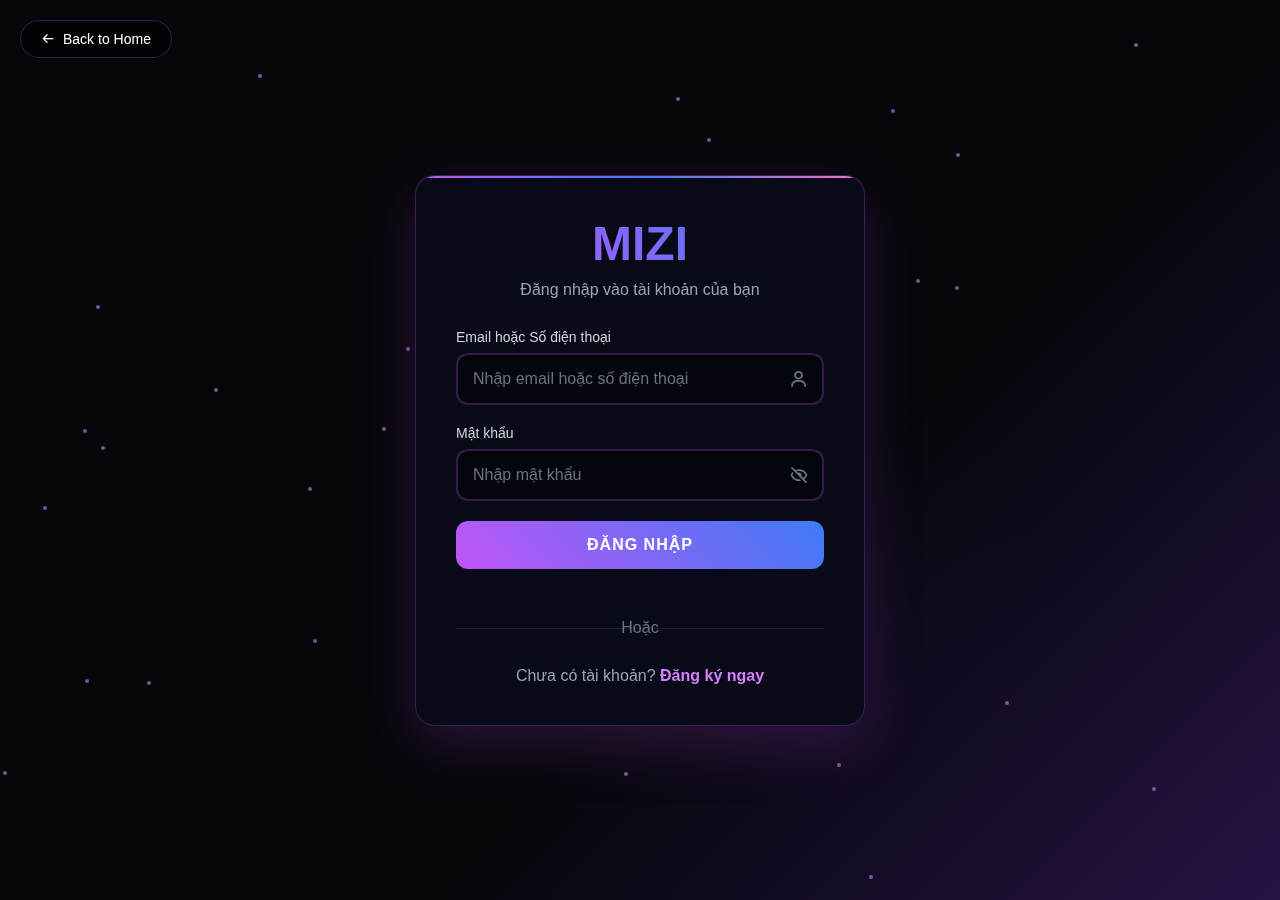
<file: video.html>
<!DOCTYPE html>
<html lang="en">
<head>
    <meta charset="UTF-8">
    <meta name="viewport" content="width=device-width, initial-scale=1.0">
    <title>SHYRED - Video Hub</title>
    <link rel="stylesheet" href="styles.css">
    <link rel="stylesheet" href="video-styles.css">
    <!-- Boxicons CDN -->
    <link href='https://unpkg.com/boxicons@2.1.4/css/boxicons.min.css' rel='stylesheet'>
</head>
<body>
    <div class="container">
        <!-- Background Effects -->
        <div class="background-gradient"></div>
        <div class="particles-container" id="particles"></div>

        <!-- Navigation -->
        <nav class="navigation">
            <div class="nav-content">
                <div class="logo">SHYRED</div>
                <div class="nav-links">
                    <a href="index.html" class="nav-link">HOME</a>
                    <a href="video.html" class="nav-link active">VIDEO</a>
                    <a href="marketplace.html" class="nav-link">MARKETPLACE</a>
                    <a href="chatting.html" class="nav-link">CHATTING</a>
                </div>
                <div class="nav-user">
                    <a href="profile.html" class="user-avatar-link" id="userAvatarLink" title="Đi tới Profile">
                        <img class="nav-user-avatar" id="navUserAvatar" src="" alt="User Avatar">
                        <span class="user-name" id="navUserName">User</span>
                    </a>
                </div>
            </div>
        </nav>

        <!-- Sidebar -->
        <div class="sidebar">
            <div class="sidebar-content">
                <div class="sidebar-letter">B</div>
                <div class="sidebar-letter">I</div>
                <div class="sidebar-letter">L</div>
                <div class="sidebar-letter">E</div>
                <div class="sidebar-letter">R</div>
            </div>
        </div>

        <!-- Main Content -->
        <div class="video-main-content">
            <!-- Video Upload Section -->
            <div class="upload-section">
                <div class="upload-header">
                    <h1 class="page-title">MEDIA HUB</h1>
                    <div class="upload-buttons">
                        <button class="btn btn-primary upload-btn" id="showVideoForm">
                            <i class='bx bx-video upload-icon'></i>
                            ADD VIDEO
                        </button>
                        <button class="btn btn-secondary upload-btn" id="showImageForm">
                            <i class='bx bx-image upload-icon'></i>
                            ADD IMAGE
                        </button>
                    </div>
                </div>

                <!-- Video Upload Form -->
                <div class="upload-form" id="videoUploadForm">
                    <div class="form-container">
                        <h3>Upload New Video</h3>
                        <form id="videoForm">
                            <div class="form-group">
                                <label for="videoFile">Video File:</label>
                                <input type="file" id="videoFile" accept="video/*" required>
                                <div class="file-input-custom">
                                    <span class="file-text">Choose video file...</span>
                                    <span class="file-btn">Browse</span>
                                </div>
                            </div>

                            <div class="form-group">
                                <label for="videoTitle">Video Title:</label>
                                <input type="text" id="videoTitle" placeholder="Enter video title..." required>
                            </div>

                            <div class="form-group">
                                <label for="videoDescription">Description (Optional):</label>
                                <textarea id="videoDescription" placeholder="Describe your video..."></textarea>
                            </div>

                            <div class="form-actions">
                                <button type="submit" class="btn btn-primary">UPLOAD VIDEO</button>
                                <button type="button" class="btn btn-secondary" id="cancelVideoUpload">CANCEL</button>
                            </div>
                        </form>
                    </div>
                </div>

                <!-- Image Upload Form -->
                <div class="upload-form" id="imageUploadForm" style="display: none;">
                    <div class="form-container">
                        <h3>Upload New Image</h3>
                        <form id="imageForm">
                            <div class="form-group">
                                <label for="imageFile">Image File:</label>
                                <input type="file" id="imageFile" accept="image/*" required>
                                <div class="file-input-custom">
                                    <span class="file-text">Choose image file...</span>
                                    <span class="file-btn">Browse</span>
                                </div>
                            </div>

                            <div class="form-group">
                                <label for="imageTitle">Image Title:</label>
                                <input type="text" id="imageTitle" placeholder="Enter image title..." required>
                            </div>

                            <div class="form-group">
                                <label for="imageDescription">Description (Optional):</label>
                                <textarea id="imageDescription" placeholder="Describe your image..."></textarea>
                            </div>

                            <div class="form-actions">
                                <button type="submit" class="btn btn-primary">UPLOAD IMAGE</button>
                                <button type="button" class="btn btn-secondary" id="cancelImageUpload">CANCEL</button>
                            </div>
                        </form>
                    </div>
                </div>
            </div>

            <!-- Video List Section -->
            <div class="video-list-section">
                <!-- Search and Filter -->
                <div class="search-filter-section">
                    <div class="search-wrapper">
                        <i class='bx bx-search search-icon'></i>
                        <input type="text" class="search-input" id="searchInput" placeholder="Search videos...">
                    </div>
                    <div class="filter-buttons">
                        <button class="filter-btn active" data-filter="all">
                            <i class='bx bx-folder filter-icon'></i>
                            All
                        </button>
                        <button class="filter-btn" data-filter="favorites">
                            <i class='bx bx-heart filter-icon'></i>
                            Favorites
                        </button>
                    </div>
                </div>

                <!-- Bulk Actions -->
                <div class="bulk-actions" id="bulkActions">
                    <div class="bulk-info">
                        <span id="selectedCount">0</span> videos selected
                    </div>
                    <div class="bulk-buttons">
                        <button class="bulk-btn" id="bulkFavorite">Add to Favorites</button>
                        <button class="bulk-btn" id="bulkUnfavorite">Remove from Favorites</button>
                        <button class="bulk-btn danger" id="bulkDelete">Delete Selected</button>
                        <button class="bulk-btn" id="cancelBulk">Cancel</button>
                    </div>
                </div>

                <!-- Sort Controls -->
                <div class="sort-controls">
                    <div class="sort-options">
                        <span class="sort-label">Sort by:</span>
                        <button class="sort-btn active" data-sort="newest">Newest First</button>
                        <button class="sort-btn" data-sort="oldest">Oldest First</button>
                        <button class="sort-btn" data-sort="title">A-Z</button>
                        <button class="sort-btn" data-sort="favorites">Favorites First</button>
                    </div>
                    <div class="video-count">
                        <span id="videoCount">0 videos</span>
                    </div>
                </div>

                <!-- Video Grid -->
                <div class="video-grid" id="videoGrid">
                    <!-- Videos will be dynamically added here -->
                </div>

                <!-- Empty State -->
                <div class="empty-state" id="emptyState">
                    <div class="empty-icon"><i class='bx bx-video'></i></div>
                    <h3>No videos yet</h3>
                    <p>Start by uploading your first video to the SHYRED hub</p>
                    <button class="btn btn-primary" onclick="document.getElementById('showUploadForm').click()">
                        UPLOAD FIRST VIDEO
                    </button>
                </div>
            </div>
        </div>

        <!-- Video Player Modal -->
        <div class="video-modal" id="videoModal">
            <div class="modal-content">
                <button class="close-modal" id="closeModal"><i class='bx bx-x'></i></button>
                <video controls class="modal-video" id="modalVideo">
                    Your browser does not support the video tag.
                </video>
                <div class="modal-info">
                    <div class="modal-header">
                        <div class="modal-avatar">
                            <img id="modalAvatar" src="" alt="User Avatar">
                        </div>
                        <div class="modal-details">
                            <h3 id="modalTitle"></h3>
                            <p id="modalDate"></p>
                        </div>
                    </div>
                    <p id="modalDescription"></p>
                </div>
            </div>
        </div>

        <!-- Edit Video Modal -->
        <div class="edit-modal" id="editModal">
            <div class="edit-modal-content">
                <div class="edit-modal-header">
                    <h3 class="edit-modal-title">Edit Video</h3>
                    <button class="close-modal" id="closeEditModal"><i class='bx bx-x'></i></button>
                </div>
                <div class="edit-modal-body">
                    <form id="editVideoForm">
                        <div class="form-group">
                            <label for="editVideoTitle">Video Title:</label>
                            <input type="text" id="editVideoTitle" required>
                        </div>

                        <div class="form-group">
                            <label for="editVideoDescription">Description:</label>
                            <textarea id="editVideoDescription" placeholder="Describe your video..."></textarea>
                        </div>

                        <div class="form-group">
                            <label for="editUserAvatar">Change Avatar:</label>
                            <input type="file" id="editUserAvatar" accept="image/*">
                            <div class="file-input-custom">
                                <span class="file-text">Choose new avatar image...</span>
                                <span class="file-btn">Browse</span>
                            </div>
                        </div>

                        <div class="form-actions">
                            <button type="submit" class="btn btn-primary">SAVE CHANGES</button>
                            <button type="button" class="btn btn-secondary" id="cancelEdit">CANCEL</button>
                        </div>
                    </form>
                </div>
            </div>
        </div>

        <!-- Confirmation Dialog -->
        <div class="confirmation-dialog" id="confirmationDialog">
            <div class="confirmation-content">
                <div class="confirmation-icon"><i class='bx bx-error-circle'></i></div>
                <h3 class="confirmation-title" id="confirmationTitle">Confirm Action</h3>
                <p class="confirmation-message" id="confirmationMessage">Are you sure you want to proceed?</p>
                <div class="confirmation-actions">
                    <button class="btn btn-danger" id="confirmAction">YES, DELETE</button>
                    <button class="btn btn-secondary" id="cancelAction">CANCEL</button>
                </div>
            </div>
        </div>

        <!-- Additional glow effects -->
        <div class="glow-effect glow-purple"></div>
        <div class="glow-effect glow-blue"></div>
    </div>

    <script src="script.js"></script>
    <script>
        // Check authentication before loading video features
        function checkAuthentication() {
            const currentUser = JSON.parse(localStorage.getItem('shyred_current_user') || 'null');
            if (!currentUser) {
                // Redirect to login with return URL
                alert('Bạn cần đăng nhập để truy cập trang VIDEO!');
                window.location.href = 'login.html?returnUrl=' + encodeURIComponent(window.location.href);
                return false;
            }
            return true;
        }

        // Initialize user avatar navigation
        function initUserAvatar() {
            const currentUser = JSON.parse(localStorage.getItem('shyred_current_user') || 'null');
            const navUserAvatar = document.getElementById('navUserAvatar');
            const navUserName = document.getElementById('navUserName');
            const userAvatarLink = document.getElementById('userAvatarLink');

            if (currentUser && navUserAvatar && navUserName) {
                navUserAvatar.src = currentUser.avatar || getDefaultAvatar();
                navUserName.textContent = currentUser.username;
                userAvatarLink.style.display = 'flex';
            } else if (userAvatarLink) {
                userAvatarLink.style.display = 'none';
            }
        }

        function getDefaultAvatar() {
            return '[data-uri]';
        }

        // Check auth when page loads
        document.addEventListener('DOMContentLoaded', function() {
            if (!checkAuthentication()) {
                return;
            }
            initUserAvatar();
        });
    </script>
    <script src="video-script.js"></script>
    <script>
        // Load and apply saved theme
        function loadSavedTheme() {
            const currentUser = JSON.parse(localStorage.getItem('shyred_current_user') || 'null');
            if (currentUser && currentUser.settings && currentUser.settings.theme) {
                const theme = currentUser.settings.theme;
                applyTheme(theme);
                console.log('Applied saved theme in video page:', theme);
            }
        }

        // Apply theme to page
        function applyTheme(theme) {
            const root = document.documentElement;
            root.style.setProperty('--cyber-purple', theme.primaryColor);
            root.style.setProperty('--cyber-blue', theme.secondaryColor);
            root.style.setProperty('--cyber-pink', theme.accentColor);
            root.style.setProperty('--cyber-glow', theme.primaryColor);

            // Update glow effects manually
            const glowPurple = document.querySelector('.glow-purple');
            const glowBlue = document.querySelector('.glow-blue');

            if (glowPurple) {
                const rgb = hexToRgb(theme.primaryColor);
                glowPurple.style.background = `rgba(${rgb}, 0.1)`;
            }
            if (glowBlue) {
                const rgb = hexToRgb(theme.secondaryColor);
                glowBlue.style.background = `rgba(${rgb}, 0.1)`;
            }
        }

        // Helper function to convert hex to rgb
        function hexToRgb(hex) {
            const result = /^#?([a-f\d]{2})([a-f\d]{2})([a-f\d]{2})$/i.exec(hex);
            return result ?
                `${parseInt(result[1], 16)}, ${parseInt(result[2], 16)}, ${parseInt(result[3], 16)}` :
                '180, 71, 235';
        }

        // Load theme when page loads
        document.addEventListener('DOMContentLoaded', function() {
            loadSavedTheme();
        });
    </script>
</body>
</html>
</file>
<file: video-styles.css>
/* Video Page Specific Styles */

.video-main-content {
    position: relative;
    z-index: 10;
    padding: 48px 32px 48px 100px;
    min-height: 100vh;
}

/* Upload Section */
.upload-section {
    margin-bottom: 48px;
}

.upload-header {
    display: flex;
    justify-content: space-between;
    align-items: center;
    margin-bottom: 32px;
}

.page-title {
    font-size: 64px;
    font-weight: 900;
    background: linear-gradient(to right, var(--cyber-purple), var(--cyber-pink), var(--cyber-blue));
    background-clip: text;
    -webkit-background-clip: text;
    -webkit-text-fill-color: transparent;
    line-height: 1;
    letter-spacing: -2px;
}

.upload-buttons {
    display: flex;
    gap: 16px;
}

.upload-btn {
    display: flex;
    align-items: center;
    gap: 8px;
    padding: 16px 32px;
    font-size: 18px;
    font-weight: bold;
    background: linear-gradient(45deg, var(--cyber-purple), var(--cyber-blue));
    border: none;
    border-radius: 12px;
    color: white;
    cursor: pointer;
    transition: all 0.3s ease;
    box-shadow: 0 8px 32px rgba(180, 71, 235, 0.3);
}

.upload-btn.btn-secondary {
    background: linear-gradient(45deg, var(--cyber-pink), var(--cyber-purple));
}

.upload-btn:hover {
    transform: translateY(-2px);
    box-shadow: 0 12px 48px rgba(180, 71, 235, 0.5);
}

.upload-icon {
    font-size: 24px;
    font-weight: bold;
}

/* Upload Form */
.upload-form {
    display: none;
    margin-bottom: 32px;
}

.upload-form.active {
    display: block;
    animation: slideDown 0.3s ease;
}

.form-container {
    background: rgba(10, 11, 26, 0.8);
    backdrop-filter: blur(10px);
    border: 1px solid rgba(180, 71, 235, 0.3);
    border-radius: 16px;
    padding: 32px;
    max-width: 600px;
}

.form-container h3 {
    color: var(--cyber-glow);
    margin-bottom: 24px;
    font-size: 24px;
    font-weight: bold;
}

.form-group {
    margin-bottom: 24px;
}

.form-group label {
    display: block;
    color: #d1d5db;
    margin-bottom: 8px;
    font-weight: 500;
}

.form-group input[type="text"],
.form-group textarea {
    width: 100%;
    background: rgba(0, 0, 0, 0.3);
    border: 1px solid rgba(180, 71, 235, 0.3);
    border-radius: 8px;
    padding: 12px 16px;
    color: white;
    font-size: 16px;
    transition: border-color 0.3s ease;
}

.form-group input[type="text"]:focus,
.form-group textarea:focus {
    outline: none;
    border-color: var(--cyber-glow);
    box-shadow: 0 0 0 2px rgba(180, 71, 235, 0.2);
}

.form-group textarea {
    min-height: 100px;
    resize: vertical;
}

.form-group input[type="file"] {
    display: none;
}

.file-input-custom {
    display: flex;
    align-items: center;
    background: rgba(0, 0, 0, 0.3);
    border: 1px solid rgba(180, 71, 235, 0.3);
    border-radius: 8px;
    overflow: hidden;
    cursor: pointer;
    transition: border-color 0.3s ease;
}

.file-input-custom:hover {
    border-color: var(--cyber-glow);
}

.file-text {
    flex: 1;
    padding: 12px 16px;
    color: #9ca3af;
}

.file-btn {
    background: var(--cyber-purple);
    color: white;
    padding: 12px 20px;
    font-weight: 500;
    transition: background-color 0.3s ease;
}

.file-btn:hover {
    background: var(--cyber-blue);
}

.form-actions {
    display: flex;
    gap: 16px;
    margin-top: 32px;
}

/* Sort Controls */
.sort-controls {
    display: flex;
    justify-content: space-between;
    align-items: center;
    margin-bottom: 32px;
    padding: 16px 0;
    border-bottom: 1px solid rgba(180, 71, 235, 0.2);
}

.sort-options {
    display: flex;
    align-items: center;
    gap: 16px;
}

.sort-label {
    color: #d1d5db;
    font-weight: 500;
}

.sort-btn {
    background: transparent;
    border: 1px solid rgba(180, 71, 235, 0.3);
    border-radius: 8px;
    color: #9ca3af;
    padding: 8px 16px;
    cursor: pointer;
    transition: all 0.3s ease;
    font-size: 14px;
}

.sort-btn:hover,
.sort-btn.active {
    background: var(--cyber-purple);
    color: white;
    border-color: var(--cyber-purple);
}

.video-count {
    color: #9ca3af;
    font-size: 14px;
}

/* Search and Filter Section */
.search-filter-section {
    margin-bottom: 32px;
    display: flex;
    gap: 16px;
    align-items: center;
    flex-wrap: wrap;
}

.search-input {
    flex: 1;
    min-width: 300px;
    background: rgba(0, 0, 0, 0.3);
    border: 1px solid rgba(180, 71, 235, 0.3);
    border-radius: 12px;
    padding: 12px 16px 12px 48px;
    color: white;
    font-size: 16px;
    transition: border-color 0.3s ease;
    position: relative;
}

.search-input:focus {
    outline: none;
    border-color: var(--cyber-glow);
    box-shadow: 0 0 0 2px rgba(180, 71, 235, 0.2);
}

.search-wrapper {
    position: relative;
    flex: 1;
    min-width: 300px;
}

.search-icon {
    position: absolute;
    left: 16px;
    top: 50%;
    transform: translateY(-50%);
    color: #9ca3af;
    font-size: 18px;
    z-index: 1;
}

.filter-buttons {
    display: flex;
    gap: 8px;
}

.filter-btn {
    background: rgba(0, 0, 0, 0.3);
    border: 1px solid rgba(180, 71, 235, 0.3);
    border-radius: 8px;
    color: #9ca3af;
    padding: 8px 16px;
    cursor: pointer;
    transition: all 0.3s ease;
    font-size: 14px;
    display: flex;
    align-items: center;
    gap: 8px;
}

.filter-btn:hover,
.filter-btn.active {
    background: var(--cyber-purple);
    color: white;
    border-color: var(--cyber-purple);
}

.filter-btn .filter-icon {
    font-size: 16px;
}

/* Video Grid */
.video-grid {
    display: grid;
    grid-template-columns: repeat(auto-fill, minmax(320px, 1fr));
    gap: 24px;
    margin-bottom: 48px;
}

.video-card {
    background: rgba(10, 11, 26, 0.6);
    backdrop-filter: blur(10px);
    border: 1px solid rgba(180, 71, 235, 0.2);
    border-radius: 16px;
    overflow: hidden;
    transition: all 0.3s ease;
    cursor: pointer;
    position: relative;
}

.video-card:hover {
    transform: translateY(-4px);
    border-color: var(--cyber-glow);
    box-shadow: 0 12px 48px rgba(180, 71, 235, 0.3);
}

.video-card.favorite {
    border-color: var(--cyber-pink);
    box-shadow: 0 0 20px rgba(233, 99, 188, 0.3);
}

.video-card-menu {
    position: absolute;
    top: 8px;
    right: 8px;
    z-index: 5;
}

.menu-trigger {
    width: 32px;
    height: 32px;
    background: rgba(0, 0, 0, 0.7);
    border: none;
    border-radius: 50%;
    color: white;
    cursor: pointer;
    display: flex;
    align-items: center;
    justify-content: center;
    font-size: 16px;
    transition: all 0.3s ease;
    opacity: 0;
}

.video-card:hover .menu-trigger {
    opacity: 1;
}

.menu-trigger:hover {
    background: var(--cyber-purple);
    transform: scale(1.1);
}

.dropdown-menu {
    position: absolute;
    top: 100%;
    right: 0;
    background: rgba(10, 11, 26, 0.95);
    backdrop-filter: blur(10px);
    border: 1px solid rgba(180, 71, 235, 0.3);
    border-radius: 8px;
    min-width: 180px;
    box-shadow: 0 8px 32px rgba(0, 0, 0, 0.5);
    z-index: 1000;
    display: none;
    overflow: hidden;
}

.dropdown-menu.active {
    display: block;
    animation: fadeInScale 0.2s ease;
}

.dropdown-item {
    display: flex;
    align-items: center;
    gap: 12px;
    padding: 12px 16px;
    color: #d1d5db;
    text-decoration: none;
    transition: all 0.3s ease;
    cursor: pointer;
    font-size: 14px;
    border: none;
    background: none;
    width: 100%;
    text-align: left;
}

.dropdown-item:hover {
    background: rgba(180, 71, 235, 0.2);
    color: white;
}

.dropdown-item.danger:hover {
    background: rgba(239, 68, 68, 0.2);
    color: #f87171;
}

.dropdown-item-icon {
    font-size: 16px;
    width: 16px;
    text-align: center;
}

.video-stats {
    position: absolute;
    bottom: 8px;
    right: 8px;
    background: rgba(0, 0, 0, 0.8);
    color: white;
    padding: 4px 8px;
    border-radius: 4px;
    font-size: 12px;
    font-weight: 500;
}

.favorite-indicator {
    position: absolute;
    top: 8px;
    left: 8px;
    color: var(--cyber-pink);
    font-size: 20px;
    text-shadow: 0 0 10px var(--cyber-pink);
    z-index: 3;
    opacity: 0;
    transition: opacity 0.3s ease;
}

.video-card.favorite .favorite-indicator {
    opacity: 1;
}

.video-thumbnail {
    position: relative;
    width: 100%;
    height: 180px;
    background: #000;
    overflow: hidden;
}

.video-thumbnail video {
    width: 100%;
    height: 100%;
    object-fit: cover;
}

.play-overlay {
    position: absolute;
    inset: 0;
    display: flex;
    align-items: center;
    justify-content: center;
    background: rgba(0, 0, 0, 0.4);
    opacity: 0;
    transition: opacity 0.3s ease;
}

.video-card:hover .play-overlay {
    opacity: 1;
}

.play-button {
    width: 60px;
    height: 60px;
    background: var(--cyber-glow);
    border-radius: 50%;
    display: flex;
    align-items: center;
    justify-content: center;
    color: #000;
    font-size: 24px;
    border: none;
    cursor: pointer;
    transition: all 0.3s ease;
}

.play-button:hover {
    transform: scale(1.1);
    box-shadow: 0 0 30px var(--cyber-glow);
}

.video-info {
    padding: 16px;
}

.video-header {
    display: flex;
    gap: 12px;
    margin-bottom: 8px;
}

.video-avatar {
    width: 40px;
    height: 40px;
    border-radius: 50%;
    overflow: hidden;
    flex-shrink: 0;
    border: 2px solid var(--cyber-purple);
}

.video-avatar img {
    width: 100%;
    height: 100%;
    object-fit: cover;
}

.video-details {
    flex: 1;
    min-width: 0;
}

.video-title {
    color: white;
    font-weight: 600;
    font-size: 16px;
    margin-bottom: 4px;
    display: -webkit-box;
    -webkit-box-orient: vertical;
    overflow: hidden;
}

.video-date {
    color: #9ca3af;
    font-size: 12px;
}

.video-description {
    color: #9ca3af;
    font-size: 14px;
    line-height: 1.4;
    margin-top: 8px;
    display: -webkit-box;
    -webkit-box-orient: vertical;
    overflow: hidden;
}

/* Empty State */
.empty-state {
    text-align: center;
    padding: 64px 32px;
    color: #9ca3af;
}

.empty-icon {
    font-size: 64px;
    margin-bottom: 16px;
    opacity: 0.5;
}

.empty-icon i {
    font-size: 64px;
    color: var(--cyber-glow);
}

.empty-state h3 {
    color: white;
    margin-bottom: 8px;
    font-size: 24px;
}

.empty-state p {
    margin-bottom: 24px;
    font-size: 16px;
}

/* Video Modal */
.video-modal {
    display: none;
    position: fixed;
    inset: 0;
    background: rgba(0, 0, 0, 0.9);
    z-index: 1000;
    backdrop-filter: blur(10px);
}

.video-modal.active {
    display: flex;
    align-items: center;
    justify-content: center;
    animation: fadeIn 0.3s ease;
}

.modal-content {
    background: rgba(10, 11, 26, 0.95);
    border: 1px solid rgba(180, 71, 235, 0.3);
    border-radius: 16px;
    max-width: 90vw;
    max-height: 90vh;
    overflow: hidden;
    position: relative;
}

.close-modal {
    position: absolute;
    top: 16px;
    right: 16px;
    background: rgba(0, 0, 0, 0.7);
    border: none;
    color: white;
    font-size: 24px;
    width: 40px;
    height: 40px;
    border-radius: 50%;
    cursor: pointer;
    z-index: 10;
    transition: all 0.3s ease;
}

.close-modal:hover {
    background: var(--cyber-purple);
    transform: scale(1.1);
}

.modal-video {
    width: 100%;
    max-width: 800px;
    height: auto;
    display: block;
}

.modal-info {
    padding: 24px;
    background: rgba(10, 11, 26, 0.8);
}

.modal-header {
    display: flex;
    gap: 16px;
    margin-bottom: 16px;
}

.modal-avatar {
    width: 50px;
    height: 50px;
    border-radius: 50%;
    overflow: hidden;
    flex-shrink: 0;
    border: 2px solid var(--cyber-purple);
}

.modal-avatar img {
    width: 100%;
    height: 100%;
    object-fit: cover;
}

.modal-details h3 {
    color: white;
    font-size: 20px;
    margin-bottom: 4px;
}

.modal-details p {
    color: #9ca3af;
    font-size: 14px;
}

.modal-info > p {
    color: #d1d5db;
    line-height: 1.6;
}

/* Edit Modal */
.edit-modal {
    display: none;
    position: fixed;
    inset: 0;
    background: rgba(0, 0, 0, 0.8);
    z-index: 2000;
    backdrop-filter: blur(10px);
}

.edit-modal.active {
    display: flex;
    align-items: center;
    justify-content: center;
    animation: fadeIn 0.3s ease;
}

.edit-modal-content {
    background: rgba(10, 11, 26, 0.95);
    border: 1px solid rgba(180, 71, 235, 0.3);
    border-radius: 16px;
    width: 90%;
    max-width: 600px;
    max-height: 90vh;
    overflow-y: auto;
    position: relative;
}

.edit-modal-header {
    padding: 24px 24px 0;
    display: flex;
    justify-content: space-between;
    align-items: center;
}

.edit-modal-title {
    color: var(--cyber-glow);
    font-size: 24px;
    font-weight: bold;
}

.edit-modal-body {
    padding: 24px;
}

/* Confirmation Dialog */
.confirmation-dialog {
    display: none;
    position: fixed;
    inset: 0;
    background: rgba(0, 0, 0, 0.9);
    z-index: 3000;
    backdrop-filter: blur(10px);
}

.confirmation-dialog.active {
    display: flex;
    align-items: center;
    justify-content: center;
    animation: fadeIn 0.3s ease;
}

.confirmation-content {
    background: rgba(10, 11, 26, 0.95);
    border: 1px solid rgba(239, 68, 68, 0.5);
    border-radius: 16px;
    padding: 32px;
    max-width: 400px;
    text-align: center;
}

.confirmation-icon {
    font-size: 48px;
    color: #f87171;
    margin-bottom: 16px;
}

.confirmation-icon i {
    font-size: 48px;
}

.confirmation-title {
    color: white;
    font-size: 20px;
    font-weight: bold;
    margin-bottom: 8px;
}

.confirmation-message {
    color: #d1d5db;
    margin-bottom: 24px;
    line-height: 1.5;
}

.confirmation-actions {
    display: flex;
    gap: 16px;
    justify-content: center;
}

.btn-danger {
    background: linear-gradient(45deg, #ef4444, #dc2626);
    color: white;
    border: none;
}

.btn-danger:hover {
    background: linear-gradient(45deg, #dc2626, #b91c1c);
    transform: scale(1.05);
    box-shadow: 0 8px 32px rgba(239, 68, 68, 0.4);
}

/* Bulk Actions */
.bulk-actions {
    display: none;
    align-items: center;
    gap: 16px;
    padding: 16px;
    background: rgba(10, 11, 26, 0.8);
    border: 1px solid rgba(180, 71, 235, 0.3);
    border-radius: 12px;
    margin-bottom: 24px;
}

.bulk-actions.active {
    display: flex;
    animation: slideDown 0.3s ease;
}

.bulk-info {
    color: #d1d5db;
    font-weight: 500;
}

.bulk-buttons {
    display: flex;
    gap: 12px;
}

.bulk-btn {
    padding: 8px 16px;
    border: 1px solid rgba(180, 71, 235, 0.3);
    border-radius: 8px;
    background: transparent;
    color: #d1d5db;
    cursor: pointer;
    transition: all 0.3s ease;
    font-size: 14px;
}

.bulk-btn:hover {
    background: var(--cyber-purple);
    color: white;
    border-color: var(--cyber-purple);
}

.bulk-btn.danger:hover {
    background: #ef4444;
    border-color: #ef4444;
}

.video-checkbox {
    position: absolute;
    top: 8px;
    left: 8px;
    z-index: 10;
    opacity: 0;
    transition: opacity 0.3s ease;
}

.video-card:hover .video-checkbox,
.video-card.selected .video-checkbox {
    opacity: 1;
}

.video-checkbox input[type="checkbox"] {
    appearance: none;
    width: 20px;
    height: 20px;
    border: 2px solid rgba(255, 255, 255, 0.5);
    border-radius: 4px;
    background: rgba(0, 0, 0, 0.7);
    cursor: pointer;
    position: relative;
    transition: all 0.3s ease;
}

.video-checkbox input[type="checkbox"]:checked {
    background: var(--cyber-glow);
    border-color: var(--cyber-glow);
}

.video-checkbox input[type="checkbox"]:checked::after {
    content: '✓';
    position: absolute;
    top: 50%;
    left: 50%;
    transform: translate(-50%, -50%);
    color: #000;
    font-weight: bold;
    font-size: 12px;
}

.video-card.selected {
    border-color: var(--cyber-glow);
    box-shadow: 0 0 20px rgba(180, 71, 235, 0.5);
}

/* Animations */
@keyframes slideDown {
    from {
        opacity: 0;
        transform: translateY(-20px);
    }
    to {
        opacity: 1;
        transform: translateY(0);
    }
}

@keyframes fadeIn {
    from {
        opacity: 0;
    }
    to {
        opacity: 1;
    }
}

@keyframes fadeInScale {
    from {
        opacity: 0;
        transform: scale(0.95);
    }
    to {
        opacity: 1;
        transform: scale(1);
    }
}

/* Responsive Design */
@media (max-width: 1024px) {
    .video-main-content {
        padding: 48px 32px;
    }
    
    .page-title {
        font-size: 48px;
    }
    
    .upload-header {
        flex-direction: column;
        gap: 24px;
        align-items: stretch;
    }
    
    .video-grid {
        grid-template-columns: repeat(auto-fill, minmax(280px, 1fr));
        gap: 16px;
    }
}

@media (max-width: 768px) {
    .page-title {
        font-size: 36px;
        text-align: center;
    }
    
    .sort-controls {
        flex-direction: column;
        gap: 16px;
        align-items: stretch;
    }
    
    .sort-options {
        justify-content: center;
    }
    
    .video-grid {
        grid-template-columns: 1fr;
    }
    
    .form-actions {
        flex-direction: column;
    }
    
    .modal-content {
        margin: 16px;
        max-width: none;
    }
}

@media (max-width: 480px) {
    .video-main-content {
        padding: 24px 16px;
    }
    
    .form-container {
        padding: 20px;
    }
    
    .upload-btn {
        width: 100%;
        justify-content: center;
    }
}

/* Image overlay styles */
.image-overlay {
    position: absolute;
    top: 10px;
    right: 10px;
    background: rgba(0, 0, 0, 0.7);
    padding: 5px 8px;
    border-radius: 12px;
    backdrop-filter: blur(10px);
}

.media-type-badge {
    color: white;
    font-size: 14px;
}

.media-type-badge i {
    color: var(--cyber-purple);
}

/* Media interaction stats */
.media-interactions {
    display: flex;
    gap: 15px;
    margin-top: 8px;
    padding-top: 8px;
    border-top: 1px solid rgba(255, 255, 255, 0.1);
}

.interaction-stat {
    display: flex;
    align-items: center;
    gap: 4px;
    font-size: 12px;
    color: #9ca3af;
}

.interaction-stat i {
    font-size: 14px;
    color: var(--cyber-purple);
}

.video-username {
    font-size: 11px;
    color: var(--cyber-glow);
    margin-top: 2px;
}

/* Enhanced Media Display */
.media-card {
    background: rgba(0, 0, 0, 0.3);
    border-radius: 12px;
    overflow: hidden;
    border: 1px solid rgba(180, 71, 235, 0.2);
    transition: all 0.3s ease;
    height: auto;
    min-height: 400px;
}

.media-card:hover {
    border-color: var(--cyber-glow);
    box-shadow: 0 8px 32px rgba(180, 71, 235, 0.3);
}

.image-card {
    min-height: 450px;
}

.video-card {
    min-height: 400px;
}

.media-thumbnail {
    position: relative;
    width: 100%;
    height: 250px;
    overflow: hidden;
}

.image-container, .video-container {
    position: relative;
    width: 100%;
    height: 100%;
}

.media-content {
    width: 100%;
    height: 100%;
    object-fit: cover;
    transition: transform 0.3s ease;
}

.media-thumbnail:hover .media-content {
    transform: scale(1.05);
}

.image-actions {
    position: absolute;
    bottom: 10px;
    right: 10px;
    display: flex;
    gap: 8px;
    opacity: 0;
    transition: opacity 0.3s ease;
}

.image-post-container:hover .image-actions {
    opacity: 1;
}

.image-action-btn {
    background: rgba(0, 0, 0, 0.7);
    border: none;
    border-radius: 50%;
    width: 35px;
    height: 35px;
    color: white;
    cursor: pointer;
    display: flex;
    align-items: center;
    justify-content: center;
    transition: all 0.3s ease;
    backdrop-filter: blur(10px);
}

.image-action-btn:hover {
    background: var(--cyber-purple);
    transform: scale(1.1);
}

.image-action-btn i {
    font-size: 16px;
}

/* Facebook-style image grid for multiple images */
.image-grid {
    display: grid;
    gap: 4px;
    border-radius: 12px;
    overflow: hidden;
    height: 300px;
}

.image-grid.grid-2 {
    grid-template-columns: 1fr 1fr;
}

.image-grid.grid-3 {
    grid-template-columns: 2fr 1fr;
    grid-template-rows: 1fr 1fr;
}

.image-grid.grid-3 .image-item:first-child {
    grid-row: 1 / 3;
}

.image-grid.grid-4 {
    grid-template-columns: 1fr 1fr;
    grid-template-rows: 1fr 1fr;
}

.image-grid.grid-5 {
    grid-template-columns: 2fr 1fr 1fr;
    grid-template-rows: 1fr 1fr;
}

.image-grid.grid-5 .image-item:first-child {
    grid-row: 1 / 3;
}

.image-item {
    position: relative;
    overflow: hidden;
    cursor: pointer;
}

.image-item img {
    width: 100%;
    height: 100%;
    object-fit: cover;
    transition: transform 0.3s ease;
}

.image-item:hover img {
    transform: scale(1.1);
}

.image-count-overlay {
    position: absolute;
    inset: 0;
    background: rgba(0, 0, 0, 0.7);
    display: flex;
    align-items: center;
    justify-content: center;
    color: white;
    font-size: 24px;
    font-weight: bold;
}

/* Media Info and Interactions */
.media-info {
    padding: 15px;
}

.media-header {
    display: flex;
    align-items: center;
    gap: 12px;
    margin-bottom: 12px;
}

.media-avatar {
    width: 40px;
    height: 40px;
    border-radius: 50%;
    overflow: hidden;
    border: 2px solid var(--cyber-purple);
}

.media-avatar img {
    width: 100%;
    height: 100%;
    object-fit: cover;
}

.media-details {
    flex: 1;
}

.media-title {
    font-size: 16px;
    font-weight: 600;
    margin-bottom: 4px;
    color: white;
}

.media-date {
    font-size: 12px;
    color: #9ca3af;
    margin-bottom: 2px;
}

.media-username {
    font-size: 11px;
    color: var(--cyber-glow);
}

.media-description {
    font-size: 14px;
    color: #d1d5db;
    line-height: 1.4;
    margin-bottom: 15px;
}

/* Interaction Buttons */
.media-interaction-buttons {
    display: flex;
    gap: 15px;
    padding-top: 12px;
    border-top: 1px solid rgba(255, 255, 255, 0.1);
}

.interaction-btn {
    display: flex;
    align-items: center;
    gap: 6px;
    background: none;
    border: none;
    color: #9ca3af;
    cursor: pointer;
    padding: 8px 12px;
    border-radius: 20px;
    transition: all 0.3s ease;
    font-size: 14px;
}

.interaction-btn:hover {
    background: rgba(180, 71, 235, 0.2);
    color: var(--cyber-glow);
}

.interaction-btn i {
    font-size: 18px;
}

.like-btn[data-liked="true"] {
    color: #ef4444;
}

.like-btn[data-liked="true"] i {
    animation: heartBeat 0.5s ease;
}

.save-btn[data-saved="true"] {
    color: #fbbf24;
}

@keyframes heartBeat {
    0%, 100% { transform: scale(1); }
    50% { transform: scale(1.2); }
}

/* Media Overlay */
.media-overlay {
    position: absolute;
    top: 10px;
    right: 10px;
    background: rgba(0, 0, 0, 0.7);
    padding: 6px 10px;
    border-radius: 15px;
    backdrop-filter: blur(10px);
}

.media-type-badge {
    color: white;
    font-size: 12px;
    font-weight: 500;
}

/* User Avatar Navigation */
.nav-user {
    margin-left: auto;
}

.user-avatar-link {
    display: flex;
    align-items: center;
    gap: 10px;
    text-decoration: none;
    padding: 8px 15px;
    border-radius: 25px;
    background: rgba(255, 255, 255, 0.1);
    transition: all 0.3s ease;
    border: 2px solid transparent;
}

.user-avatar-link:hover {
    background: rgba(180, 71, 235, 0.2);
    border-color: var(--cyber-glow);
    transform: scale(1.05);
}

.nav-user-avatar {
    width: 35px;
    height: 35px;
    border-radius: 50%;
    object-fit: cover;
    border: 2px solid var(--cyber-glow);
}

.user-name {
    color: var(--cyber-glow);
    font-weight: 500;
    font-size: 14px;
}
</file>
<file: styles.css>
/* Reset and Base Styles */
* {
    margin: 0;
    padding: 0;
    box-sizing: border-box;
}

body {
    font-family: -apple-system, BlinkMacSystemFont, 'Segoe UI', 'Roboto', sans-serif;
    background: #0a0b1a;
    color: white;
    overflow-x: hidden;
}

/* Custom Scrollbar */
::-webkit-scrollbar {
    width: 8px;
}

::-webkit-scrollbar-track {
    background: rgba(0, 0, 0, 0.3);
    border-radius: 4px;
}

::-webkit-scrollbar-thumb {
    background: var(--cyber-purple);
    border-radius: 4px;
    opacity: 0.7;
}

::-webkit-scrollbar-thumb:hover {
    background: var(--cyber-glow);
    opacity: 1;
}

/* Firefox scrollbar */
* {
    scrollbar-width: thin;
    scrollbar-color: var(--cyber-purple) rgba(0, 0, 0, 0.3);
}

/* CSS Variables */
:root {
    --cyber-dark: hsl(230, 25%, 3%);
    --cyber-purple: hsl(280, 90%, 65%);
    --cyber-blue: hsl(220, 90%, 60%);
    --cyber-pink: hsl(320, 85%, 70%);
    --cyber-glow: hsl(280, 100%, 75%);
}

/* Container */
.container {
    min-height: 100vh;
    position: relative;
    overflow: hidden;
}

/* Background Effects */
.background-gradient {
    position: absolute;
    inset: 0;
    background: linear-gradient(135deg, var(--cyber-dark) 0%, var(--cyber-dark) 60%, rgba(147, 51, 234, 0.2) 100%);
    z-index: 1;
}

.particles-container {
    position: absolute;
    inset: 0;
    z-index: 2;
}

.particle {
    position: absolute;
    width: 4px;
    height: 4px;
    background: var(--cyber-glow);
    border-radius: 50%;
    opacity: 0.6;
    animation: pulse-glow 2s ease-in-out infinite alternate;
}

/* Navigation */
.navigation {
    position: relative;
    z-index: 10;
    padding: 24px 32px;
}

.nav-content {
    display: flex;
    justify-content: space-between;
    align-items: center;
}

.logo {
    font-size: 32px;
    font-weight: bold;
    color: var(--cyber-glow);
    text-shadow: 0 0 20px var(--cyber-glow);
}

.nav-links {
    display: flex;
    gap: 48px;
}

.nav-link {
    color: #9ca3af;
    text-decoration: none;
    font-weight: 500;
    font-size: 16px;
    transition: color 0.3s ease;
    letter-spacing: 0.5px;
}

.nav-link:hover,
.nav-link.active {
    color: var(--cyber-glow);
    text-shadow: 0 0 10px var(--cyber-glow);
}

/* Sidebar */
.sidebar {
    position: fixed;
    left: 0;
    top: 50%;
    transform: translateY(-50%);
    z-index: 20;
    background: rgba(10, 11, 26, 0.8);
    backdrop-filter: blur(10px);
    border-right: 1px solid rgba(180, 71, 235, 0.3);
    padding: 32px 16px;
}

.sidebar-content {
    display: flex;
    flex-direction: column;
    gap: 24px;
}

.sidebar-letter {
    color: rgba(255, 255, 255, 0.6);
    font-weight: bold;
    font-size: 18px;
    cursor: pointer;
    transition: color 0.3s ease;
    text-align: center;
}

.sidebar-letter:hover {
    color: var(--cyber-glow);
    text-shadow: 0 0 10px var(--cyber-glow);
}

/* Main Content */
.main-content {
    position: relative;
    z-index: 10;
    padding: 48px 32px 48px 100px;
    display: flex;
    align-items: center;
    justify-content: space-between;
    min-height: 80vh;
}

/* Hero Content */
.hero-content {
    flex: 1;
    max-width: 600px;
}

.hero-title {
    font-size: 90px;
    font-weight: 750;
    margin-bottom: 32px;
    background: linear-gradient(to right, var(--cyber-purple), var(--cyber-pink), var(--cyber-blue));
    background-clip: text;
    -webkit-background-clip: text;
    -webkit-text-fill-color: transparent;
    line-height: 1;
    letter-spacing: -2px;
}

.hero-description {
    color: #d1d5db;
    font-size: 18px;
    line-height: 1.7;
    margin-bottom: 48px;
    max-width: 500px;
}

.highlight-glow {
    color: var(--cyber-glow);
    text-shadow: 0 0 10px var(--cyber-glow);
}

.highlight-purple {
    color: var(--cyber-purple);
    text-shadow: 0 0 10px var(--cyber-purple);
}

/* Action Buttons */
.action-buttons {
    display: flex;
    gap: 24px;
    margin-bottom: 64px;
}

.btn {
    padding: 12px 32px;
    border: none;
    border-radius: 8px;
    font-weight: bold;
    font-size: 18px;
    cursor: pointer;
    transition: all 0.3s ease;
    letter-spacing: 0.5px;
}

.btn-primary {
    background: white;
    color: black;
}

.btn-primary:hover {
    background: #f3f4f6;
    transform: scale(1.05);
    box-shadow: 0 10px 25px rgba(255, 255, 255, 0.2);
}

.btn-secondary {
    background: transparent;
    color: var(--cyber-purple);
    border: 2px solid var(--cyber-purple);
}

.btn-secondary:hover {
    background: var(--cyber-purple);
    color: white;
    transform: scale(1.05);
    box-shadow: 0 10px 25px rgba(180, 71, 235, 0.4);
}

/* Statistics */
.statistics {
    display: flex;
    gap: 48px;
}

.stat-item {
    text-align: center;
}

.stat-number {
    font-size: 48px;
    font-weight: bold;
    color: white;
    margin-bottom: 4px;
    text-shadow: 0 0 20px rgba(255, 255, 255, 0.5);
}

.stat-label {
    color: #9ca3af;
    font-size: 14px;
    font-weight: 500;
    letter-spacing: 0.5px;
}

/* Character Section */
.character-section {
    flex: 1;
    display: flex;
    justify-content: center;
    align-items: center;
}

.character-container {
    position: relative;
}

.character-bg-glow {
    position: absolute;
    inset: 0;
    background: linear-gradient(to right, rgba(180, 71, 235, 0.3), rgba(43, 108, 238, 0.3));
    border-radius: 50%;
    filter: blur(64px);
    scale: 1.1;
}

.character-image-wrapper {
    position: relative;
    width: 384px;
    height: 384px;
    border-radius: 50%;
    overflow: hidden;
    border: 1px solid rgba(180, 71, 235, 0.5);
    animation: float 3s ease-in-out infinite;
}

.character-image {
    width: 100%;
    height: 100%;
    object-fit: cover;
    display: block;
}

.character-outer-glow {
    position: absolute;
    inset: -16px;
    background: linear-gradient(to right, rgba(180, 71, 235, 0.2), rgba(43, 108, 238, 0.2), rgba(233, 99, 188, 0.2));
    border-radius: 50%;
    filter: blur(24px);
}

/* Additional Glow Effects */
.glow-effect {
    position: absolute;
    border-radius: 50%;
    filter: blur(64px);
}

.glow-purple {
    top: 25%;
    left: 25%;
    width: 256px;
    height: 256px;
    background: var(--cyber-purple);
    opacity: 0.1;
}

.glow-blue {
    bottom: 25%;
    right: 25%;
    width: 192px;
    height: 192px;
    background: var(--cyber-blue);
    opacity: 0.1;
}

/* Animations */
@keyframes pulse-glow {
    0% {
        box-shadow: 0 0 5px var(--cyber-glow), 0 0 10px var(--cyber-glow), 0 0 15px var(--cyber-glow);
        opacity: 0.6;
    }
    100% {
        box-shadow: 0 0 10px var(--cyber-glow), 0 0 20px var(--cyber-glow), 0 0 30px var(--cyber-glow);
        opacity: 1;
    }
}

@keyframes float {
    0%, 100% {
        transform: translateY(0px);
    }
    50% {
        transform: translateY(-10px);
    }
}

/* Responsive Design */
@media (max-width: 1024px) {
    .main-content {
        flex-direction: column;
        gap: 48px;
        padding: 48px 32px;
    }
    
    .hero-title {
        font-size: 80px;
    }
    
    .character-image-wrapper {
        width: 300px;
        height: 300px;
    }
}

@media (max-width: 768px) {
    .nav-links {
        gap: 24px;
    }
    
    .nav-link {
        font-size: 14px;
    }
    
    .hero-title {
        font-size: 64px;
        text-align: center;
    }
    
    .hero-description {
        font-size: 16px;
        text-align: center;
    }
    
    .action-buttons {
        justify-content: center;
    }
    
    .statistics {
        justify-content: center;
        gap: 32px;
    }
    
    .sidebar {
        display: none;
    }
    
    .main-content {
        padding: 48px 16px;
    }
}

@media (max-width: 480px) {
    .hero-title {
        font-size: 48px;
    }
    
    .action-buttons {
        flex-direction: column;
        align-items: center;
    }
    
    .statistics {
        flex-direction: column;
        gap: 24px;
    }
    
    .character-image-wrapper {
        width: 250px;
        height: 250px;
    }
}
</file>
